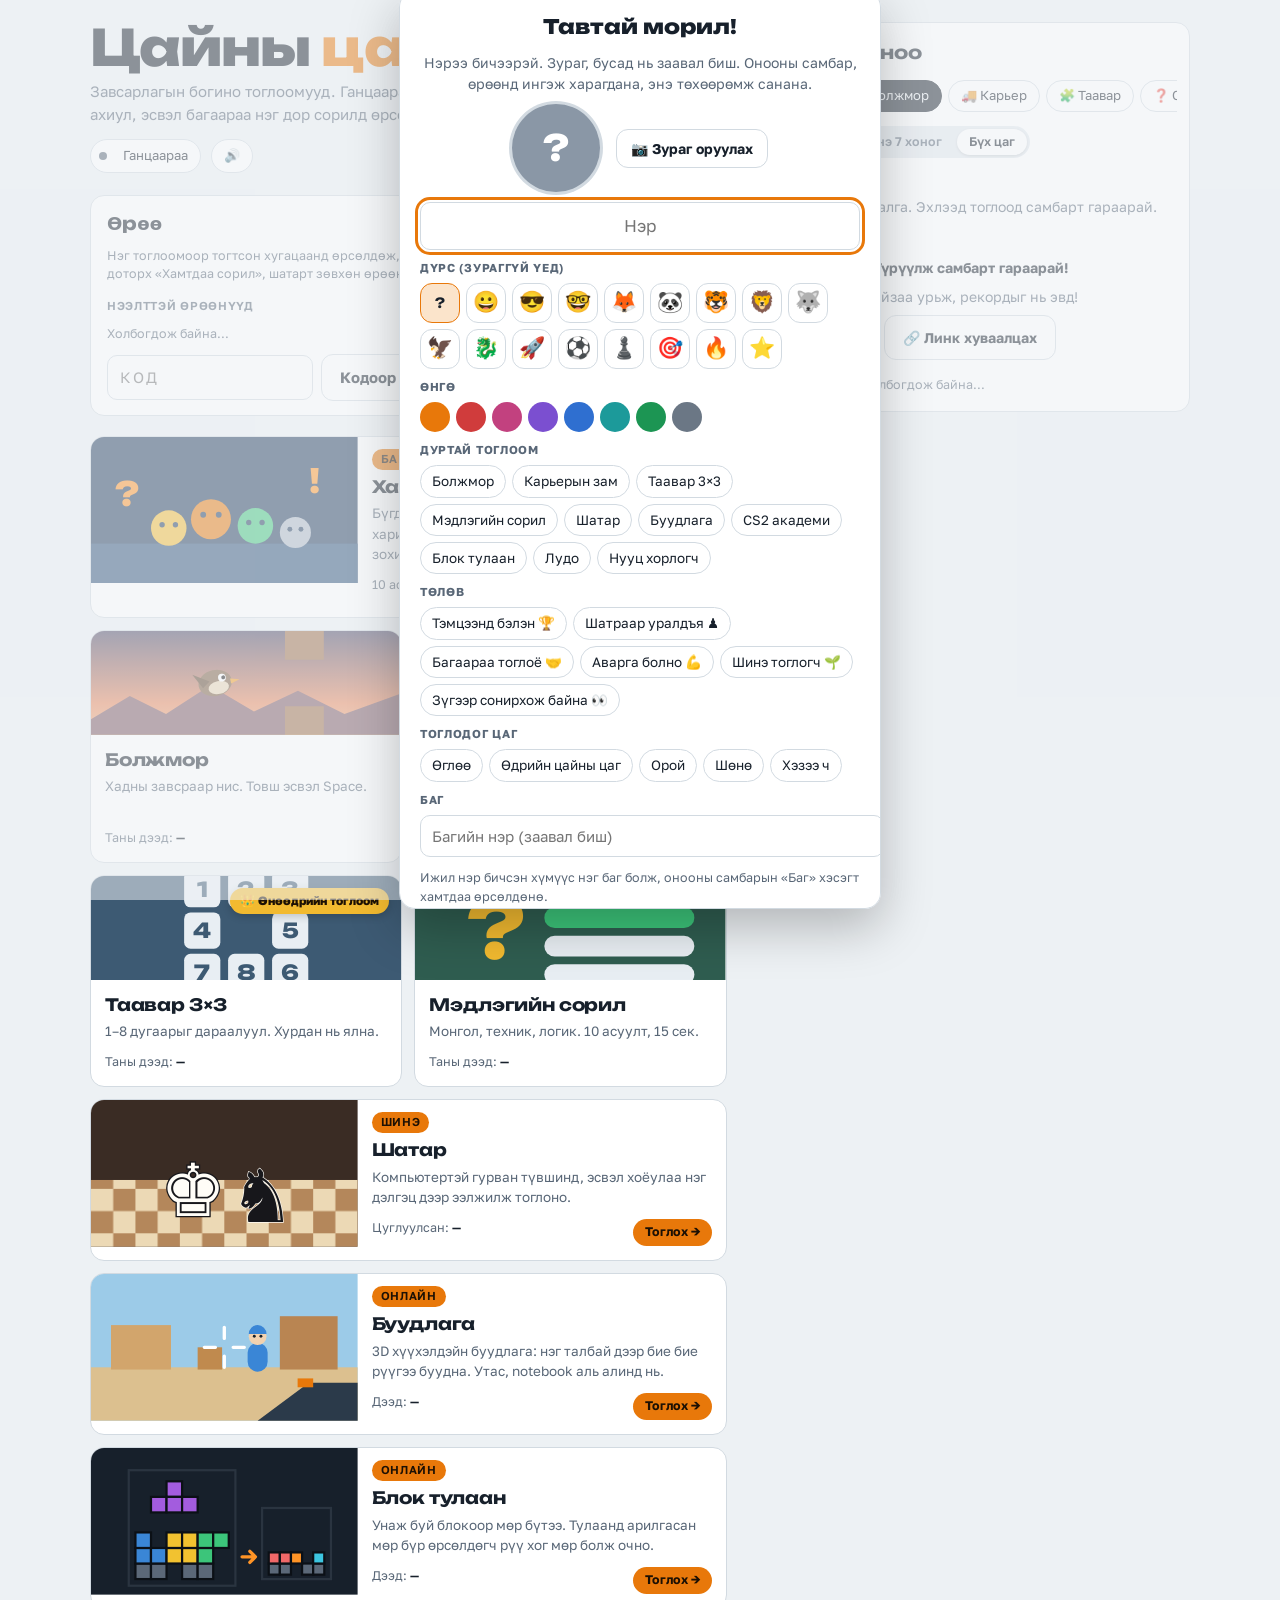
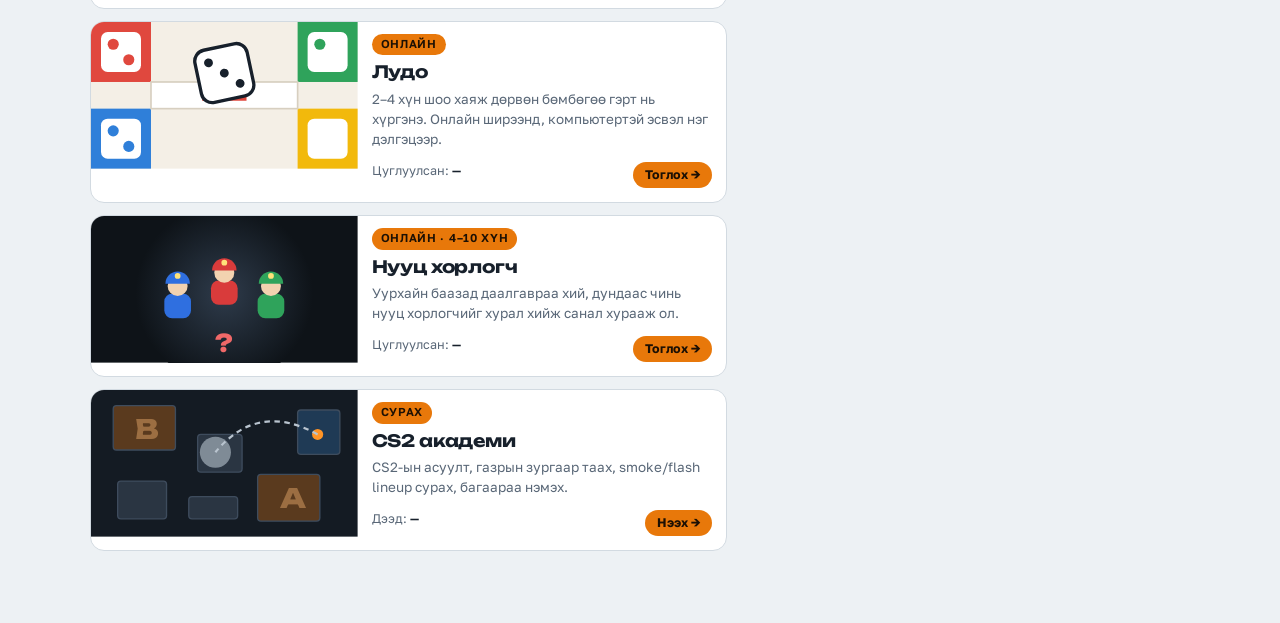
<file: index.html>
<!doctype html>
<html lang="mn">
<head>
<meta charset="utf-8">
<meta name="viewport" content="width=device-width,initial-scale=1,viewport-fit=cover">
<title>Цайны цаг</title>
<meta name="description" content="Завсарлагын богино тоглоомууд: Болжмор, Карьерын зам, Таавар 3×3, Мэдлэгийн сорил, Шатар, Буудлага, Блок тулаан, Лудо, Нууц хорлогч, CS2 академи.">
<link rel="icon" href="data:image/svg+xml,%3Csvg xmlns='http://www.w3.org/2000/svg' viewBox='0 0 64 64'%3E%3Crect width='64' height='64' rx='14' fill='%23E8780A'/%3E%3Ctext x='32' y='45' font-size='36' text-anchor='middle' font-family='Arial' font-weight='700' fill='%2317202B'%3E%D0%A6%3C/text%3E%3C/svg%3E">
<link rel="preconnect" href="https://fonts.googleapis.com">
<link rel="preconnect" href="https://fonts.gstatic.com" crossorigin>
<link rel="stylesheet" href="https://fonts.googleapis.com/css2?family=Caveat:wght@600&family=Golos+Text:wght@400;500;600;700&family=Unbounded:wght@500;700;800&display=swap">
<style>:root{color-scheme:light;padding-top:env(safe-area-inset-top,0px);padding-bottom:env(safe-area-inset-bottom,0px)}body{margin:0;font:14px system-ui,sans-serif}img{max-width:100%}[hidden]{display:none!important}</style>
<link rel="stylesheet" href="app.css?v=0545c3da1a">
</head>
<body>
<div class="wrap hub" id="hub">
 <div class="hub-main">
  <header class="top">
    <div class="brand">
      <h1>Цайны <b>цаг</b></h1>
      <p>Завсарлагын богино тоглоомууд. Ганцаараа дээд амжилтаа ахиул, эсвэл багаараа нэг дор сорилд өрсөлд.</p>
    </div>
    <div class="who">
      <div class="online" id="online" title="Энэ хуудсыг яг одоо нээсэн хүмүүс"><span class="dot"></span><span class="faces" id="faces"></span><span id="onlineTxt">Ганцаараа</span></div>
      <button class="iconbtn" id="nameBtn" type="button" hidden>Нэр</button>
      <button class="iconbtn" id="mute" type="button" aria-label="Дуу асаалттай" title="Дуу асаалттай">🔊</button>
    </div>
  </header>

  <section class="arena" id="arena" aria-label="Өрөө" hidden></section>

    <section class="tiles" aria-label="Тоглоомууд">
      <button class="tile wide" type="button" data-open="live">
        <svg class="art" viewBox="0 0 240 132" preserveAspectRatio="xMidYMid slice" aria-hidden="true">
          <rect width="240" height="132" fill="#1F3A5C"/>
          <g fill="#2C5079"><rect x="0" y="96" width="240" height="36"/></g>
          <g font-family="Unbounded, sans-serif" font-weight="800" font-size="30" fill="#FF9426"><text x="22" y="62">?</text><text x="196" y="50">!</text></g>
          <g><circle cx="70" cy="82" r="16" fill="#F2BA30"/><circle cx="108" cy="74" r="18" fill="#E8780A"/><circle cx="148" cy="80" r="16" fill="#3CC57A"/><circle cx="184" cy="86" r="14" fill="#AAB6C3"/></g>
          <g fill="#1F3A5C"><circle cx="64" cy="79" r="2.4"/><circle cx="76" cy="79" r="2.4"/><circle cx="101" cy="70" r="2.6"/><circle cx="115" cy="70" r="2.6"/><circle cx="142" cy="77" r="2.4"/><circle cx="154" cy="77" r="2.4"/><circle cx="179" cy="83" r="2.2"/><circle cx="189" cy="83" r="2.2"/></g>
        </svg>
        <span class="livebadge" id="liveBadge" hidden><i></i><span id="liveN"></span></span>
        <span class="meta">
          <span class="chip">Багаараа</span>
          <span class="t">Хамтдаа сорил</span>
          <span class="d">Бүгд нэг дор нээгээд, нэг ижил асуултад зэрэг хариулна. Өөрийн асуултаа бэлдэж тэмцээн ч зохиож болно.</span>
          <span class="foot"><span id="liveFoot">10 асуулт · 15 сек</span><b>Тоглох →</b></span>
        </span>
      </button>

      <button class="tile" type="button" data-open="flappy">
        <svg class="art" viewBox="0 0 240 104" preserveAspectRatio="xMidYMid slice" aria-hidden="true">
          <defs><linearGradient id="dusk" x1="0" y1="0" x2="0" y2="1"><stop offset="0" stop-color="#2B3A67"/><stop offset=".65" stop-color="#E8865A"/><stop offset="1" stop-color="#F6C48B"/></linearGradient></defs>
          <rect width="240" height="104" fill="url(#dusk)"/>
          <path d="M0 80 L30 62 L58 76 L92 54 L126 74 L160 58 L196 76 L240 60 L240 104 L0 104Z" fill="#7A5560"/>
          <rect x="150" y="0" width="30" height="34" fill="#9C6B45"/><rect x="150" y="70" width="30" height="34" fill="#9C6B45"/>
          <rect x="0" y="92" width="240" height="12" fill="#C99B5E"/>
          <g transform="translate(96 52) rotate(-12)"><ellipse rx="13" ry="10" fill="#7B5C3E"/><ellipse cx="2" cy="4" rx="8" ry="5" fill="#E9D6B5"/><path d="M-4 -2 L-16 -10 L-10 2Z" fill="#5E432B"/><circle cx="6" cy="-3" r="3" fill="#fff"/><circle cx="7" cy="-3" r="1.5" fill="#111"/><path d="M12 -1 L19 1 L12 3Z" fill="#F29A1A"/></g>
        </svg>
        <span class="meta"><span class="t">Болжмор</span><span class="d">Хадны завсраар нис. Товш эсвэл Space.</span>
          <span class="foot"><span>Таны дээд: <b class="num" data-best="flappy">—</b></span></span></span>
      </button>

      <button class="tile" type="button" data-open="race">
        <svg class="art" viewBox="0 0 240 104" preserveAspectRatio="xMidYMid slice" aria-hidden="true">
          <rect width="240" height="104" fill="#D8B67E"/>
          <rect x="62" width="116" height="104" fill="#A8865C"/><rect x="56" width="6" height="104" fill="#8E6F49"/><rect x="178" width="6" height="104" fill="#8E6F49"/>
          <g fill="rgba(255,240,210,.6)"><rect x="99" y="4" width="3" height="16"/><rect x="99" y="38" width="3" height="16"/><rect x="99" y="72" width="3" height="16"/><rect x="138" y="4" width="3" height="16"/><rect x="138" y="38" width="3" height="16"/><rect x="138" y="72" width="3" height="16"/></g>
          <g transform="translate(120 70)"><rect x="-12" y="-10" width="24" height="30" rx="2" fill="#F29A1A"/><rect x="-10" y="-22" width="20" height="12" rx="2" fill="#E9EEF2"/><rect x="-8" y="-20" width="16" height="4" fill="#2B3A4A"/></g>
          <g transform="translate(160 24)"><polygon points="-10,-6 2,-10 11,-2 8,8 -6,9" fill="#7D7A74"/></g>
          <g transform="translate(82 30)"><rect x="-7" y="-9" width="14" height="18" rx="2" fill="#D03C3C"/></g>
          <circle cx="24" cy="30" r="5" fill="#9AA36A"/><circle cx="214" cy="70" r="6" fill="#9AA36A"/><circle cx="30" cy="84" r="4" fill="#9AA36A"/>
        </svg>
        <span class="meta"><span class="t">Карьерын зам</span><span class="d">Чулуу, БелАЗ-аас зайлсхийж, шатахуун цуглуул.</span>
          <span class="foot"><span>Таны дээд: <b class="num" data-best="race">—</b></span></span></span>
      </button>

      <button class="tile" type="button" data-open="puzzle">
        <svg class="art" viewBox="0 0 240 104" preserveAspectRatio="xMidYMid slice" aria-hidden="true">
          <rect width="240" height="104" fill="#3D5A73"/>
          <g font-family="Unbounded, sans-serif" font-weight="800" font-size="16" text-anchor="middle">
            <g fill="#E8EEF3"><rect x="72" y="8" width="28" height="28" rx="5"/><rect x="106" y="8" width="28" height="28" rx="5"/><rect x="140" y="8" width="28" height="28" rx="5"/><rect x="72" y="40" width="28" height="28" rx="5"/><rect x="140" y="40" width="28" height="28" rx="5"/><rect x="72" y="72" width="28" height="28" rx="5"/><rect x="106" y="72" width="28" height="28" rx="5"/><rect x="140" y="72" width="28" height="28" rx="5"/></g>
            <g fill="#3D5A73"><text x="86" y="28">1</text><text x="120" y="28">2</text><text x="154" y="28">3</text><text x="86" y="60">4</text><text x="154" y="60">5</text><text x="86" y="92">7</text><text x="120" y="92">8</text><text x="154" y="92">6</text></g>
          </g>
        </svg>
        <span class="meta"><span class="t">Таавар 3×3</span><span class="d">1–8 дугаарыг дараалуул. Хурдан нь ялна.</span>
          <span class="foot"><span>Таны дээд: <b class="num" data-best="puzzle">—</b></span></span></span>
      </button>

      <button class="tile" type="button" data-open="quiz">
        <svg class="art" viewBox="0 0 240 104" preserveAspectRatio="xMidYMid slice" aria-hidden="true">
          <rect width="240" height="104" fill="#2F5D50"/>
          <text x="40" y="76" font-family="Unbounded, sans-serif" font-weight="800" font-size="62" fill="#F2BA30">?</text>
          <g><rect x="100" y="14" width="116" height="16" rx="8" fill="#E8EEF3"/><rect x="100" y="36" width="116" height="16" rx="8" fill="#3CC57A"/><rect x="100" y="58" width="116" height="16" rx="8" fill="#E8EEF3"/><rect x="100" y="80" width="116" height="16" rx="8" fill="#E8EEF3"/></g>
        </svg>
        <span class="meta"><span class="t">Мэдлэгийн сорил</span><span class="d">Монгол, техник, логик. 10 асуулт, 15 сек.</span>
          <span class="foot"><span>Таны дээд: <b class="num" data-best="quiz">—</b></span></span></span>
      </button>

      <button class="tile wide" type="button" data-open="chess">
        <svg class="art" viewBox="0 0 240 132" preserveAspectRatio="xMidYMid slice" aria-hidden="true">
          <defs><pattern id="chk" width="40" height="40" patternUnits="userSpaceOnUse"><rect width="40" height="40" fill="#B4875B"/><rect width="20" height="20" fill="#ECD9B5"/><rect x="20" y="20" width="20" height="20" fill="#ECD9B5"/></pattern></defs>
          <rect width="240" height="132" fill="#3A2C24"/>
          <rect y="72" width="240" height="60" fill="url(#chk)"/>
          <g font-family="'Segoe UI Symbol','Noto Sans Symbols 2','Apple Symbols','DejaVu Sans',sans-serif" font-size="66" text-anchor="middle" paint-order="stroke">
            <text x="92" y="104" fill="#FFFDF7" stroke="#17171B" stroke-width="2.4">&#x265A;&#xFE0E;</text>
            <text x="154" y="110" fill="#17171B" stroke="#FFFDF7" stroke-width="1.2">&#x265E;&#xFE0E;</text>
          </g>
        </svg>
        <span class="meta">
          <span class="chip">Шинэ</span>
          <span class="t">Шатар</span>
          <span class="d">Компьютертэй гурван түвшинд, эсвэл хоёулаа нэг дэлгэц дээр ээлжилж тоглоно.</span>
          <span class="foot"><span>Цуглуулсан: <b class="num" data-best="chess">—</b></span><b>Тоглох →</b></span>
        </span>
      </button>

      <button class="tile wide" type="button" data-open="fps">
        <svg class="art" viewBox="0 0 240 132" preserveAspectRatio="xMidYMid slice" aria-hidden="true">
          <rect width="240" height="132" fill="#9CCBE8"/>
          <rect y="84" width="240" height="48" fill="#DCC08F"/>
          <rect x="18" y="46" width="54" height="40" fill="#D2A56C"/><rect x="170" y="38" width="52" height="48" fill="#B98552"/>
          <rect x="96" y="66" width="22" height="20" fill="#C08A4E"/>
          <g transform="translate(150 60)"><rect x="-9" y="2" width="18" height="26" rx="9" fill="#3A86D6"/><circle r="8" cy="-4" fill="#F2D2B0"/><path d="M-8 -6 a8 8 0 0 1 16 0z" fill="#3A86D6"/><circle cx="-3" cy="-4" r="1.3" fill="#17202B"/><circle cx="3" cy="-4" r="1.3" fill="#17202B"/></g>
          <g stroke="#fff" stroke-width="3" stroke-linecap="round"><path d="M120 48v10M120 74v10M102 66h10M128 66h10"/></g>
          <path d="M150 132 L196 98 L240 98 L240 132Z" fill="#2B3A4A"/><rect x="186" y="94" width="14" height="8" fill="#E8780A"/>
        </svg>
        <span class="meta">
          <span class="chip">Онлайн</span>
          <span class="t">Буудлага</span>
          <span class="d">3D хүүхэлдэйн буудлага: нэг талбай дээр бие бие рүүгээ буудна. Утас, notebook аль алинд нь.</span>
          <span class="foot"><span>Дээд: <b class="num" data-best="fps">—</b></span><b>Тоглох →</b></span>
        </span>
      </button>

      <button class="tile wide" type="button" data-open="blok">
        <svg class="art" viewBox="0 0 240 132" preserveAspectRatio="xMidYMid slice" aria-hidden="true">
          <rect width="240" height="132" fill="#17202B"/>
          <g stroke="#0B1016" stroke-width="2">
            <rect x="40" y="104" width="14" height="14" fill="#5B6878"/><rect x="54" y="104" width="14" height="14" fill="#5B6878"/><rect x="82" y="104" width="14" height="14" fill="#5B6878"/><rect x="96" y="104" width="14" height="14" fill="#5B6878"/>
            <rect x="40" y="90" width="14" height="14" fill="#3A86D6"/><rect x="54" y="90" width="14" height="14" fill="#3A86D6"/><rect x="68" y="90" width="14" height="14" fill="#F2C230"/><rect x="82" y="90" width="14" height="14" fill="#F2C230"/><rect x="96" y="90" width="14" height="14" fill="#3CC57A"/>
            <rect x="40" y="76" width="14" height="14" fill="#3A86D6"/><rect x="68" y="76" width="14" height="14" fill="#F2C230"/><rect x="82" y="76" width="14" height="14" fill="#F2C230"/><rect x="96" y="76" width="14" height="14" fill="#3CC57A"/><rect x="110" y="76" width="14" height="14" fill="#3CC57A"/>
            <rect x="68" y="30" width="14" height="14" fill="#A35CDE"/><rect x="54" y="44" width="14" height="14" fill="#A35CDE"/><rect x="68" y="44" width="14" height="14" fill="#A35CDE"/><rect x="82" y="44" width="14" height="14" fill="#A35CDE"/>
            <rect x="160" y="104" width="10" height="10" fill="#5B6878"/><rect x="170" y="104" width="10" height="10" fill="#5B6878"/><rect x="190" y="104" width="10" height="10" fill="#5B6878"/><rect x="200" y="104" width="10" height="10" fill="#5B6878"/>
            <rect x="160" y="94" width="10" height="10" fill="#F06868"/><rect x="170" y="94" width="10" height="10" fill="#F06868"/><rect x="180" y="94" width="10" height="10" fill="#FF9426"/><rect x="200" y="94" width="10" height="10" fill="#3CC5E0"/>
          </g>
          <rect x="34" y="20" width="96" height="104" fill="none" stroke="#2A3440" stroke-width="2"/><rect x="154" y="54" width="62" height="64" fill="none" stroke="#2A3440" stroke-width="2"/>
          <path d="M136 98 h12 m-5 -5 l5 5 l-5 5" stroke="#FF9426" stroke-width="3" fill="none" stroke-linecap="round" stroke-linejoin="round"/>
        </svg>
        <span class="meta">
          <span class="chip">Онлайн</span>
          <span class="t">Блок тулаан</span>
          <span class="d">Унаж буй блокоор мөр бүтээ. Тулаанд арилгасан мөр бүр өрсөлдөгч рүү хог мөр болж очно.</span>
          <span class="foot"><span>Дээд: <b class="num" data-best="blok">—</b></span><b>Тоглох →</b></span>
        </span>
      </button>

      <button class="tile wide" type="button" data-open="ludo">
        <svg class="art" viewBox="0 0 240 132" preserveAspectRatio="xMidYMid slice" aria-hidden="true">
          <rect width="240" height="132" fill="#F4EFE6"/>
          <rect x="0" y="0" width="54" height="54" fill="#E0483E"/><rect x="186" y="0" width="54" height="54" fill="#2FA35B"/><rect x="186" y="78" width="54" height="54" fill="#F2B90C"/><rect x="0" y="78" width="54" height="54" fill="#2F7FD9"/>
          <g fill="#fff"><rect x="9" y="9" width="36" height="36" rx="6"/><rect x="195" y="9" width="36" height="36" rx="6"/><rect x="195" y="87" width="36" height="36" rx="6"/><rect x="9" y="87" width="36" height="36" rx="6"/></g>
          <g fill="#E0483E"><circle cx="20" cy="20" r="5"/><circle cx="34" cy="34" r="5"/></g><g fill="#2FA35B"><circle cx="206" cy="20" r="5"/></g><g fill="#2F7FD9"><circle cx="20" cy="98" r="5"/><circle cx="34" cy="112" r="5"/></g>
          <g stroke="#D7CFC0" stroke-width="1.5" fill="#fff"><rect x="54" y="54" width="132" height="24"/></g>
          <path d="M100 66h40" stroke="#E0483E" stroke-width="10"/>
          <rect x="96" y="22" width="48" height="48" rx="10" fill="#fff" stroke="#17202B" stroke-width="3" transform="rotate(-12 120 46)"/>
          <g fill="#17202B" transform="rotate(-12 120 46)"><circle cx="108" cy="34" r="4"/><circle cx="120" cy="46" r="4"/><circle cx="132" cy="58" r="4"/></g>
        </svg>
        <span class="meta">
          <span class="chip">Онлайн</span>
          <span class="t">Лудо</span>
          <span class="d">2–4 хүн шоо хаяж дөрвөн бөмбөгөө гэрт нь хүргэнэ. Онлайн ширээнд, компьютертэй эсвэл нэг дэлгэцээр.</span>
          <span class="foot"><span>Цуглуулсан: <b class="num" data-best="ludo">—</b></span><b>Тоглох →</b></span>
        </span>
      </button>

      <button class="tile wide" type="button" data-open="imp">
        <svg class="art" viewBox="0 0 240 132" preserveAspectRatio="xMidYMid slice" aria-hidden="true">
          <rect width="240" height="132" fill="#0E1318"/>
          <radialGradient id="impLamp" cx=".5" cy=".5" r=".5"><stop offset="0" stop-color="#2E3B4B"/><stop offset="1" stop-color="#0E1318"/></radialGradient>
          <circle cx="120" cy="70" r="80" fill="url(#impLamp)"/>
          <g transform="translate(78 74)"><rect x="-12" y="-4" width="24" height="22" rx="7" fill="#2F6FE0"/><circle cy="-11" r="9" fill="#F2D2B0"/><path d="M-11-13a11 11 0 0 1 22 0z" fill="#2F6FE0"/><circle cy="-20" r="2.6" fill="#FFE27A"/></g>
          <g transform="translate(162 74)"><rect x="-12" y="-4" width="24" height="22" rx="7" fill="#2FA35B"/><circle cy="-11" r="9" fill="#F2D2B0"/><path d="M-11-13a11 11 0 0 1 22 0z" fill="#2FA35B"/><circle cy="-20" r="2.6" fill="#FFE27A"/></g>
          <g transform="translate(120 62)"><rect x="-12" y="-4" width="24" height="22" rx="7" fill="#D93B3B"/><circle cy="-11" r="9" fill="#F2D2B0"/><path d="M-11-13a11 11 0 0 1 22 0z" fill="#D93B3B"/><circle cy="-20" r="2.6" fill="#FFE27A"/></g>
          <text x="120" y="122" text-anchor="middle" font-family="Unbounded, sans-serif" font-weight="800" font-size="22" fill="#F06868">?</text>
        </svg>
        <span class="meta">
          <span class="chip">Онлайн · 4–10 хүн</span>
          <span class="t">Нууц хорлогч</span>
          <span class="d">Уурхайн баазад даалгавраа хий, дундаас чинь нууц хорлогчийг хурал хийж санал хурааж ол.</span>
          <span class="foot"><span>Цуглуулсан: <b class="num" data-best="imp">—</b></span><b>Тоглох →</b></span>
        </span>
      </button>

      <button class="tile wide" type="button" data-open="cs2">
        <svg class="art" viewBox="0 0 240 132" preserveAspectRatio="xMidYMid slice" aria-hidden="true">
          <rect width="240" height="132" fill="#141B23"/>
          <g stroke="#3E4C5D" stroke-width="1.2">
            <rect x="20" y="14" width="56" height="40" rx="3" fill="#5A3A1E"/><rect x="150" y="76" width="56" height="42" rx="3" fill="#5A3A1E"/>
            <rect x="96" y="40" width="40" height="34" rx="3" fill="#2A3542"/><rect x="186" y="18" width="38" height="40" rx="3" fill="#1F3A55"/>
            <rect x="24" y="82" width="44" height="34" rx="3" fill="#2A3542"/><rect x="88" y="96" width="44" height="20" rx="3" fill="#2A3542"/>
          </g>
          <g font-family="Unbounded, sans-serif" font-weight="800" font-size="24" fill="rgba(255,190,120,.4)"><text x="40" y="44">B</text><text x="170" y="106">A</text></g>
          <circle cx="204" cy="40" r="5" fill="#FF9426"/>
          <path d="M204 40 Q150 10 112 56" fill="none" stroke="#B9C4CF" stroke-width="2" stroke-dasharray="5 4"/>
          <circle cx="112" cy="56" r="14" fill="rgba(185,196,207,.6)"/>
        </svg>
        <span class="meta">
          <span class="chip">Сурах</span>
          <span class="t">CS2 академи</span>
          <span class="d">CS2-ын асуулт, газрын зургаар таах, smoke/flash lineup сурах, багаараа нэмэх.</span>
          <span class="foot"><span>Дээд: <b class="num" data-best="cs2">—</b></span><b>Нээх →</b></span>
        </span>
      </button>
    </section>
 </div>

 <div class="hub-right">
    <section class="ads" id="ads" aria-label="Зарлал" hidden></section>

    <aside class="board" aria-label="Шилдэг оноо">
      <h2>Шилдэг оноо</h2>
      <div class="tabs" id="tabs">
        <button type="button" data-tab="team" aria-pressed="false">👥 Баг</button>
        <button type="button" data-tab="flappy" aria-pressed="true">🐦 Болжмор</button>
        <button type="button" data-tab="race" aria-pressed="false">🚚 Карьер</button>
        <button type="button" data-tab="puzzle" aria-pressed="false">🧩 Таавар</button>
        <button type="button" data-tab="quiz" aria-pressed="false">❓ Сорил</button>
        <button type="button" data-tab="chess" aria-pressed="false">♟️ Шатар</button>
        <button type="button" data-tab="fps" aria-pressed="false">🎯 Буудлага</button>
        <button type="button" data-tab="blok" aria-pressed="false">🧱 Блок</button>
        <button type="button" data-tab="ludo" aria-pressed="false">🎲 Лудо</button>
        <button type="button" data-tab="imp" aria-pressed="false">🕵️ Хорлогч</button>
        <button type="button" data-tab="cs2" aria-pressed="false">💣 CS2</button>
      </div>
      <div class="per" id="per" role="group" aria-label="Хугацаа">
        <button type="button" data-per="day">Өнөөдөр</button>
        <button type="button" data-per="week">Энэ 7 хоног</button>
        <button type="button" data-per="all">Бүх цаг</button>
      </div>
      <ol class="rows" id="rows"></ol>
      <p class="empty" id="boardEmpty">Одоогоор оноо алга. Эхлээд тоглоод самбарт гараарай.</p>
      <div class="boardcta" id="boardCta" hidden></div>
      <p class="note" id="boardNote">Багийн самбар холбогдож байна…</p>
    </aside>
 </div>

 <div class="hub-left">
  <section class="notes" id="notes" aria-label="Хэлэх үг" hidden></section>
 </div>
</div>

<section class="view" id="play" hidden>
  <div class="bar">
    <button class="back" type="button" data-back>← Буцах</button>
    <h2 id="playTitle">Тоглоом</h2>
    <div class="hud"><small id="hudLabel">Оноо</small><span id="hud">0</span></div>
  </div>
  <div class="stage" id="stage">
    <canvas id="cv" width="360" height="600" aria-label="Тоглоомын талбар"></canvas>
    <div id="pzWrap" hidden><div id="pz" role="grid" aria-label="Таавар"></div><p class="pzinfo" id="pzInfo">Хоосон нүдний хажуугийн дугаар дээр товш. Сумаар ч болно.</p></div>
    <div class="ov" id="ovReady"><div class="card"><h3 id="rdTitle">Бэлэн үү?</h3><p id="rdHow"></p><div class="btns"><button class="btn" type="button" id="rdGo">Эхлэх</button></div></div></div>
    <div class="ov" id="ovOver" hidden><div class="card">
      <h3 id="ovTitle">Тоглоом дууслаа</h3>
      <div class="big" id="ovScore">0</div>
      <p id="ovBest"></p>
      <p id="ovSaved"></p>
      <div class="btns"><button class="btn" type="button" id="ovAgain">Дахин тоглох</button><button class="btn ghost" type="button" data-back>Буцах</button></div>
    </div></div>
  </div>
</section>

<section class="view" id="quizv" hidden>
  <div class="bar">
    <button class="back" type="button" data-back>← Буцах</button>
    <h2 id="qTitle">Мэдлэгийн сорил</h2>
    <div class="hud"><small>Оноо</small><span id="qHud">0</span></div>
  </div>
  <div class="qwrap">
    <div class="qmain" id="qMain"></div>
    <aside class="side" id="qSide" hidden></aside>
  </div>
</section>

<div class="toast" id="toast" role="status" aria-live="polite" hidden></div>
<div class="ann" id="ann" role="status" aria-live="polite" hidden></div>
<canvas id="confetti" hidden></canvas>

<div class="ov dim namedlg" id="nameDlg" hidden><div class="card pcard">
  <h3 id="pfTitle">Профайл</h3>
  <p id="pfLead"></p>
  <div class="pfhead"><span class="face big" id="pfFace"></span>
    <div class="pfpic"><button class="btn ghost" type="button" id="pfPick">📷 Зураг оруулах</button><button class="btn ghost" type="button" id="pfNoPic" hidden>Зургаа арилгах</button><input type="file" id="pfFile" accept="image/*" hidden></div></div>
  <div class="field" id="pfNameF"><input id="nameIn" maxlength="24" placeholder="Нэр" autocomplete="nickname"></div>
  <div class="pfsec"><b>Дүрс (зураггүй үед)</b><div class="pfopts emo" id="pfEmo"></div></div>
  <div class="pfsec"><b>Өнгө</b><div class="pfopts col" id="pfCol"></div></div>
  <div class="pfsec"><b>Дуртай тоглоом</b><div class="pfopts" id="pfGame"></div></div>
  <div class="pfsec"><b>Төлөв</b><div class="pfopts" id="pfStat"></div></div>
  <div class="pfsec"><b>Тоглодог цаг</b><div class="pfopts" id="pfTime"></div></div>
  <div class="pfsec"><b>Баг</b><input id="pfTeam" maxlength="20" placeholder="Багийн нэр (заавал биш)" autocomplete="off"><div class="pfopts" id="pfTeams"></div><span class="pfhint">Ижил нэр бичсэн хүмүүс нэг баг болж, онооны самбарын «Баг» хэсэгт хамтдаа өрсөлдөнө.</span></div>
  <p class="pferr" id="pfErr"></p>
  <div class="btns"><button class="btn" type="button" id="nameOk">Хадгалах</button><button class="btn ghost" type="button" id="nameX" hidden>Болих</button></div>
</div></div>
<div class="ov dim namedlg" id="pfView" hidden><div class="card pcard pfview" id="pfBody"></div></div>

<section class="view" id="chessv" hidden>
  <div class="bar">
    <button class="back" type="button" data-back>← Буцах</button>
    <h2>Шатар</h2>
    <div class="hud"><small>Нүүдэл</small><span id="chHud">1</span></div>
  </div>
  <div class="chstage">
    <div class="chwrap">
      <div class="chmain">
        <div class="chwho" id="chTop"></div>
        <div class="chboard" id="chb" aria-label="Шатрын хөлөг"></div>
        <div class="chwho" id="chBot"></div>
      </div>
      <aside class="chpanel">
        <p class="chstatus" id="chStatus" aria-live="polite"></p>
        <div class="chbtns">
          <button class="btn ghost" type="button" id="chUndo">↶ Буцаах</button>
          <button class="btn ghost" type="button" id="chFlip">⇅ Эргүүлэх</button>
          <button class="btn ghost" type="button" id="chResign">Бууж өгөх</button>
          <button class="btn" type="button" id="chNew">Шинэ тоглоом</button>
        </div>
        <ol class="chmoves" id="chMoves" aria-label="Нүүдлүүд" hidden></ol>
      </aside>
    </div>
    <div class="ov dim" id="chSetup" hidden><div class="card chcard">
      <h3>Шатар</h3>
      <div class="seg" id="chModes" role="group" aria-label="Хэнтэй тоглох"><button type="button" data-mode="ai">Компьютер</button><button type="button" data-mode="two">Хоёулаа</button><button type="button" data-mode="net">Онлайн</button><button type="button" data-mode="tour">Тэмцээн</button></div>
      <div class="chbody" id="chBody"></div>
    </div></div>
    <div class="ov dim" id="chEnd" hidden><div class="card">
      <h3 id="chEndT"></h3>
      <p id="chEndD"></p>
      <p class="rec" id="chEndP"></p>
      <div class="btns"><button class="btn" type="button" id="chAgain">Шинэ тоглоом</button><button class="btn ghost" type="button" id="chLook">Хөлөг харах</button></div>
    </div></div>
    <div class="ov dim" id="chPromo" hidden><div class="card">
      <h3>Хүү юу болох вэ?</h3>
      <div class="promo" id="chPromoBtns"></div>
      <div class="btns"><button class="btn ghost" type="button" id="chPromoX">Болих</button></div>
    </div></div>
  </div>
</section>
<script src="firebase-config.js"></script>
<script src="app.js?v=cace5fd34b"></script>
</body>
</html>
</file>
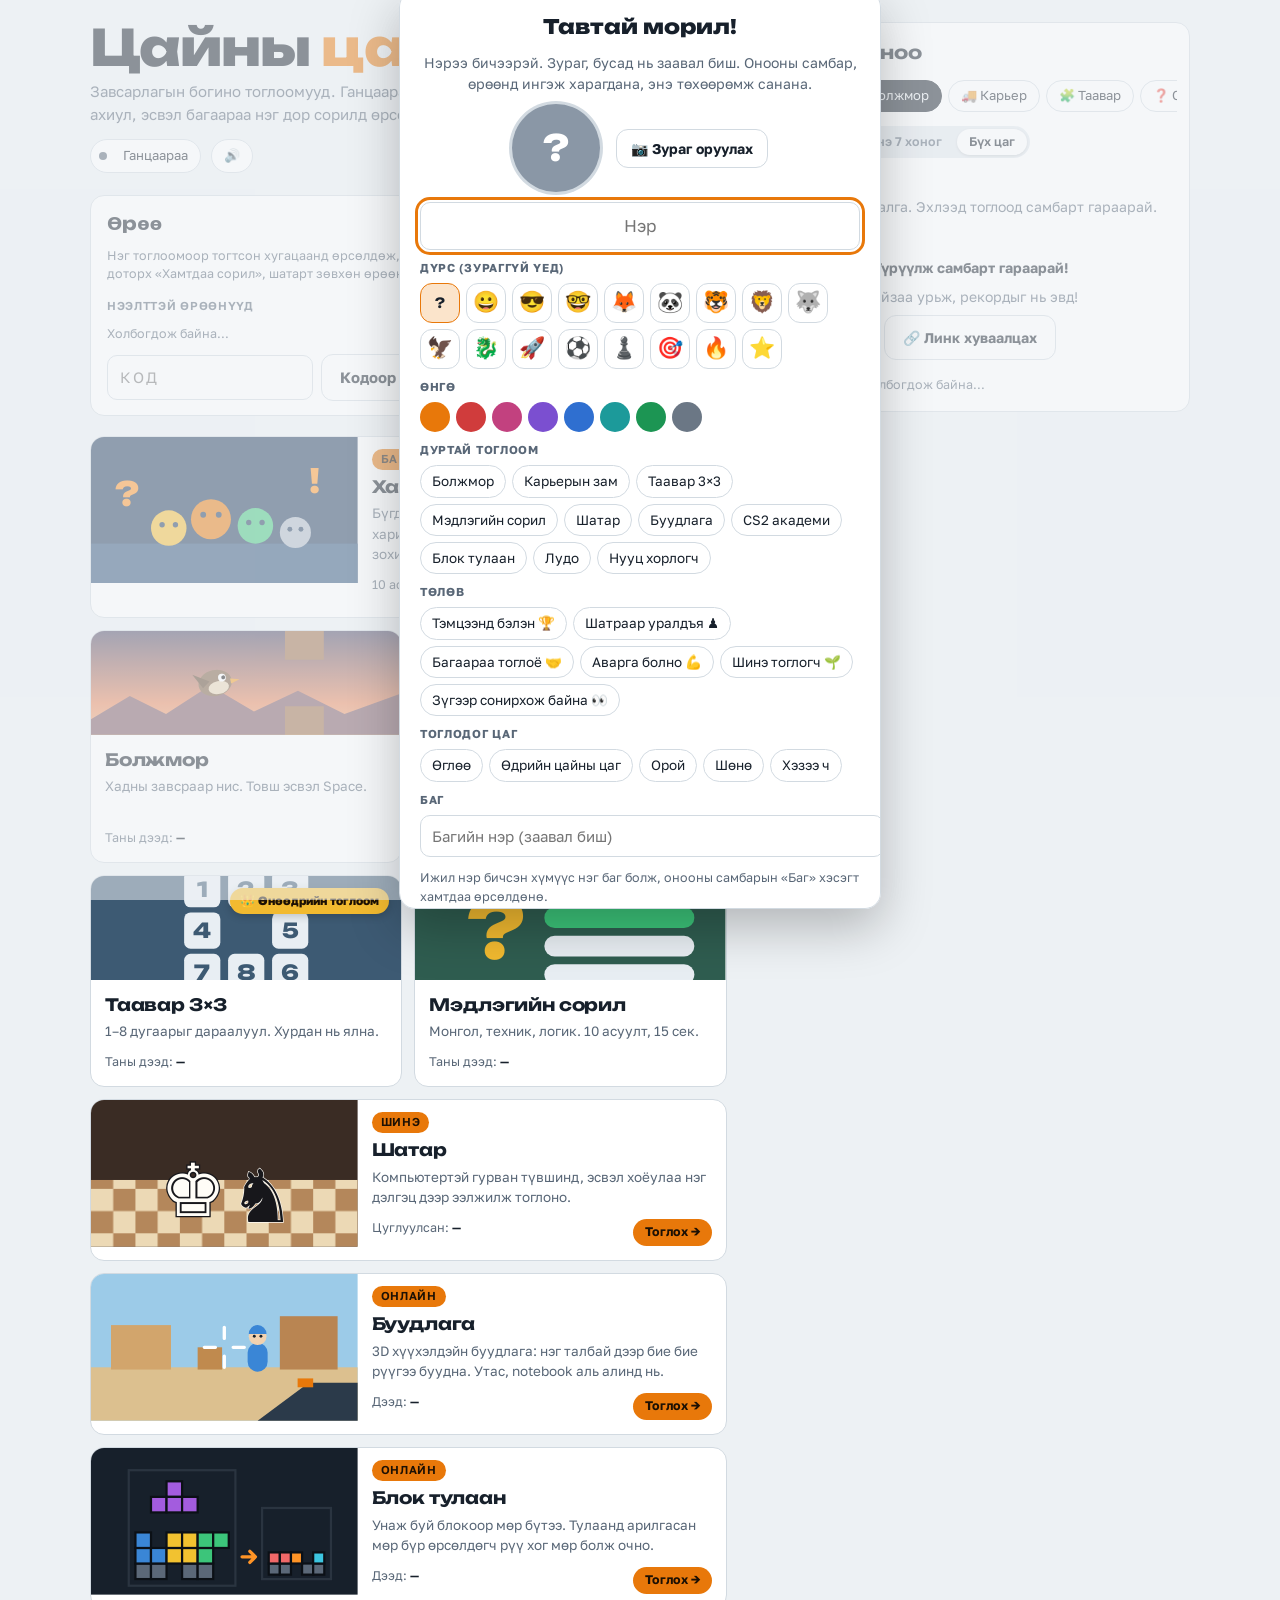
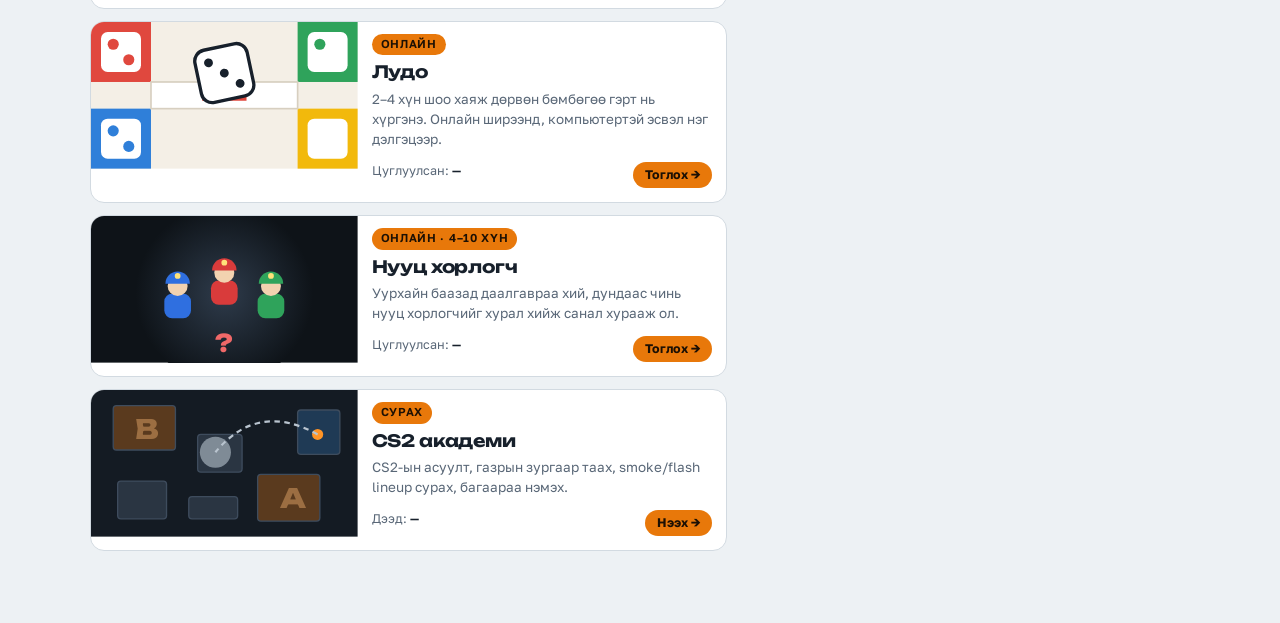
<file: bolzhmor.html>
<!doctype html>
<html lang="mn">
<head>
<meta charset="utf-8">
<meta name="viewport" content="width=device-width,initial-scale=1,viewport-fit=cover">
<title>Болжмор · Цайны цаг</title>
<meta name="description" content="Завсарлагын богино тоглоомууд: Болжмор, Карьерын зам, Таавар 3×3, Мэдлэгийн сорил, Шатар, Буудлага, Блок тулаан, Лудо, Нууц хорлогч, CS2 академи.">
<link rel="icon" href="data:image/svg+xml,%3Csvg xmlns='http://www.w3.org/2000/svg' viewBox='0 0 64 64'%3E%3Crect width='64' height='64' rx='14' fill='%23E8780A'/%3E%3Ctext x='32' y='45' font-size='36' text-anchor='middle' font-family='Arial' font-weight='700' fill='%2317202B'%3E%D0%A6%3C/text%3E%3C/svg%3E">
<link rel="preconnect" href="https://fonts.googleapis.com">
<link rel="preconnect" href="https://fonts.gstatic.com" crossorigin>
<link rel="stylesheet" href="https://fonts.googleapis.com/css2?family=Caveat:wght@600&family=Golos+Text:wght@400;500;600;700&family=Unbounded:wght@500;700;800&display=swap">
<style>:root{color-scheme:light;padding-top:env(safe-area-inset-top,0px);padding-bottom:env(safe-area-inset-bottom,0px)}body{margin:0;font:14px system-ui,sans-serif}img{max-width:100%}[hidden]{display:none!important}</style>
<link rel="stylesheet" href="app.css?v=0545c3da1a">
</head>
<body data-start="flappy">
<div class="wrap hub" id="hub">
 <div class="hub-main">
  <header class="top">
    <div class="brand">
      <h1>Цайны <b>цаг</b></h1>
      <p>Завсарлагын богино тоглоомууд. Ганцаараа дээд амжилтаа ахиул, эсвэл багаараа нэг дор сорилд өрсөлд.</p>
    </div>
    <div class="who">
      <div class="online" id="online" title="Энэ хуудсыг яг одоо нээсэн хүмүүс"><span class="dot"></span><span class="faces" id="faces"></span><span id="onlineTxt">Ганцаараа</span></div>
      <button class="iconbtn" id="nameBtn" type="button" hidden>Нэр</button>
      <button class="iconbtn" id="mute" type="button" aria-label="Дуу асаалттай" title="Дуу асаалттай">🔊</button>
    </div>
  </header>

  <section class="arena" id="arena" aria-label="Өрөө" hidden></section>

    <section class="tiles" aria-label="Тоглоомууд">
      <button class="tile wide" type="button" data-open="live">
        <svg class="art" viewBox="0 0 240 132" preserveAspectRatio="xMidYMid slice" aria-hidden="true">
          <rect width="240" height="132" fill="#1F3A5C"/>
          <g fill="#2C5079"><rect x="0" y="96" width="240" height="36"/></g>
          <g font-family="Unbounded, sans-serif" font-weight="800" font-size="30" fill="#FF9426"><text x="22" y="62">?</text><text x="196" y="50">!</text></g>
          <g><circle cx="70" cy="82" r="16" fill="#F2BA30"/><circle cx="108" cy="74" r="18" fill="#E8780A"/><circle cx="148" cy="80" r="16" fill="#3CC57A"/><circle cx="184" cy="86" r="14" fill="#AAB6C3"/></g>
          <g fill="#1F3A5C"><circle cx="64" cy="79" r="2.4"/><circle cx="76" cy="79" r="2.4"/><circle cx="101" cy="70" r="2.6"/><circle cx="115" cy="70" r="2.6"/><circle cx="142" cy="77" r="2.4"/><circle cx="154" cy="77" r="2.4"/><circle cx="179" cy="83" r="2.2"/><circle cx="189" cy="83" r="2.2"/></g>
        </svg>
        <span class="livebadge" id="liveBadge" hidden><i></i><span id="liveN"></span></span>
        <span class="meta">
          <span class="chip">Багаараа</span>
          <span class="t">Хамтдаа сорил</span>
          <span class="d">Бүгд нэг дор нээгээд, нэг ижил асуултад зэрэг хариулна. Өөрийн асуултаа бэлдэж тэмцээн ч зохиож болно.</span>
          <span class="foot"><span id="liveFoot">10 асуулт · 15 сек</span><b>Тоглох →</b></span>
        </span>
      </button>

      <button class="tile" type="button" data-open="flappy">
        <svg class="art" viewBox="0 0 240 104" preserveAspectRatio="xMidYMid slice" aria-hidden="true">
          <defs><linearGradient id="dusk" x1="0" y1="0" x2="0" y2="1"><stop offset="0" stop-color="#2B3A67"/><stop offset=".65" stop-color="#E8865A"/><stop offset="1" stop-color="#F6C48B"/></linearGradient></defs>
          <rect width="240" height="104" fill="url(#dusk)"/>
          <path d="M0 80 L30 62 L58 76 L92 54 L126 74 L160 58 L196 76 L240 60 L240 104 L0 104Z" fill="#7A5560"/>
          <rect x="150" y="0" width="30" height="34" fill="#9C6B45"/><rect x="150" y="70" width="30" height="34" fill="#9C6B45"/>
          <rect x="0" y="92" width="240" height="12" fill="#C99B5E"/>
          <g transform="translate(96 52) rotate(-12)"><ellipse rx="13" ry="10" fill="#7B5C3E"/><ellipse cx="2" cy="4" rx="8" ry="5" fill="#E9D6B5"/><path d="M-4 -2 L-16 -10 L-10 2Z" fill="#5E432B"/><circle cx="6" cy="-3" r="3" fill="#fff"/><circle cx="7" cy="-3" r="1.5" fill="#111"/><path d="M12 -1 L19 1 L12 3Z" fill="#F29A1A"/></g>
        </svg>
        <span class="meta"><span class="t">Болжмор</span><span class="d">Хадны завсраар нис. Товш эсвэл Space.</span>
          <span class="foot"><span>Таны дээд: <b class="num" data-best="flappy">—</b></span></span></span>
      </button>

      <button class="tile" type="button" data-open="race">
        <svg class="art" viewBox="0 0 240 104" preserveAspectRatio="xMidYMid slice" aria-hidden="true">
          <rect width="240" height="104" fill="#D8B67E"/>
          <rect x="62" width="116" height="104" fill="#A8865C"/><rect x="56" width="6" height="104" fill="#8E6F49"/><rect x="178" width="6" height="104" fill="#8E6F49"/>
          <g fill="rgba(255,240,210,.6)"><rect x="99" y="4" width="3" height="16"/><rect x="99" y="38" width="3" height="16"/><rect x="99" y="72" width="3" height="16"/><rect x="138" y="4" width="3" height="16"/><rect x="138" y="38" width="3" height="16"/><rect x="138" y="72" width="3" height="16"/></g>
          <g transform="translate(120 70)"><rect x="-12" y="-10" width="24" height="30" rx="2" fill="#F29A1A"/><rect x="-10" y="-22" width="20" height="12" rx="2" fill="#E9EEF2"/><rect x="-8" y="-20" width="16" height="4" fill="#2B3A4A"/></g>
          <g transform="translate(160 24)"><polygon points="-10,-6 2,-10 11,-2 8,8 -6,9" fill="#7D7A74"/></g>
          <g transform="translate(82 30)"><rect x="-7" y="-9" width="14" height="18" rx="2" fill="#D03C3C"/></g>
          <circle cx="24" cy="30" r="5" fill="#9AA36A"/><circle cx="214" cy="70" r="6" fill="#9AA36A"/><circle cx="30" cy="84" r="4" fill="#9AA36A"/>
        </svg>
        <span class="meta"><span class="t">Карьерын зам</span><span class="d">Чулуу, БелАЗ-аас зайлсхийж, шатахуун цуглуул.</span>
          <span class="foot"><span>Таны дээд: <b class="num" data-best="race">—</b></span></span></span>
      </button>

      <button class="tile" type="button" data-open="puzzle">
        <svg class="art" viewBox="0 0 240 104" preserveAspectRatio="xMidYMid slice" aria-hidden="true">
          <rect width="240" height="104" fill="#3D5A73"/>
          <g font-family="Unbounded, sans-serif" font-weight="800" font-size="16" text-anchor="middle">
            <g fill="#E8EEF3"><rect x="72" y="8" width="28" height="28" rx="5"/><rect x="106" y="8" width="28" height="28" rx="5"/><rect x="140" y="8" width="28" height="28" rx="5"/><rect x="72" y="40" width="28" height="28" rx="5"/><rect x="140" y="40" width="28" height="28" rx="5"/><rect x="72" y="72" width="28" height="28" rx="5"/><rect x="106" y="72" width="28" height="28" rx="5"/><rect x="140" y="72" width="28" height="28" rx="5"/></g>
            <g fill="#3D5A73"><text x="86" y="28">1</text><text x="120" y="28">2</text><text x="154" y="28">3</text><text x="86" y="60">4</text><text x="154" y="60">5</text><text x="86" y="92">7</text><text x="120" y="92">8</text><text x="154" y="92">6</text></g>
          </g>
        </svg>
        <span class="meta"><span class="t">Таавар 3×3</span><span class="d">1–8 дугаарыг дараалуул. Хурдан нь ялна.</span>
          <span class="foot"><span>Таны дээд: <b class="num" data-best="puzzle">—</b></span></span></span>
      </button>

      <button class="tile" type="button" data-open="quiz">
        <svg class="art" viewBox="0 0 240 104" preserveAspectRatio="xMidYMid slice" aria-hidden="true">
          <rect width="240" height="104" fill="#2F5D50"/>
          <text x="40" y="76" font-family="Unbounded, sans-serif" font-weight="800" font-size="62" fill="#F2BA30">?</text>
          <g><rect x="100" y="14" width="116" height="16" rx="8" fill="#E8EEF3"/><rect x="100" y="36" width="116" height="16" rx="8" fill="#3CC57A"/><rect x="100" y="58" width="116" height="16" rx="8" fill="#E8EEF3"/><rect x="100" y="80" width="116" height="16" rx="8" fill="#E8EEF3"/></g>
        </svg>
        <span class="meta"><span class="t">Мэдлэгийн сорил</span><span class="d">Монгол, техник, логик. 10 асуулт, 15 сек.</span>
          <span class="foot"><span>Таны дээд: <b class="num" data-best="quiz">—</b></span></span></span>
      </button>

      <button class="tile wide" type="button" data-open="chess">
        <svg class="art" viewBox="0 0 240 132" preserveAspectRatio="xMidYMid slice" aria-hidden="true">
          <defs><pattern id="chk" width="40" height="40" patternUnits="userSpaceOnUse"><rect width="40" height="40" fill="#B4875B"/><rect width="20" height="20" fill="#ECD9B5"/><rect x="20" y="20" width="20" height="20" fill="#ECD9B5"/></pattern></defs>
          <rect width="240" height="132" fill="#3A2C24"/>
          <rect y="72" width="240" height="60" fill="url(#chk)"/>
          <g font-family="'Segoe UI Symbol','Noto Sans Symbols 2','Apple Symbols','DejaVu Sans',sans-serif" font-size="66" text-anchor="middle" paint-order="stroke">
            <text x="92" y="104" fill="#FFFDF7" stroke="#17171B" stroke-width="2.4">&#x265A;&#xFE0E;</text>
            <text x="154" y="110" fill="#17171B" stroke="#FFFDF7" stroke-width="1.2">&#x265E;&#xFE0E;</text>
          </g>
        </svg>
        <span class="meta">
          <span class="chip">Шинэ</span>
          <span class="t">Шатар</span>
          <span class="d">Компьютертэй гурван түвшинд, эсвэл хоёулаа нэг дэлгэц дээр ээлжилж тоглоно.</span>
          <span class="foot"><span>Цуглуулсан: <b class="num" data-best="chess">—</b></span><b>Тоглох →</b></span>
        </span>
      </button>

      <button class="tile wide" type="button" data-open="fps">
        <svg class="art" viewBox="0 0 240 132" preserveAspectRatio="xMidYMid slice" aria-hidden="true">
          <rect width="240" height="132" fill="#9CCBE8"/>
          <rect y="84" width="240" height="48" fill="#DCC08F"/>
          <rect x="18" y="46" width="54" height="40" fill="#D2A56C"/><rect x="170" y="38" width="52" height="48" fill="#B98552"/>
          <rect x="96" y="66" width="22" height="20" fill="#C08A4E"/>
          <g transform="translate(150 60)"><rect x="-9" y="2" width="18" height="26" rx="9" fill="#3A86D6"/><circle r="8" cy="-4" fill="#F2D2B0"/><path d="M-8 -6 a8 8 0 0 1 16 0z" fill="#3A86D6"/><circle cx="-3" cy="-4" r="1.3" fill="#17202B"/><circle cx="3" cy="-4" r="1.3" fill="#17202B"/></g>
          <g stroke="#fff" stroke-width="3" stroke-linecap="round"><path d="M120 48v10M120 74v10M102 66h10M128 66h10"/></g>
          <path d="M150 132 L196 98 L240 98 L240 132Z" fill="#2B3A4A"/><rect x="186" y="94" width="14" height="8" fill="#E8780A"/>
        </svg>
        <span class="meta">
          <span class="chip">Онлайн</span>
          <span class="t">Буудлага</span>
          <span class="d">3D хүүхэлдэйн буудлага: нэг талбай дээр бие бие рүүгээ буудна. Утас, notebook аль алинд нь.</span>
          <span class="foot"><span>Дээд: <b class="num" data-best="fps">—</b></span><b>Тоглох →</b></span>
        </span>
      </button>

      <button class="tile wide" type="button" data-open="blok">
        <svg class="art" viewBox="0 0 240 132" preserveAspectRatio="xMidYMid slice" aria-hidden="true">
          <rect width="240" height="132" fill="#17202B"/>
          <g stroke="#0B1016" stroke-width="2">
            <rect x="40" y="104" width="14" height="14" fill="#5B6878"/><rect x="54" y="104" width="14" height="14" fill="#5B6878"/><rect x="82" y="104" width="14" height="14" fill="#5B6878"/><rect x="96" y="104" width="14" height="14" fill="#5B6878"/>
            <rect x="40" y="90" width="14" height="14" fill="#3A86D6"/><rect x="54" y="90" width="14" height="14" fill="#3A86D6"/><rect x="68" y="90" width="14" height="14" fill="#F2C230"/><rect x="82" y="90" width="14" height="14" fill="#F2C230"/><rect x="96" y="90" width="14" height="14" fill="#3CC57A"/>
            <rect x="40" y="76" width="14" height="14" fill="#3A86D6"/><rect x="68" y="76" width="14" height="14" fill="#F2C230"/><rect x="82" y="76" width="14" height="14" fill="#F2C230"/><rect x="96" y="76" width="14" height="14" fill="#3CC57A"/><rect x="110" y="76" width="14" height="14" fill="#3CC57A"/>
            <rect x="68" y="30" width="14" height="14" fill="#A35CDE"/><rect x="54" y="44" width="14" height="14" fill="#A35CDE"/><rect x="68" y="44" width="14" height="14" fill="#A35CDE"/><rect x="82" y="44" width="14" height="14" fill="#A35CDE"/>
            <rect x="160" y="104" width="10" height="10" fill="#5B6878"/><rect x="170" y="104" width="10" height="10" fill="#5B6878"/><rect x="190" y="104" width="10" height="10" fill="#5B6878"/><rect x="200" y="104" width="10" height="10" fill="#5B6878"/>
            <rect x="160" y="94" width="10" height="10" fill="#F06868"/><rect x="170" y="94" width="10" height="10" fill="#F06868"/><rect x="180" y="94" width="10" height="10" fill="#FF9426"/><rect x="200" y="94" width="10" height="10" fill="#3CC5E0"/>
          </g>
          <rect x="34" y="20" width="96" height="104" fill="none" stroke="#2A3440" stroke-width="2"/><rect x="154" y="54" width="62" height="64" fill="none" stroke="#2A3440" stroke-width="2"/>
          <path d="M136 98 h12 m-5 -5 l5 5 l-5 5" stroke="#FF9426" stroke-width="3" fill="none" stroke-linecap="round" stroke-linejoin="round"/>
        </svg>
        <span class="meta">
          <span class="chip">Онлайн</span>
          <span class="t">Блок тулаан</span>
          <span class="d">Унаж буй блокоор мөр бүтээ. Тулаанд арилгасан мөр бүр өрсөлдөгч рүү хог мөр болж очно.</span>
          <span class="foot"><span>Дээд: <b class="num" data-best="blok">—</b></span><b>Тоглох →</b></span>
        </span>
      </button>

      <button class="tile wide" type="button" data-open="ludo">
        <svg class="art" viewBox="0 0 240 132" preserveAspectRatio="xMidYMid slice" aria-hidden="true">
          <rect width="240" height="132" fill="#F4EFE6"/>
          <rect x="0" y="0" width="54" height="54" fill="#E0483E"/><rect x="186" y="0" width="54" height="54" fill="#2FA35B"/><rect x="186" y="78" width="54" height="54" fill="#F2B90C"/><rect x="0" y="78" width="54" height="54" fill="#2F7FD9"/>
          <g fill="#fff"><rect x="9" y="9" width="36" height="36" rx="6"/><rect x="195" y="9" width="36" height="36" rx="6"/><rect x="195" y="87" width="36" height="36" rx="6"/><rect x="9" y="87" width="36" height="36" rx="6"/></g>
          <g fill="#E0483E"><circle cx="20" cy="20" r="5"/><circle cx="34" cy="34" r="5"/></g><g fill="#2FA35B"><circle cx="206" cy="20" r="5"/></g><g fill="#2F7FD9"><circle cx="20" cy="98" r="5"/><circle cx="34" cy="112" r="5"/></g>
          <g stroke="#D7CFC0" stroke-width="1.5" fill="#fff"><rect x="54" y="54" width="132" height="24"/></g>
          <path d="M100 66h40" stroke="#E0483E" stroke-width="10"/>
          <rect x="96" y="22" width="48" height="48" rx="10" fill="#fff" stroke="#17202B" stroke-width="3" transform="rotate(-12 120 46)"/>
          <g fill="#17202B" transform="rotate(-12 120 46)"><circle cx="108" cy="34" r="4"/><circle cx="120" cy="46" r="4"/><circle cx="132" cy="58" r="4"/></g>
        </svg>
        <span class="meta">
          <span class="chip">Онлайн</span>
          <span class="t">Лудо</span>
          <span class="d">2–4 хүн шоо хаяж дөрвөн бөмбөгөө гэрт нь хүргэнэ. Онлайн ширээнд, компьютертэй эсвэл нэг дэлгэцээр.</span>
          <span class="foot"><span>Цуглуулсан: <b class="num" data-best="ludo">—</b></span><b>Тоглох →</b></span>
        </span>
      </button>

      <button class="tile wide" type="button" data-open="imp">
        <svg class="art" viewBox="0 0 240 132" preserveAspectRatio="xMidYMid slice" aria-hidden="true">
          <rect width="240" height="132" fill="#0E1318"/>
          <radialGradient id="impLamp" cx=".5" cy=".5" r=".5"><stop offset="0" stop-color="#2E3B4B"/><stop offset="1" stop-color="#0E1318"/></radialGradient>
          <circle cx="120" cy="70" r="80" fill="url(#impLamp)"/>
          <g transform="translate(78 74)"><rect x="-12" y="-4" width="24" height="22" rx="7" fill="#2F6FE0"/><circle cy="-11" r="9" fill="#F2D2B0"/><path d="M-11-13a11 11 0 0 1 22 0z" fill="#2F6FE0"/><circle cy="-20" r="2.6" fill="#FFE27A"/></g>
          <g transform="translate(162 74)"><rect x="-12" y="-4" width="24" height="22" rx="7" fill="#2FA35B"/><circle cy="-11" r="9" fill="#F2D2B0"/><path d="M-11-13a11 11 0 0 1 22 0z" fill="#2FA35B"/><circle cy="-20" r="2.6" fill="#FFE27A"/></g>
          <g transform="translate(120 62)"><rect x="-12" y="-4" width="24" height="22" rx="7" fill="#D93B3B"/><circle cy="-11" r="9" fill="#F2D2B0"/><path d="M-11-13a11 11 0 0 1 22 0z" fill="#D93B3B"/><circle cy="-20" r="2.6" fill="#FFE27A"/></g>
          <text x="120" y="122" text-anchor="middle" font-family="Unbounded, sans-serif" font-weight="800" font-size="22" fill="#F06868">?</text>
        </svg>
        <span class="meta">
          <span class="chip">Онлайн · 4–10 хүн</span>
          <span class="t">Нууц хорлогч</span>
          <span class="d">Уурхайн баазад даалгавраа хий, дундаас чинь нууц хорлогчийг хурал хийж санал хурааж ол.</span>
          <span class="foot"><span>Цуглуулсан: <b class="num" data-best="imp">—</b></span><b>Тоглох →</b></span>
        </span>
      </button>

      <button class="tile wide" type="button" data-open="cs2">
        <svg class="art" viewBox="0 0 240 132" preserveAspectRatio="xMidYMid slice" aria-hidden="true">
          <rect width="240" height="132" fill="#141B23"/>
          <g stroke="#3E4C5D" stroke-width="1.2">
            <rect x="20" y="14" width="56" height="40" rx="3" fill="#5A3A1E"/><rect x="150" y="76" width="56" height="42" rx="3" fill="#5A3A1E"/>
            <rect x="96" y="40" width="40" height="34" rx="3" fill="#2A3542"/><rect x="186" y="18" width="38" height="40" rx="3" fill="#1F3A55"/>
            <rect x="24" y="82" width="44" height="34" rx="3" fill="#2A3542"/><rect x="88" y="96" width="44" height="20" rx="3" fill="#2A3542"/>
          </g>
          <g font-family="Unbounded, sans-serif" font-weight="800" font-size="24" fill="rgba(255,190,120,.4)"><text x="40" y="44">B</text><text x="170" y="106">A</text></g>
          <circle cx="204" cy="40" r="5" fill="#FF9426"/>
          <path d="M204 40 Q150 10 112 56" fill="none" stroke="#B9C4CF" stroke-width="2" stroke-dasharray="5 4"/>
          <circle cx="112" cy="56" r="14" fill="rgba(185,196,207,.6)"/>
        </svg>
        <span class="meta">
          <span class="chip">Сурах</span>
          <span class="t">CS2 академи</span>
          <span class="d">CS2-ын асуулт, газрын зургаар таах, smoke/flash lineup сурах, багаараа нэмэх.</span>
          <span class="foot"><span>Дээд: <b class="num" data-best="cs2">—</b></span><b>Нээх →</b></span>
        </span>
      </button>
    </section>
 </div>

 <div class="hub-right">
    <section class="ads" id="ads" aria-label="Зарлал" hidden></section>

    <aside class="board" aria-label="Шилдэг оноо">
      <h2>Шилдэг оноо</h2>
      <div class="tabs" id="tabs">
        <button type="button" data-tab="team" aria-pressed="false">👥 Баг</button>
        <button type="button" data-tab="flappy" aria-pressed="true">🐦 Болжмор</button>
        <button type="button" data-tab="race" aria-pressed="false">🚚 Карьер</button>
        <button type="button" data-tab="puzzle" aria-pressed="false">🧩 Таавар</button>
        <button type="button" data-tab="quiz" aria-pressed="false">❓ Сорил</button>
        <button type="button" data-tab="chess" aria-pressed="false">♟️ Шатар</button>
        <button type="button" data-tab="fps" aria-pressed="false">🎯 Буудлага</button>
        <button type="button" data-tab="blok" aria-pressed="false">🧱 Блок</button>
        <button type="button" data-tab="ludo" aria-pressed="false">🎲 Лудо</button>
        <button type="button" data-tab="imp" aria-pressed="false">🕵️ Хорлогч</button>
        <button type="button" data-tab="cs2" aria-pressed="false">💣 CS2</button>
      </div>
      <div class="per" id="per" role="group" aria-label="Хугацаа">
        <button type="button" data-per="day">Өнөөдөр</button>
        <button type="button" data-per="week">Энэ 7 хоног</button>
        <button type="button" data-per="all">Бүх цаг</button>
      </div>
      <ol class="rows" id="rows"></ol>
      <p class="empty" id="boardEmpty">Одоогоор оноо алга. Эхлээд тоглоод самбарт гараарай.</p>
      <div class="boardcta" id="boardCta" hidden></div>
      <p class="note" id="boardNote">Багийн самбар холбогдож байна…</p>
    </aside>
 </div>

 <div class="hub-left">
  <section class="notes" id="notes" aria-label="Хэлэх үг" hidden></section>
 </div>
</div>

<section class="view" id="play" hidden>
  <div class="bar">
    <button class="back" type="button" data-back>← Буцах</button>
    <h2 id="playTitle">Тоглоом</h2>
    <div class="hud"><small id="hudLabel">Оноо</small><span id="hud">0</span></div>
  </div>
  <div class="stage" id="stage">
    <canvas id="cv" width="360" height="600" aria-label="Тоглоомын талбар"></canvas>
    <div id="pzWrap" hidden><div id="pz" role="grid" aria-label="Таавар"></div><p class="pzinfo" id="pzInfo">Хоосон нүдний хажуугийн дугаар дээр товш. Сумаар ч болно.</p></div>
    <div class="ov" id="ovReady"><div class="card"><h3 id="rdTitle">Бэлэн үү?</h3><p id="rdHow"></p><div class="btns"><button class="btn" type="button" id="rdGo">Эхлэх</button></div></div></div>
    <div class="ov" id="ovOver" hidden><div class="card">
      <h3 id="ovTitle">Тоглоом дууслаа</h3>
      <div class="big" id="ovScore">0</div>
      <p id="ovBest"></p>
      <p id="ovSaved"></p>
      <div class="btns"><button class="btn" type="button" id="ovAgain">Дахин тоглох</button><button class="btn ghost" type="button" data-back>Буцах</button></div>
    </div></div>
  </div>
</section>

<section class="view" id="quizv" hidden>
  <div class="bar">
    <button class="back" type="button" data-back>← Буцах</button>
    <h2 id="qTitle">Мэдлэгийн сорил</h2>
    <div class="hud"><small>Оноо</small><span id="qHud">0</span></div>
  </div>
  <div class="qwrap">
    <div class="qmain" id="qMain"></div>
    <aside class="side" id="qSide" hidden></aside>
  </div>
</section>

<div class="toast" id="toast" role="status" aria-live="polite" hidden></div>
<div class="ann" id="ann" role="status" aria-live="polite" hidden></div>
<canvas id="confetti" hidden></canvas>

<div class="ov dim namedlg" id="nameDlg" hidden><div class="card pcard">
  <h3 id="pfTitle">Профайл</h3>
  <p id="pfLead"></p>
  <div class="pfhead"><span class="face big" id="pfFace"></span>
    <div class="pfpic"><button class="btn ghost" type="button" id="pfPick">📷 Зураг оруулах</button><button class="btn ghost" type="button" id="pfNoPic" hidden>Зургаа арилгах</button><input type="file" id="pfFile" accept="image/*" hidden></div></div>
  <div class="field" id="pfNameF"><input id="nameIn" maxlength="24" placeholder="Нэр" autocomplete="nickname"></div>
  <div class="pfsec"><b>Дүрс (зураггүй үед)</b><div class="pfopts emo" id="pfEmo"></div></div>
  <div class="pfsec"><b>Өнгө</b><div class="pfopts col" id="pfCol"></div></div>
  <div class="pfsec"><b>Дуртай тоглоом</b><div class="pfopts" id="pfGame"></div></div>
  <div class="pfsec"><b>Төлөв</b><div class="pfopts" id="pfStat"></div></div>
  <div class="pfsec"><b>Тоглодог цаг</b><div class="pfopts" id="pfTime"></div></div>
  <div class="pfsec"><b>Баг</b><input id="pfTeam" maxlength="20" placeholder="Багийн нэр (заавал биш)" autocomplete="off"><div class="pfopts" id="pfTeams"></div><span class="pfhint">Ижил нэр бичсэн хүмүүс нэг баг болж, онооны самбарын «Баг» хэсэгт хамтдаа өрсөлдөнө.</span></div>
  <p class="pferr" id="pfErr"></p>
  <div class="btns"><button class="btn" type="button" id="nameOk">Хадгалах</button><button class="btn ghost" type="button" id="nameX" hidden>Болих</button></div>
</div></div>
<div class="ov dim namedlg" id="pfView" hidden><div class="card pcard pfview" id="pfBody"></div></div>

<section class="view" id="chessv" hidden>
  <div class="bar">
    <button class="back" type="button" data-back>← Буцах</button>
    <h2>Шатар</h2>
    <div class="hud"><small>Нүүдэл</small><span id="chHud">1</span></div>
  </div>
  <div class="chstage">
    <div class="chwrap">
      <div class="chmain">
        <div class="chwho" id="chTop"></div>
        <div class="chboard" id="chb" aria-label="Шатрын хөлөг"></div>
        <div class="chwho" id="chBot"></div>
      </div>
      <aside class="chpanel">
        <p class="chstatus" id="chStatus" aria-live="polite"></p>
        <div class="chbtns">
          <button class="btn ghost" type="button" id="chUndo">↶ Буцаах</button>
          <button class="btn ghost" type="button" id="chFlip">⇅ Эргүүлэх</button>
          <button class="btn ghost" type="button" id="chResign">Бууж өгөх</button>
          <button class="btn" type="button" id="chNew">Шинэ тоглоом</button>
        </div>
        <ol class="chmoves" id="chMoves" aria-label="Нүүдлүүд" hidden></ol>
      </aside>
    </div>
    <div class="ov dim" id="chSetup" hidden><div class="card chcard">
      <h3>Шатар</h3>
      <div class="seg" id="chModes" role="group" aria-label="Хэнтэй тоглох"><button type="button" data-mode="ai">Компьютер</button><button type="button" data-mode="two">Хоёулаа</button><button type="button" data-mode="net">Онлайн</button><button type="button" data-mode="tour">Тэмцээн</button></div>
      <div class="chbody" id="chBody"></div>
    </div></div>
    <div class="ov dim" id="chEnd" hidden><div class="card">
      <h3 id="chEndT"></h3>
      <p id="chEndD"></p>
      <p class="rec" id="chEndP"></p>
      <div class="btns"><button class="btn" type="button" id="chAgain">Шинэ тоглоом</button><button class="btn ghost" type="button" id="chLook">Хөлөг харах</button></div>
    </div></div>
    <div class="ov dim" id="chPromo" hidden><div class="card">
      <h3>Хүү юу болох вэ?</h3>
      <div class="promo" id="chPromoBtns"></div>
      <div class="btns"><button class="btn ghost" type="button" id="chPromoX">Болих</button></div>
    </div></div>
  </div>
</section>
<script src="firebase-config.js"></script>
<script src="app.js?v=cace5fd34b"></script>
</body>
</html>
</file>
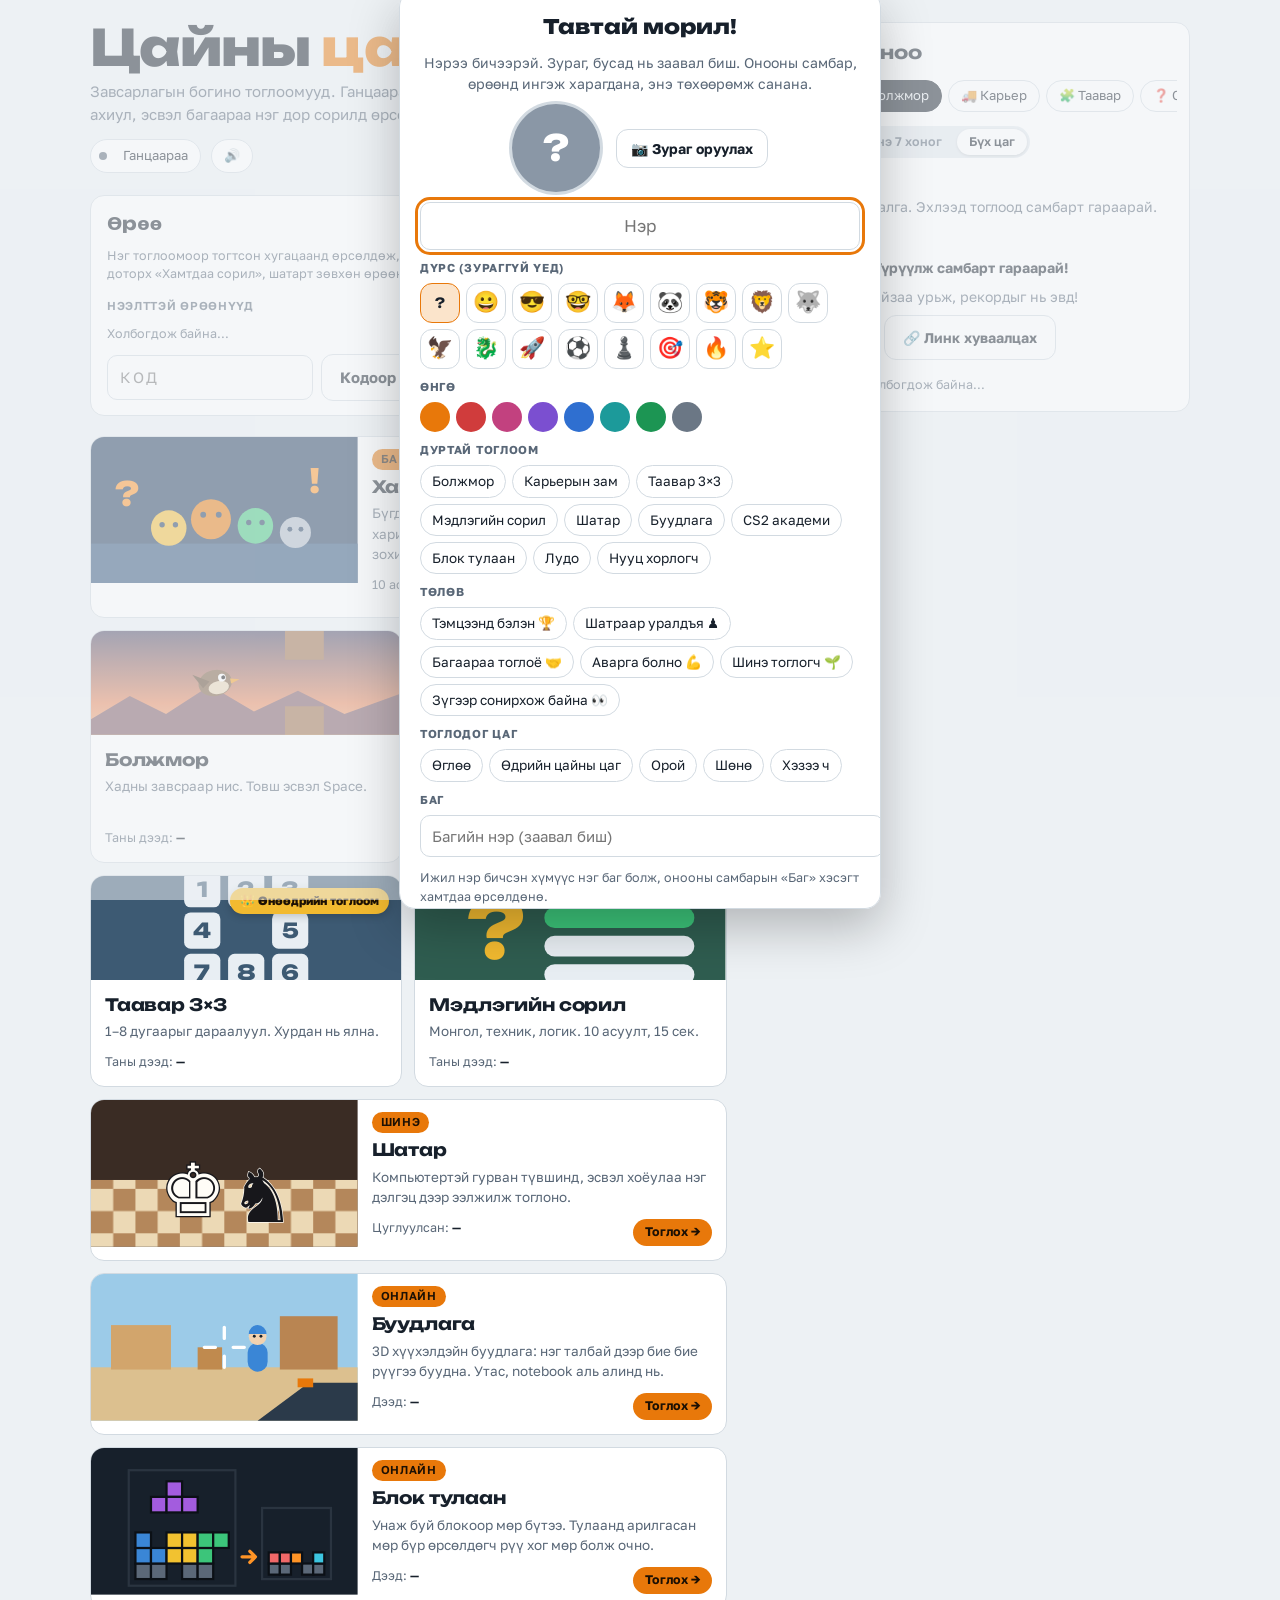
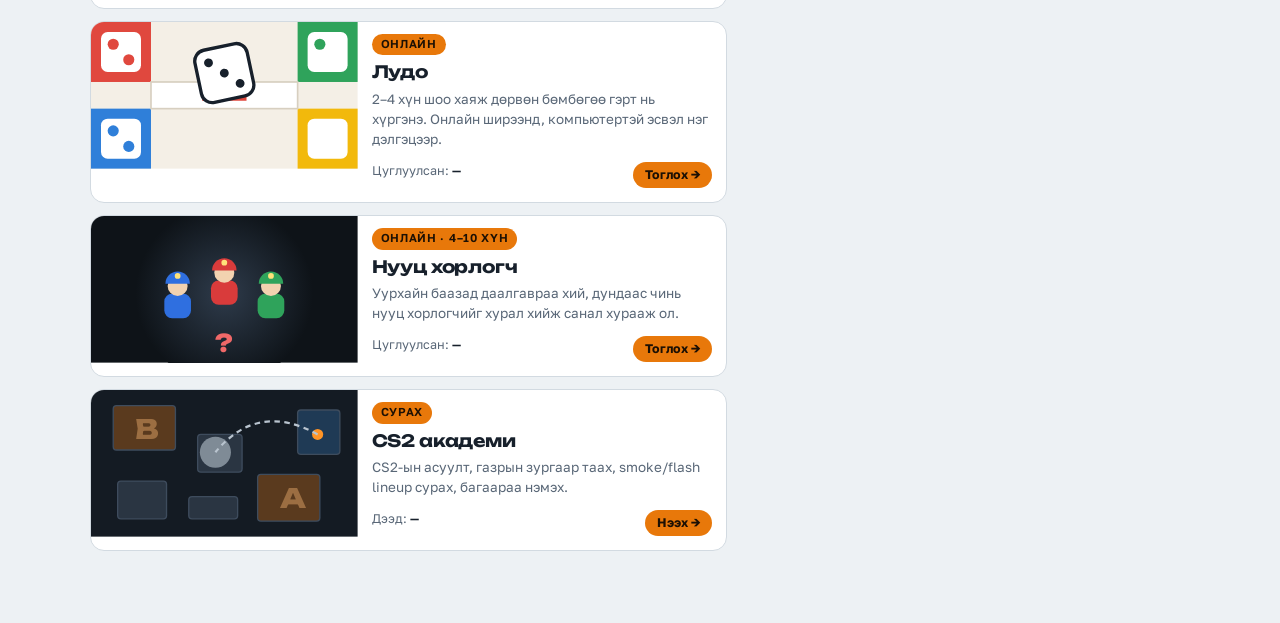
<file: karier.html>
<!doctype html>
<html lang="mn">
<head>
<meta charset="utf-8">
<meta name="viewport" content="width=device-width,initial-scale=1,viewport-fit=cover">
<title>Карьерын зам · Цайны цаг</title>
<meta name="description" content="Завсарлагын богино тоглоомууд: Болжмор, Карьерын зам, Таавар 3×3, Мэдлэгийн сорил, Шатар, Буудлага, Блок тулаан, Лудо, Нууц хорлогч, CS2 академи.">
<link rel="icon" href="data:image/svg+xml,%3Csvg xmlns='http://www.w3.org/2000/svg' viewBox='0 0 64 64'%3E%3Crect width='64' height='64' rx='14' fill='%23E8780A'/%3E%3Ctext x='32' y='45' font-size='36' text-anchor='middle' font-family='Arial' font-weight='700' fill='%2317202B'%3E%D0%A6%3C/text%3E%3C/svg%3E">
<link rel="preconnect" href="https://fonts.googleapis.com">
<link rel="preconnect" href="https://fonts.gstatic.com" crossorigin>
<link rel="stylesheet" href="https://fonts.googleapis.com/css2?family=Caveat:wght@600&family=Golos+Text:wght@400;500;600;700&family=Unbounded:wght@500;700;800&display=swap">
<style>:root{color-scheme:light;padding-top:env(safe-area-inset-top,0px);padding-bottom:env(safe-area-inset-bottom,0px)}body{margin:0;font:14px system-ui,sans-serif}img{max-width:100%}[hidden]{display:none!important}</style>
<link rel="stylesheet" href="app.css?v=0545c3da1a">
</head>
<body data-start="race">
<div class="wrap hub" id="hub">
 <div class="hub-main">
  <header class="top">
    <div class="brand">
      <h1>Цайны <b>цаг</b></h1>
      <p>Завсарлагын богино тоглоомууд. Ганцаараа дээд амжилтаа ахиул, эсвэл багаараа нэг дор сорилд өрсөлд.</p>
    </div>
    <div class="who">
      <div class="online" id="online" title="Энэ хуудсыг яг одоо нээсэн хүмүүс"><span class="dot"></span><span class="faces" id="faces"></span><span id="onlineTxt">Ганцаараа</span></div>
      <button class="iconbtn" id="nameBtn" type="button" hidden>Нэр</button>
      <button class="iconbtn" id="mute" type="button" aria-label="Дуу асаалттай" title="Дуу асаалттай">🔊</button>
    </div>
  </header>

  <section class="arena" id="arena" aria-label="Өрөө" hidden></section>

    <section class="tiles" aria-label="Тоглоомууд">
      <button class="tile wide" type="button" data-open="live">
        <svg class="art" viewBox="0 0 240 132" preserveAspectRatio="xMidYMid slice" aria-hidden="true">
          <rect width="240" height="132" fill="#1F3A5C"/>
          <g fill="#2C5079"><rect x="0" y="96" width="240" height="36"/></g>
          <g font-family="Unbounded, sans-serif" font-weight="800" font-size="30" fill="#FF9426"><text x="22" y="62">?</text><text x="196" y="50">!</text></g>
          <g><circle cx="70" cy="82" r="16" fill="#F2BA30"/><circle cx="108" cy="74" r="18" fill="#E8780A"/><circle cx="148" cy="80" r="16" fill="#3CC57A"/><circle cx="184" cy="86" r="14" fill="#AAB6C3"/></g>
          <g fill="#1F3A5C"><circle cx="64" cy="79" r="2.4"/><circle cx="76" cy="79" r="2.4"/><circle cx="101" cy="70" r="2.6"/><circle cx="115" cy="70" r="2.6"/><circle cx="142" cy="77" r="2.4"/><circle cx="154" cy="77" r="2.4"/><circle cx="179" cy="83" r="2.2"/><circle cx="189" cy="83" r="2.2"/></g>
        </svg>
        <span class="livebadge" id="liveBadge" hidden><i></i><span id="liveN"></span></span>
        <span class="meta">
          <span class="chip">Багаараа</span>
          <span class="t">Хамтдаа сорил</span>
          <span class="d">Бүгд нэг дор нээгээд, нэг ижил асуултад зэрэг хариулна. Өөрийн асуултаа бэлдэж тэмцээн ч зохиож болно.</span>
          <span class="foot"><span id="liveFoot">10 асуулт · 15 сек</span><b>Тоглох →</b></span>
        </span>
      </button>

      <button class="tile" type="button" data-open="flappy">
        <svg class="art" viewBox="0 0 240 104" preserveAspectRatio="xMidYMid slice" aria-hidden="true">
          <defs><linearGradient id="dusk" x1="0" y1="0" x2="0" y2="1"><stop offset="0" stop-color="#2B3A67"/><stop offset=".65" stop-color="#E8865A"/><stop offset="1" stop-color="#F6C48B"/></linearGradient></defs>
          <rect width="240" height="104" fill="url(#dusk)"/>
          <path d="M0 80 L30 62 L58 76 L92 54 L126 74 L160 58 L196 76 L240 60 L240 104 L0 104Z" fill="#7A5560"/>
          <rect x="150" y="0" width="30" height="34" fill="#9C6B45"/><rect x="150" y="70" width="30" height="34" fill="#9C6B45"/>
          <rect x="0" y="92" width="240" height="12" fill="#C99B5E"/>
          <g transform="translate(96 52) rotate(-12)"><ellipse rx="13" ry="10" fill="#7B5C3E"/><ellipse cx="2" cy="4" rx="8" ry="5" fill="#E9D6B5"/><path d="M-4 -2 L-16 -10 L-10 2Z" fill="#5E432B"/><circle cx="6" cy="-3" r="3" fill="#fff"/><circle cx="7" cy="-3" r="1.5" fill="#111"/><path d="M12 -1 L19 1 L12 3Z" fill="#F29A1A"/></g>
        </svg>
        <span class="meta"><span class="t">Болжмор</span><span class="d">Хадны завсраар нис. Товш эсвэл Space.</span>
          <span class="foot"><span>Таны дээд: <b class="num" data-best="flappy">—</b></span></span></span>
      </button>

      <button class="tile" type="button" data-open="race">
        <svg class="art" viewBox="0 0 240 104" preserveAspectRatio="xMidYMid slice" aria-hidden="true">
          <rect width="240" height="104" fill="#D8B67E"/>
          <rect x="62" width="116" height="104" fill="#A8865C"/><rect x="56" width="6" height="104" fill="#8E6F49"/><rect x="178" width="6" height="104" fill="#8E6F49"/>
          <g fill="rgba(255,240,210,.6)"><rect x="99" y="4" width="3" height="16"/><rect x="99" y="38" width="3" height="16"/><rect x="99" y="72" width="3" height="16"/><rect x="138" y="4" width="3" height="16"/><rect x="138" y="38" width="3" height="16"/><rect x="138" y="72" width="3" height="16"/></g>
          <g transform="translate(120 70)"><rect x="-12" y="-10" width="24" height="30" rx="2" fill="#F29A1A"/><rect x="-10" y="-22" width="20" height="12" rx="2" fill="#E9EEF2"/><rect x="-8" y="-20" width="16" height="4" fill="#2B3A4A"/></g>
          <g transform="translate(160 24)"><polygon points="-10,-6 2,-10 11,-2 8,8 -6,9" fill="#7D7A74"/></g>
          <g transform="translate(82 30)"><rect x="-7" y="-9" width="14" height="18" rx="2" fill="#D03C3C"/></g>
          <circle cx="24" cy="30" r="5" fill="#9AA36A"/><circle cx="214" cy="70" r="6" fill="#9AA36A"/><circle cx="30" cy="84" r="4" fill="#9AA36A"/>
        </svg>
        <span class="meta"><span class="t">Карьерын зам</span><span class="d">Чулуу, БелАЗ-аас зайлсхийж, шатахуун цуглуул.</span>
          <span class="foot"><span>Таны дээд: <b class="num" data-best="race">—</b></span></span></span>
      </button>

      <button class="tile" type="button" data-open="puzzle">
        <svg class="art" viewBox="0 0 240 104" preserveAspectRatio="xMidYMid slice" aria-hidden="true">
          <rect width="240" height="104" fill="#3D5A73"/>
          <g font-family="Unbounded, sans-serif" font-weight="800" font-size="16" text-anchor="middle">
            <g fill="#E8EEF3"><rect x="72" y="8" width="28" height="28" rx="5"/><rect x="106" y="8" width="28" height="28" rx="5"/><rect x="140" y="8" width="28" height="28" rx="5"/><rect x="72" y="40" width="28" height="28" rx="5"/><rect x="140" y="40" width="28" height="28" rx="5"/><rect x="72" y="72" width="28" height="28" rx="5"/><rect x="106" y="72" width="28" height="28" rx="5"/><rect x="140" y="72" width="28" height="28" rx="5"/></g>
            <g fill="#3D5A73"><text x="86" y="28">1</text><text x="120" y="28">2</text><text x="154" y="28">3</text><text x="86" y="60">4</text><text x="154" y="60">5</text><text x="86" y="92">7</text><text x="120" y="92">8</text><text x="154" y="92">6</text></g>
          </g>
        </svg>
        <span class="meta"><span class="t">Таавар 3×3</span><span class="d">1–8 дугаарыг дараалуул. Хурдан нь ялна.</span>
          <span class="foot"><span>Таны дээд: <b class="num" data-best="puzzle">—</b></span></span></span>
      </button>

      <button class="tile" type="button" data-open="quiz">
        <svg class="art" viewBox="0 0 240 104" preserveAspectRatio="xMidYMid slice" aria-hidden="true">
          <rect width="240" height="104" fill="#2F5D50"/>
          <text x="40" y="76" font-family="Unbounded, sans-serif" font-weight="800" font-size="62" fill="#F2BA30">?</text>
          <g><rect x="100" y="14" width="116" height="16" rx="8" fill="#E8EEF3"/><rect x="100" y="36" width="116" height="16" rx="8" fill="#3CC57A"/><rect x="100" y="58" width="116" height="16" rx="8" fill="#E8EEF3"/><rect x="100" y="80" width="116" height="16" rx="8" fill="#E8EEF3"/></g>
        </svg>
        <span class="meta"><span class="t">Мэдлэгийн сорил</span><span class="d">Монгол, техник, логик. 10 асуулт, 15 сек.</span>
          <span class="foot"><span>Таны дээд: <b class="num" data-best="quiz">—</b></span></span></span>
      </button>

      <button class="tile wide" type="button" data-open="chess">
        <svg class="art" viewBox="0 0 240 132" preserveAspectRatio="xMidYMid slice" aria-hidden="true">
          <defs><pattern id="chk" width="40" height="40" patternUnits="userSpaceOnUse"><rect width="40" height="40" fill="#B4875B"/><rect width="20" height="20" fill="#ECD9B5"/><rect x="20" y="20" width="20" height="20" fill="#ECD9B5"/></pattern></defs>
          <rect width="240" height="132" fill="#3A2C24"/>
          <rect y="72" width="240" height="60" fill="url(#chk)"/>
          <g font-family="'Segoe UI Symbol','Noto Sans Symbols 2','Apple Symbols','DejaVu Sans',sans-serif" font-size="66" text-anchor="middle" paint-order="stroke">
            <text x="92" y="104" fill="#FFFDF7" stroke="#17171B" stroke-width="2.4">&#x265A;&#xFE0E;</text>
            <text x="154" y="110" fill="#17171B" stroke="#FFFDF7" stroke-width="1.2">&#x265E;&#xFE0E;</text>
          </g>
        </svg>
        <span class="meta">
          <span class="chip">Шинэ</span>
          <span class="t">Шатар</span>
          <span class="d">Компьютертэй гурван түвшинд, эсвэл хоёулаа нэг дэлгэц дээр ээлжилж тоглоно.</span>
          <span class="foot"><span>Цуглуулсан: <b class="num" data-best="chess">—</b></span><b>Тоглох →</b></span>
        </span>
      </button>

      <button class="tile wide" type="button" data-open="fps">
        <svg class="art" viewBox="0 0 240 132" preserveAspectRatio="xMidYMid slice" aria-hidden="true">
          <rect width="240" height="132" fill="#9CCBE8"/>
          <rect y="84" width="240" height="48" fill="#DCC08F"/>
          <rect x="18" y="46" width="54" height="40" fill="#D2A56C"/><rect x="170" y="38" width="52" height="48" fill="#B98552"/>
          <rect x="96" y="66" width="22" height="20" fill="#C08A4E"/>
          <g transform="translate(150 60)"><rect x="-9" y="2" width="18" height="26" rx="9" fill="#3A86D6"/><circle r="8" cy="-4" fill="#F2D2B0"/><path d="M-8 -6 a8 8 0 0 1 16 0z" fill="#3A86D6"/><circle cx="-3" cy="-4" r="1.3" fill="#17202B"/><circle cx="3" cy="-4" r="1.3" fill="#17202B"/></g>
          <g stroke="#fff" stroke-width="3" stroke-linecap="round"><path d="M120 48v10M120 74v10M102 66h10M128 66h10"/></g>
          <path d="M150 132 L196 98 L240 98 L240 132Z" fill="#2B3A4A"/><rect x="186" y="94" width="14" height="8" fill="#E8780A"/>
        </svg>
        <span class="meta">
          <span class="chip">Онлайн</span>
          <span class="t">Буудлага</span>
          <span class="d">3D хүүхэлдэйн буудлага: нэг талбай дээр бие бие рүүгээ буудна. Утас, notebook аль алинд нь.</span>
          <span class="foot"><span>Дээд: <b class="num" data-best="fps">—</b></span><b>Тоглох →</b></span>
        </span>
      </button>

      <button class="tile wide" type="button" data-open="blok">
        <svg class="art" viewBox="0 0 240 132" preserveAspectRatio="xMidYMid slice" aria-hidden="true">
          <rect width="240" height="132" fill="#17202B"/>
          <g stroke="#0B1016" stroke-width="2">
            <rect x="40" y="104" width="14" height="14" fill="#5B6878"/><rect x="54" y="104" width="14" height="14" fill="#5B6878"/><rect x="82" y="104" width="14" height="14" fill="#5B6878"/><rect x="96" y="104" width="14" height="14" fill="#5B6878"/>
            <rect x="40" y="90" width="14" height="14" fill="#3A86D6"/><rect x="54" y="90" width="14" height="14" fill="#3A86D6"/><rect x="68" y="90" width="14" height="14" fill="#F2C230"/><rect x="82" y="90" width="14" height="14" fill="#F2C230"/><rect x="96" y="90" width="14" height="14" fill="#3CC57A"/>
            <rect x="40" y="76" width="14" height="14" fill="#3A86D6"/><rect x="68" y="76" width="14" height="14" fill="#F2C230"/><rect x="82" y="76" width="14" height="14" fill="#F2C230"/><rect x="96" y="76" width="14" height="14" fill="#3CC57A"/><rect x="110" y="76" width="14" height="14" fill="#3CC57A"/>
            <rect x="68" y="30" width="14" height="14" fill="#A35CDE"/><rect x="54" y="44" width="14" height="14" fill="#A35CDE"/><rect x="68" y="44" width="14" height="14" fill="#A35CDE"/><rect x="82" y="44" width="14" height="14" fill="#A35CDE"/>
            <rect x="160" y="104" width="10" height="10" fill="#5B6878"/><rect x="170" y="104" width="10" height="10" fill="#5B6878"/><rect x="190" y="104" width="10" height="10" fill="#5B6878"/><rect x="200" y="104" width="10" height="10" fill="#5B6878"/>
            <rect x="160" y="94" width="10" height="10" fill="#F06868"/><rect x="170" y="94" width="10" height="10" fill="#F06868"/><rect x="180" y="94" width="10" height="10" fill="#FF9426"/><rect x="200" y="94" width="10" height="10" fill="#3CC5E0"/>
          </g>
          <rect x="34" y="20" width="96" height="104" fill="none" stroke="#2A3440" stroke-width="2"/><rect x="154" y="54" width="62" height="64" fill="none" stroke="#2A3440" stroke-width="2"/>
          <path d="M136 98 h12 m-5 -5 l5 5 l-5 5" stroke="#FF9426" stroke-width="3" fill="none" stroke-linecap="round" stroke-linejoin="round"/>
        </svg>
        <span class="meta">
          <span class="chip">Онлайн</span>
          <span class="t">Блок тулаан</span>
          <span class="d">Унаж буй блокоор мөр бүтээ. Тулаанд арилгасан мөр бүр өрсөлдөгч рүү хог мөр болж очно.</span>
          <span class="foot"><span>Дээд: <b class="num" data-best="blok">—</b></span><b>Тоглох →</b></span>
        </span>
      </button>

      <button class="tile wide" type="button" data-open="ludo">
        <svg class="art" viewBox="0 0 240 132" preserveAspectRatio="xMidYMid slice" aria-hidden="true">
          <rect width="240" height="132" fill="#F4EFE6"/>
          <rect x="0" y="0" width="54" height="54" fill="#E0483E"/><rect x="186" y="0" width="54" height="54" fill="#2FA35B"/><rect x="186" y="78" width="54" height="54" fill="#F2B90C"/><rect x="0" y="78" width="54" height="54" fill="#2F7FD9"/>
          <g fill="#fff"><rect x="9" y="9" width="36" height="36" rx="6"/><rect x="195" y="9" width="36" height="36" rx="6"/><rect x="195" y="87" width="36" height="36" rx="6"/><rect x="9" y="87" width="36" height="36" rx="6"/></g>
          <g fill="#E0483E"><circle cx="20" cy="20" r="5"/><circle cx="34" cy="34" r="5"/></g><g fill="#2FA35B"><circle cx="206" cy="20" r="5"/></g><g fill="#2F7FD9"><circle cx="20" cy="98" r="5"/><circle cx="34" cy="112" r="5"/></g>
          <g stroke="#D7CFC0" stroke-width="1.5" fill="#fff"><rect x="54" y="54" width="132" height="24"/></g>
          <path d="M100 66h40" stroke="#E0483E" stroke-width="10"/>
          <rect x="96" y="22" width="48" height="48" rx="10" fill="#fff" stroke="#17202B" stroke-width="3" transform="rotate(-12 120 46)"/>
          <g fill="#17202B" transform="rotate(-12 120 46)"><circle cx="108" cy="34" r="4"/><circle cx="120" cy="46" r="4"/><circle cx="132" cy="58" r="4"/></g>
        </svg>
        <span class="meta">
          <span class="chip">Онлайн</span>
          <span class="t">Лудо</span>
          <span class="d">2–4 хүн шоо хаяж дөрвөн бөмбөгөө гэрт нь хүргэнэ. Онлайн ширээнд, компьютертэй эсвэл нэг дэлгэцээр.</span>
          <span class="foot"><span>Цуглуулсан: <b class="num" data-best="ludo">—</b></span><b>Тоглох →</b></span>
        </span>
      </button>

      <button class="tile wide" type="button" data-open="imp">
        <svg class="art" viewBox="0 0 240 132" preserveAspectRatio="xMidYMid slice" aria-hidden="true">
          <rect width="240" height="132" fill="#0E1318"/>
          <radialGradient id="impLamp" cx=".5" cy=".5" r=".5"><stop offset="0" stop-color="#2E3B4B"/><stop offset="1" stop-color="#0E1318"/></radialGradient>
          <circle cx="120" cy="70" r="80" fill="url(#impLamp)"/>
          <g transform="translate(78 74)"><rect x="-12" y="-4" width="24" height="22" rx="7" fill="#2F6FE0"/><circle cy="-11" r="9" fill="#F2D2B0"/><path d="M-11-13a11 11 0 0 1 22 0z" fill="#2F6FE0"/><circle cy="-20" r="2.6" fill="#FFE27A"/></g>
          <g transform="translate(162 74)"><rect x="-12" y="-4" width="24" height="22" rx="7" fill="#2FA35B"/><circle cy="-11" r="9" fill="#F2D2B0"/><path d="M-11-13a11 11 0 0 1 22 0z" fill="#2FA35B"/><circle cy="-20" r="2.6" fill="#FFE27A"/></g>
          <g transform="translate(120 62)"><rect x="-12" y="-4" width="24" height="22" rx="7" fill="#D93B3B"/><circle cy="-11" r="9" fill="#F2D2B0"/><path d="M-11-13a11 11 0 0 1 22 0z" fill="#D93B3B"/><circle cy="-20" r="2.6" fill="#FFE27A"/></g>
          <text x="120" y="122" text-anchor="middle" font-family="Unbounded, sans-serif" font-weight="800" font-size="22" fill="#F06868">?</text>
        </svg>
        <span class="meta">
          <span class="chip">Онлайн · 4–10 хүн</span>
          <span class="t">Нууц хорлогч</span>
          <span class="d">Уурхайн баазад даалгавраа хий, дундаас чинь нууц хорлогчийг хурал хийж санал хурааж ол.</span>
          <span class="foot"><span>Цуглуулсан: <b class="num" data-best="imp">—</b></span><b>Тоглох →</b></span>
        </span>
      </button>

      <button class="tile wide" type="button" data-open="cs2">
        <svg class="art" viewBox="0 0 240 132" preserveAspectRatio="xMidYMid slice" aria-hidden="true">
          <rect width="240" height="132" fill="#141B23"/>
          <g stroke="#3E4C5D" stroke-width="1.2">
            <rect x="20" y="14" width="56" height="40" rx="3" fill="#5A3A1E"/><rect x="150" y="76" width="56" height="42" rx="3" fill="#5A3A1E"/>
            <rect x="96" y="40" width="40" height="34" rx="3" fill="#2A3542"/><rect x="186" y="18" width="38" height="40" rx="3" fill="#1F3A55"/>
            <rect x="24" y="82" width="44" height="34" rx="3" fill="#2A3542"/><rect x="88" y="96" width="44" height="20" rx="3" fill="#2A3542"/>
          </g>
          <g font-family="Unbounded, sans-serif" font-weight="800" font-size="24" fill="rgba(255,190,120,.4)"><text x="40" y="44">B</text><text x="170" y="106">A</text></g>
          <circle cx="204" cy="40" r="5" fill="#FF9426"/>
          <path d="M204 40 Q150 10 112 56" fill="none" stroke="#B9C4CF" stroke-width="2" stroke-dasharray="5 4"/>
          <circle cx="112" cy="56" r="14" fill="rgba(185,196,207,.6)"/>
        </svg>
        <span class="meta">
          <span class="chip">Сурах</span>
          <span class="t">CS2 академи</span>
          <span class="d">CS2-ын асуулт, газрын зургаар таах, smoke/flash lineup сурах, багаараа нэмэх.</span>
          <span class="foot"><span>Дээд: <b class="num" data-best="cs2">—</b></span><b>Нээх →</b></span>
        </span>
      </button>
    </section>
 </div>

 <div class="hub-right">
    <section class="ads" id="ads" aria-label="Зарлал" hidden></section>

    <aside class="board" aria-label="Шилдэг оноо">
      <h2>Шилдэг оноо</h2>
      <div class="tabs" id="tabs">
        <button type="button" data-tab="team" aria-pressed="false">👥 Баг</button>
        <button type="button" data-tab="flappy" aria-pressed="true">🐦 Болжмор</button>
        <button type="button" data-tab="race" aria-pressed="false">🚚 Карьер</button>
        <button type="button" data-tab="puzzle" aria-pressed="false">🧩 Таавар</button>
        <button type="button" data-tab="quiz" aria-pressed="false">❓ Сорил</button>
        <button type="button" data-tab="chess" aria-pressed="false">♟️ Шатар</button>
        <button type="button" data-tab="fps" aria-pressed="false">🎯 Буудлага</button>
        <button type="button" data-tab="blok" aria-pressed="false">🧱 Блок</button>
        <button type="button" data-tab="ludo" aria-pressed="false">🎲 Лудо</button>
        <button type="button" data-tab="imp" aria-pressed="false">🕵️ Хорлогч</button>
        <button type="button" data-tab="cs2" aria-pressed="false">💣 CS2</button>
      </div>
      <div class="per" id="per" role="group" aria-label="Хугацаа">
        <button type="button" data-per="day">Өнөөдөр</button>
        <button type="button" data-per="week">Энэ 7 хоног</button>
        <button type="button" data-per="all">Бүх цаг</button>
      </div>
      <ol class="rows" id="rows"></ol>
      <p class="empty" id="boardEmpty">Одоогоор оноо алга. Эхлээд тоглоод самбарт гараарай.</p>
      <div class="boardcta" id="boardCta" hidden></div>
      <p class="note" id="boardNote">Багийн самбар холбогдож байна…</p>
    </aside>
 </div>

 <div class="hub-left">
  <section class="notes" id="notes" aria-label="Хэлэх үг" hidden></section>
 </div>
</div>

<section class="view" id="play" hidden>
  <div class="bar">
    <button class="back" type="button" data-back>← Буцах</button>
    <h2 id="playTitle">Тоглоом</h2>
    <div class="hud"><small id="hudLabel">Оноо</small><span id="hud">0</span></div>
  </div>
  <div class="stage" id="stage">
    <canvas id="cv" width="360" height="600" aria-label="Тоглоомын талбар"></canvas>
    <div id="pzWrap" hidden><div id="pz" role="grid" aria-label="Таавар"></div><p class="pzinfo" id="pzInfo">Хоосон нүдний хажуугийн дугаар дээр товш. Сумаар ч болно.</p></div>
    <div class="ov" id="ovReady"><div class="card"><h3 id="rdTitle">Бэлэн үү?</h3><p id="rdHow"></p><div class="btns"><button class="btn" type="button" id="rdGo">Эхлэх</button></div></div></div>
    <div class="ov" id="ovOver" hidden><div class="card">
      <h3 id="ovTitle">Тоглоом дууслаа</h3>
      <div class="big" id="ovScore">0</div>
      <p id="ovBest"></p>
      <p id="ovSaved"></p>
      <div class="btns"><button class="btn" type="button" id="ovAgain">Дахин тоглох</button><button class="btn ghost" type="button" data-back>Буцах</button></div>
    </div></div>
  </div>
</section>

<section class="view" id="quizv" hidden>
  <div class="bar">
    <button class="back" type="button" data-back>← Буцах</button>
    <h2 id="qTitle">Мэдлэгийн сорил</h2>
    <div class="hud"><small>Оноо</small><span id="qHud">0</span></div>
  </div>
  <div class="qwrap">
    <div class="qmain" id="qMain"></div>
    <aside class="side" id="qSide" hidden></aside>
  </div>
</section>

<div class="toast" id="toast" role="status" aria-live="polite" hidden></div>
<div class="ann" id="ann" role="status" aria-live="polite" hidden></div>
<canvas id="confetti" hidden></canvas>

<div class="ov dim namedlg" id="nameDlg" hidden><div class="card pcard">
  <h3 id="pfTitle">Профайл</h3>
  <p id="pfLead"></p>
  <div class="pfhead"><span class="face big" id="pfFace"></span>
    <div class="pfpic"><button class="btn ghost" type="button" id="pfPick">📷 Зураг оруулах</button><button class="btn ghost" type="button" id="pfNoPic" hidden>Зургаа арилгах</button><input type="file" id="pfFile" accept="image/*" hidden></div></div>
  <div class="field" id="pfNameF"><input id="nameIn" maxlength="24" placeholder="Нэр" autocomplete="nickname"></div>
  <div class="pfsec"><b>Дүрс (зураггүй үед)</b><div class="pfopts emo" id="pfEmo"></div></div>
  <div class="pfsec"><b>Өнгө</b><div class="pfopts col" id="pfCol"></div></div>
  <div class="pfsec"><b>Дуртай тоглоом</b><div class="pfopts" id="pfGame"></div></div>
  <div class="pfsec"><b>Төлөв</b><div class="pfopts" id="pfStat"></div></div>
  <div class="pfsec"><b>Тоглодог цаг</b><div class="pfopts" id="pfTime"></div></div>
  <div class="pfsec"><b>Баг</b><input id="pfTeam" maxlength="20" placeholder="Багийн нэр (заавал биш)" autocomplete="off"><div class="pfopts" id="pfTeams"></div><span class="pfhint">Ижил нэр бичсэн хүмүүс нэг баг болж, онооны самбарын «Баг» хэсэгт хамтдаа өрсөлдөнө.</span></div>
  <p class="pferr" id="pfErr"></p>
  <div class="btns"><button class="btn" type="button" id="nameOk">Хадгалах</button><button class="btn ghost" type="button" id="nameX" hidden>Болих</button></div>
</div></div>
<div class="ov dim namedlg" id="pfView" hidden><div class="card pcard pfview" id="pfBody"></div></div>

<section class="view" id="chessv" hidden>
  <div class="bar">
    <button class="back" type="button" data-back>← Буцах</button>
    <h2>Шатар</h2>
    <div class="hud"><small>Нүүдэл</small><span id="chHud">1</span></div>
  </div>
  <div class="chstage">
    <div class="chwrap">
      <div class="chmain">
        <div class="chwho" id="chTop"></div>
        <div class="chboard" id="chb" aria-label="Шатрын хөлөг"></div>
        <div class="chwho" id="chBot"></div>
      </div>
      <aside class="chpanel">
        <p class="chstatus" id="chStatus" aria-live="polite"></p>
        <div class="chbtns">
          <button class="btn ghost" type="button" id="chUndo">↶ Буцаах</button>
          <button class="btn ghost" type="button" id="chFlip">⇅ Эргүүлэх</button>
          <button class="btn ghost" type="button" id="chResign">Бууж өгөх</button>
          <button class="btn" type="button" id="chNew">Шинэ тоглоом</button>
        </div>
        <ol class="chmoves" id="chMoves" aria-label="Нүүдлүүд" hidden></ol>
      </aside>
    </div>
    <div class="ov dim" id="chSetup" hidden><div class="card chcard">
      <h3>Шатар</h3>
      <div class="seg" id="chModes" role="group" aria-label="Хэнтэй тоглох"><button type="button" data-mode="ai">Компьютер</button><button type="button" data-mode="two">Хоёулаа</button><button type="button" data-mode="net">Онлайн</button><button type="button" data-mode="tour">Тэмцээн</button></div>
      <div class="chbody" id="chBody"></div>
    </div></div>
    <div class="ov dim" id="chEnd" hidden><div class="card">
      <h3 id="chEndT"></h3>
      <p id="chEndD"></p>
      <p class="rec" id="chEndP"></p>
      <div class="btns"><button class="btn" type="button" id="chAgain">Шинэ тоглоом</button><button class="btn ghost" type="button" id="chLook">Хөлөг харах</button></div>
    </div></div>
    <div class="ov dim" id="chPromo" hidden><div class="card">
      <h3>Хүү юу болох вэ?</h3>
      <div class="promo" id="chPromoBtns"></div>
      <div class="btns"><button class="btn ghost" type="button" id="chPromoX">Болих</button></div>
    </div></div>
  </div>
</section>
<script src="firebase-config.js"></script>
<script src="app.js?v=cace5fd34b"></script>
</body>
</html>
</file>
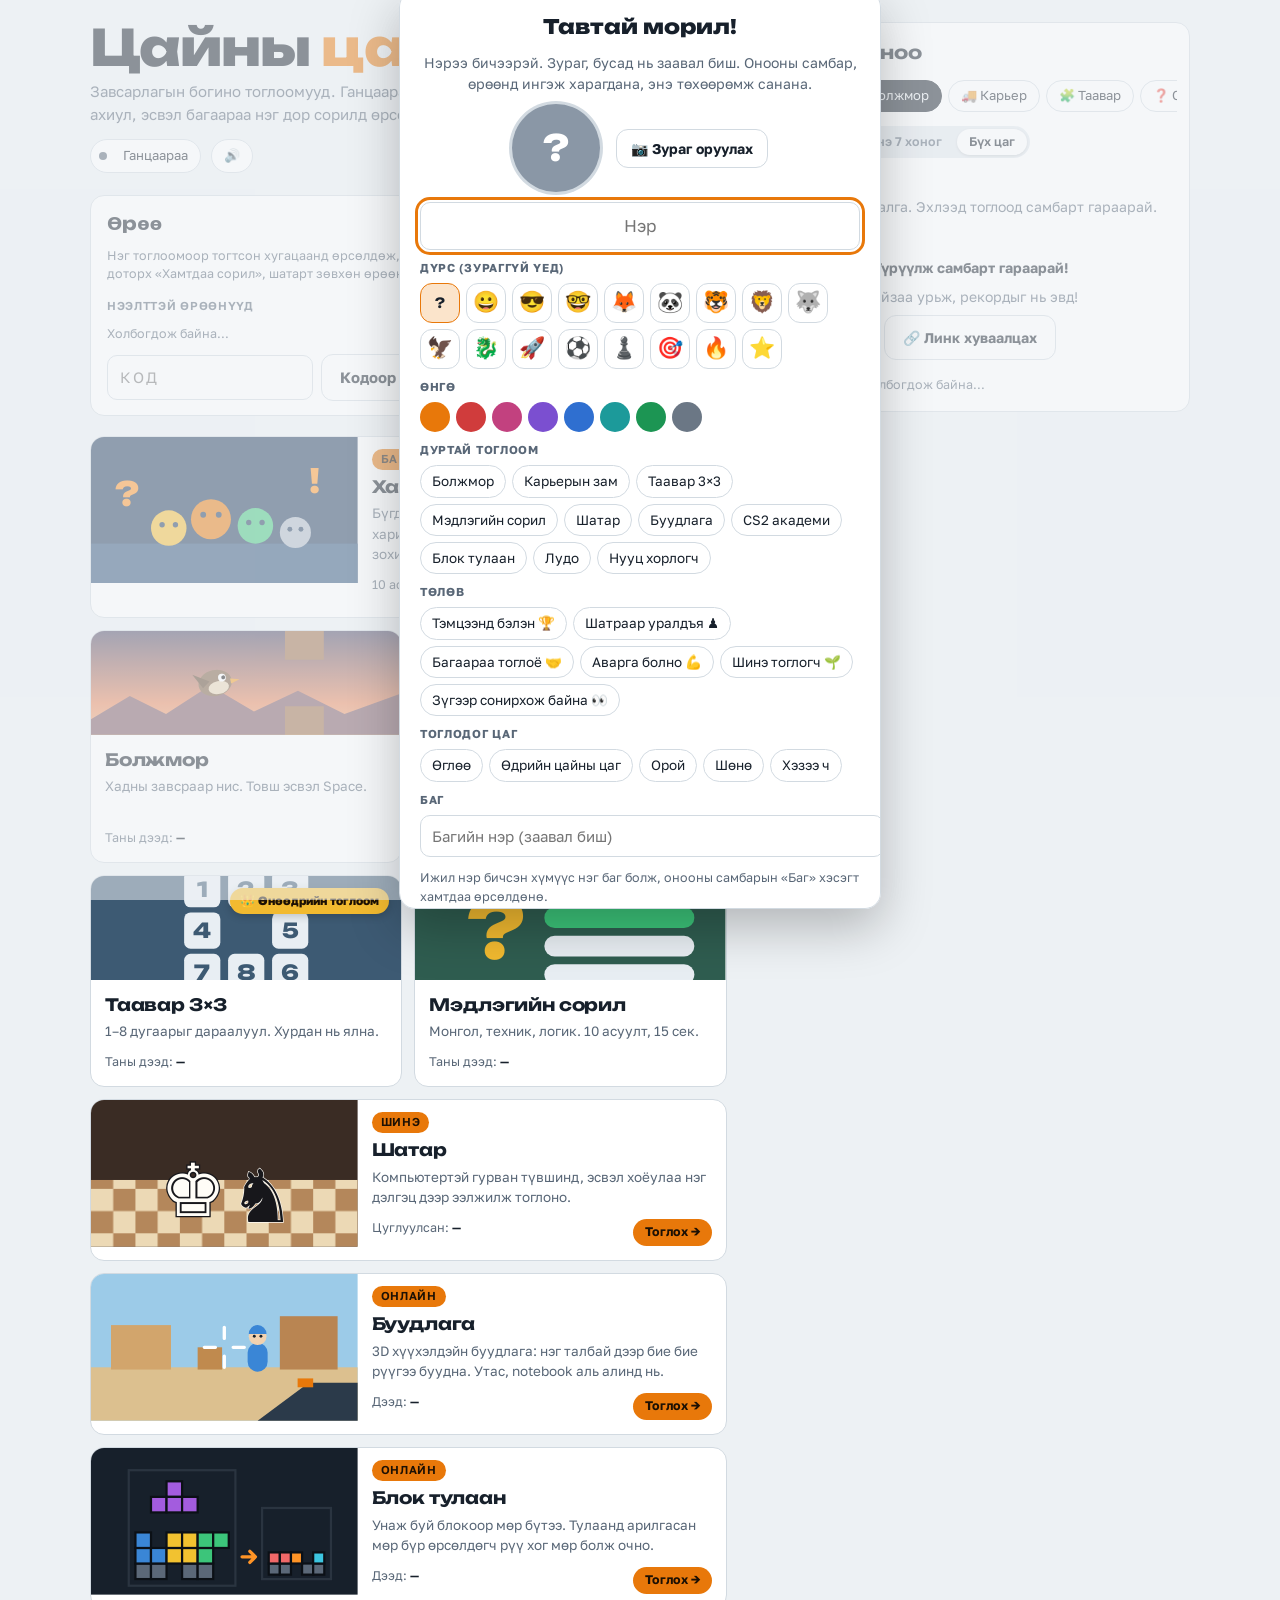
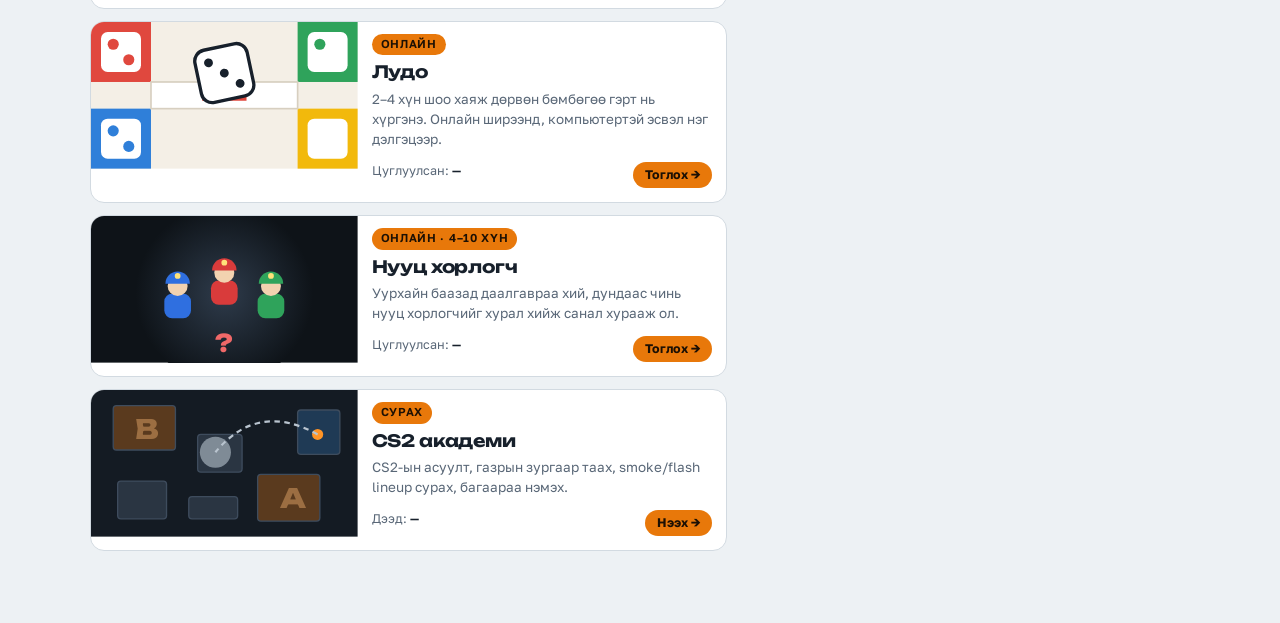
<file: shatar.html>
<!doctype html>
<html lang="mn">
<head>
<meta charset="utf-8">
<meta name="viewport" content="width=device-width,initial-scale=1,viewport-fit=cover">
<title>Шатар · Цайны цаг</title>
<meta name="description" content="Завсарлагын богино тоглоомууд: Болжмор, Карьерын зам, Таавар 3×3, Мэдлэгийн сорил, Шатар, Буудлага, Блок тулаан, Лудо, Нууц хорлогч, CS2 академи.">
<link rel="icon" href="data:image/svg+xml,%3Csvg xmlns='http://www.w3.org/2000/svg' viewBox='0 0 64 64'%3E%3Crect width='64' height='64' rx='14' fill='%23E8780A'/%3E%3Ctext x='32' y='45' font-size='36' text-anchor='middle' font-family='Arial' font-weight='700' fill='%2317202B'%3E%D0%A6%3C/text%3E%3C/svg%3E">
<link rel="preconnect" href="https://fonts.googleapis.com">
<link rel="preconnect" href="https://fonts.gstatic.com" crossorigin>
<link rel="stylesheet" href="https://fonts.googleapis.com/css2?family=Caveat:wght@600&family=Golos+Text:wght@400;500;600;700&family=Unbounded:wght@500;700;800&display=swap">
<style>:root{color-scheme:light;padding-top:env(safe-area-inset-top,0px);padding-bottom:env(safe-area-inset-bottom,0px)}body{margin:0;font:14px system-ui,sans-serif}img{max-width:100%}[hidden]{display:none!important}</style>
<link rel="stylesheet" href="app.css?v=0545c3da1a">
</head>
<body data-start="chess">
<div class="wrap hub" id="hub">
 <div class="hub-main">
  <header class="top">
    <div class="brand">
      <h1>Цайны <b>цаг</b></h1>
      <p>Завсарлагын богино тоглоомууд. Ганцаараа дээд амжилтаа ахиул, эсвэл багаараа нэг дор сорилд өрсөлд.</p>
    </div>
    <div class="who">
      <div class="online" id="online" title="Энэ хуудсыг яг одоо нээсэн хүмүүс"><span class="dot"></span><span class="faces" id="faces"></span><span id="onlineTxt">Ганцаараа</span></div>
      <button class="iconbtn" id="nameBtn" type="button" hidden>Нэр</button>
      <button class="iconbtn" id="mute" type="button" aria-label="Дуу асаалттай" title="Дуу асаалттай">🔊</button>
    </div>
  </header>

  <section class="arena" id="arena" aria-label="Өрөө" hidden></section>

    <section class="tiles" aria-label="Тоглоомууд">
      <button class="tile wide" type="button" data-open="live">
        <svg class="art" viewBox="0 0 240 132" preserveAspectRatio="xMidYMid slice" aria-hidden="true">
          <rect width="240" height="132" fill="#1F3A5C"/>
          <g fill="#2C5079"><rect x="0" y="96" width="240" height="36"/></g>
          <g font-family="Unbounded, sans-serif" font-weight="800" font-size="30" fill="#FF9426"><text x="22" y="62">?</text><text x="196" y="50">!</text></g>
          <g><circle cx="70" cy="82" r="16" fill="#F2BA30"/><circle cx="108" cy="74" r="18" fill="#E8780A"/><circle cx="148" cy="80" r="16" fill="#3CC57A"/><circle cx="184" cy="86" r="14" fill="#AAB6C3"/></g>
          <g fill="#1F3A5C"><circle cx="64" cy="79" r="2.4"/><circle cx="76" cy="79" r="2.4"/><circle cx="101" cy="70" r="2.6"/><circle cx="115" cy="70" r="2.6"/><circle cx="142" cy="77" r="2.4"/><circle cx="154" cy="77" r="2.4"/><circle cx="179" cy="83" r="2.2"/><circle cx="189" cy="83" r="2.2"/></g>
        </svg>
        <span class="livebadge" id="liveBadge" hidden><i></i><span id="liveN"></span></span>
        <span class="meta">
          <span class="chip">Багаараа</span>
          <span class="t">Хамтдаа сорил</span>
          <span class="d">Бүгд нэг дор нээгээд, нэг ижил асуултад зэрэг хариулна. Өөрийн асуултаа бэлдэж тэмцээн ч зохиож болно.</span>
          <span class="foot"><span id="liveFoot">10 асуулт · 15 сек</span><b>Тоглох →</b></span>
        </span>
      </button>

      <button class="tile" type="button" data-open="flappy">
        <svg class="art" viewBox="0 0 240 104" preserveAspectRatio="xMidYMid slice" aria-hidden="true">
          <defs><linearGradient id="dusk" x1="0" y1="0" x2="0" y2="1"><stop offset="0" stop-color="#2B3A67"/><stop offset=".65" stop-color="#E8865A"/><stop offset="1" stop-color="#F6C48B"/></linearGradient></defs>
          <rect width="240" height="104" fill="url(#dusk)"/>
          <path d="M0 80 L30 62 L58 76 L92 54 L126 74 L160 58 L196 76 L240 60 L240 104 L0 104Z" fill="#7A5560"/>
          <rect x="150" y="0" width="30" height="34" fill="#9C6B45"/><rect x="150" y="70" width="30" height="34" fill="#9C6B45"/>
          <rect x="0" y="92" width="240" height="12" fill="#C99B5E"/>
          <g transform="translate(96 52) rotate(-12)"><ellipse rx="13" ry="10" fill="#7B5C3E"/><ellipse cx="2" cy="4" rx="8" ry="5" fill="#E9D6B5"/><path d="M-4 -2 L-16 -10 L-10 2Z" fill="#5E432B"/><circle cx="6" cy="-3" r="3" fill="#fff"/><circle cx="7" cy="-3" r="1.5" fill="#111"/><path d="M12 -1 L19 1 L12 3Z" fill="#F29A1A"/></g>
        </svg>
        <span class="meta"><span class="t">Болжмор</span><span class="d">Хадны завсраар нис. Товш эсвэл Space.</span>
          <span class="foot"><span>Таны дээд: <b class="num" data-best="flappy">—</b></span></span></span>
      </button>

      <button class="tile" type="button" data-open="race">
        <svg class="art" viewBox="0 0 240 104" preserveAspectRatio="xMidYMid slice" aria-hidden="true">
          <rect width="240" height="104" fill="#D8B67E"/>
          <rect x="62" width="116" height="104" fill="#A8865C"/><rect x="56" width="6" height="104" fill="#8E6F49"/><rect x="178" width="6" height="104" fill="#8E6F49"/>
          <g fill="rgba(255,240,210,.6)"><rect x="99" y="4" width="3" height="16"/><rect x="99" y="38" width="3" height="16"/><rect x="99" y="72" width="3" height="16"/><rect x="138" y="4" width="3" height="16"/><rect x="138" y="38" width="3" height="16"/><rect x="138" y="72" width="3" height="16"/></g>
          <g transform="translate(120 70)"><rect x="-12" y="-10" width="24" height="30" rx="2" fill="#F29A1A"/><rect x="-10" y="-22" width="20" height="12" rx="2" fill="#E9EEF2"/><rect x="-8" y="-20" width="16" height="4" fill="#2B3A4A"/></g>
          <g transform="translate(160 24)"><polygon points="-10,-6 2,-10 11,-2 8,8 -6,9" fill="#7D7A74"/></g>
          <g transform="translate(82 30)"><rect x="-7" y="-9" width="14" height="18" rx="2" fill="#D03C3C"/></g>
          <circle cx="24" cy="30" r="5" fill="#9AA36A"/><circle cx="214" cy="70" r="6" fill="#9AA36A"/><circle cx="30" cy="84" r="4" fill="#9AA36A"/>
        </svg>
        <span class="meta"><span class="t">Карьерын зам</span><span class="d">Чулуу, БелАЗ-аас зайлсхийж, шатахуун цуглуул.</span>
          <span class="foot"><span>Таны дээд: <b class="num" data-best="race">—</b></span></span></span>
      </button>

      <button class="tile" type="button" data-open="puzzle">
        <svg class="art" viewBox="0 0 240 104" preserveAspectRatio="xMidYMid slice" aria-hidden="true">
          <rect width="240" height="104" fill="#3D5A73"/>
          <g font-family="Unbounded, sans-serif" font-weight="800" font-size="16" text-anchor="middle">
            <g fill="#E8EEF3"><rect x="72" y="8" width="28" height="28" rx="5"/><rect x="106" y="8" width="28" height="28" rx="5"/><rect x="140" y="8" width="28" height="28" rx="5"/><rect x="72" y="40" width="28" height="28" rx="5"/><rect x="140" y="40" width="28" height="28" rx="5"/><rect x="72" y="72" width="28" height="28" rx="5"/><rect x="106" y="72" width="28" height="28" rx="5"/><rect x="140" y="72" width="28" height="28" rx="5"/></g>
            <g fill="#3D5A73"><text x="86" y="28">1</text><text x="120" y="28">2</text><text x="154" y="28">3</text><text x="86" y="60">4</text><text x="154" y="60">5</text><text x="86" y="92">7</text><text x="120" y="92">8</text><text x="154" y="92">6</text></g>
          </g>
        </svg>
        <span class="meta"><span class="t">Таавар 3×3</span><span class="d">1–8 дугаарыг дараалуул. Хурдан нь ялна.</span>
          <span class="foot"><span>Таны дээд: <b class="num" data-best="puzzle">—</b></span></span></span>
      </button>

      <button class="tile" type="button" data-open="quiz">
        <svg class="art" viewBox="0 0 240 104" preserveAspectRatio="xMidYMid slice" aria-hidden="true">
          <rect width="240" height="104" fill="#2F5D50"/>
          <text x="40" y="76" font-family="Unbounded, sans-serif" font-weight="800" font-size="62" fill="#F2BA30">?</text>
          <g><rect x="100" y="14" width="116" height="16" rx="8" fill="#E8EEF3"/><rect x="100" y="36" width="116" height="16" rx="8" fill="#3CC57A"/><rect x="100" y="58" width="116" height="16" rx="8" fill="#E8EEF3"/><rect x="100" y="80" width="116" height="16" rx="8" fill="#E8EEF3"/></g>
        </svg>
        <span class="meta"><span class="t">Мэдлэгийн сорил</span><span class="d">Монгол, техник, логик. 10 асуулт, 15 сек.</span>
          <span class="foot"><span>Таны дээд: <b class="num" data-best="quiz">—</b></span></span></span>
      </button>

      <button class="tile wide" type="button" data-open="chess">
        <svg class="art" viewBox="0 0 240 132" preserveAspectRatio="xMidYMid slice" aria-hidden="true">
          <defs><pattern id="chk" width="40" height="40" patternUnits="userSpaceOnUse"><rect width="40" height="40" fill="#B4875B"/><rect width="20" height="20" fill="#ECD9B5"/><rect x="20" y="20" width="20" height="20" fill="#ECD9B5"/></pattern></defs>
          <rect width="240" height="132" fill="#3A2C24"/>
          <rect y="72" width="240" height="60" fill="url(#chk)"/>
          <g font-family="'Segoe UI Symbol','Noto Sans Symbols 2','Apple Symbols','DejaVu Sans',sans-serif" font-size="66" text-anchor="middle" paint-order="stroke">
            <text x="92" y="104" fill="#FFFDF7" stroke="#17171B" stroke-width="2.4">&#x265A;&#xFE0E;</text>
            <text x="154" y="110" fill="#17171B" stroke="#FFFDF7" stroke-width="1.2">&#x265E;&#xFE0E;</text>
          </g>
        </svg>
        <span class="meta">
          <span class="chip">Шинэ</span>
          <span class="t">Шатар</span>
          <span class="d">Компьютертэй гурван түвшинд, эсвэл хоёулаа нэг дэлгэц дээр ээлжилж тоглоно.</span>
          <span class="foot"><span>Цуглуулсан: <b class="num" data-best="chess">—</b></span><b>Тоглох →</b></span>
        </span>
      </button>

      <button class="tile wide" type="button" data-open="fps">
        <svg class="art" viewBox="0 0 240 132" preserveAspectRatio="xMidYMid slice" aria-hidden="true">
          <rect width="240" height="132" fill="#9CCBE8"/>
          <rect y="84" width="240" height="48" fill="#DCC08F"/>
          <rect x="18" y="46" width="54" height="40" fill="#D2A56C"/><rect x="170" y="38" width="52" height="48" fill="#B98552"/>
          <rect x="96" y="66" width="22" height="20" fill="#C08A4E"/>
          <g transform="translate(150 60)"><rect x="-9" y="2" width="18" height="26" rx="9" fill="#3A86D6"/><circle r="8" cy="-4" fill="#F2D2B0"/><path d="M-8 -6 a8 8 0 0 1 16 0z" fill="#3A86D6"/><circle cx="-3" cy="-4" r="1.3" fill="#17202B"/><circle cx="3" cy="-4" r="1.3" fill="#17202B"/></g>
          <g stroke="#fff" stroke-width="3" stroke-linecap="round"><path d="M120 48v10M120 74v10M102 66h10M128 66h10"/></g>
          <path d="M150 132 L196 98 L240 98 L240 132Z" fill="#2B3A4A"/><rect x="186" y="94" width="14" height="8" fill="#E8780A"/>
        </svg>
        <span class="meta">
          <span class="chip">Онлайн</span>
          <span class="t">Буудлага</span>
          <span class="d">3D хүүхэлдэйн буудлага: нэг талбай дээр бие бие рүүгээ буудна. Утас, notebook аль алинд нь.</span>
          <span class="foot"><span>Дээд: <b class="num" data-best="fps">—</b></span><b>Тоглох →</b></span>
        </span>
      </button>

      <button class="tile wide" type="button" data-open="blok">
        <svg class="art" viewBox="0 0 240 132" preserveAspectRatio="xMidYMid slice" aria-hidden="true">
          <rect width="240" height="132" fill="#17202B"/>
          <g stroke="#0B1016" stroke-width="2">
            <rect x="40" y="104" width="14" height="14" fill="#5B6878"/><rect x="54" y="104" width="14" height="14" fill="#5B6878"/><rect x="82" y="104" width="14" height="14" fill="#5B6878"/><rect x="96" y="104" width="14" height="14" fill="#5B6878"/>
            <rect x="40" y="90" width="14" height="14" fill="#3A86D6"/><rect x="54" y="90" width="14" height="14" fill="#3A86D6"/><rect x="68" y="90" width="14" height="14" fill="#F2C230"/><rect x="82" y="90" width="14" height="14" fill="#F2C230"/><rect x="96" y="90" width="14" height="14" fill="#3CC57A"/>
            <rect x="40" y="76" width="14" height="14" fill="#3A86D6"/><rect x="68" y="76" width="14" height="14" fill="#F2C230"/><rect x="82" y="76" width="14" height="14" fill="#F2C230"/><rect x="96" y="76" width="14" height="14" fill="#3CC57A"/><rect x="110" y="76" width="14" height="14" fill="#3CC57A"/>
            <rect x="68" y="30" width="14" height="14" fill="#A35CDE"/><rect x="54" y="44" width="14" height="14" fill="#A35CDE"/><rect x="68" y="44" width="14" height="14" fill="#A35CDE"/><rect x="82" y="44" width="14" height="14" fill="#A35CDE"/>
            <rect x="160" y="104" width="10" height="10" fill="#5B6878"/><rect x="170" y="104" width="10" height="10" fill="#5B6878"/><rect x="190" y="104" width="10" height="10" fill="#5B6878"/><rect x="200" y="104" width="10" height="10" fill="#5B6878"/>
            <rect x="160" y="94" width="10" height="10" fill="#F06868"/><rect x="170" y="94" width="10" height="10" fill="#F06868"/><rect x="180" y="94" width="10" height="10" fill="#FF9426"/><rect x="200" y="94" width="10" height="10" fill="#3CC5E0"/>
          </g>
          <rect x="34" y="20" width="96" height="104" fill="none" stroke="#2A3440" stroke-width="2"/><rect x="154" y="54" width="62" height="64" fill="none" stroke="#2A3440" stroke-width="2"/>
          <path d="M136 98 h12 m-5 -5 l5 5 l-5 5" stroke="#FF9426" stroke-width="3" fill="none" stroke-linecap="round" stroke-linejoin="round"/>
        </svg>
        <span class="meta">
          <span class="chip">Онлайн</span>
          <span class="t">Блок тулаан</span>
          <span class="d">Унаж буй блокоор мөр бүтээ. Тулаанд арилгасан мөр бүр өрсөлдөгч рүү хог мөр болж очно.</span>
          <span class="foot"><span>Дээд: <b class="num" data-best="blok">—</b></span><b>Тоглох →</b></span>
        </span>
      </button>

      <button class="tile wide" type="button" data-open="ludo">
        <svg class="art" viewBox="0 0 240 132" preserveAspectRatio="xMidYMid slice" aria-hidden="true">
          <rect width="240" height="132" fill="#F4EFE6"/>
          <rect x="0" y="0" width="54" height="54" fill="#E0483E"/><rect x="186" y="0" width="54" height="54" fill="#2FA35B"/><rect x="186" y="78" width="54" height="54" fill="#F2B90C"/><rect x="0" y="78" width="54" height="54" fill="#2F7FD9"/>
          <g fill="#fff"><rect x="9" y="9" width="36" height="36" rx="6"/><rect x="195" y="9" width="36" height="36" rx="6"/><rect x="195" y="87" width="36" height="36" rx="6"/><rect x="9" y="87" width="36" height="36" rx="6"/></g>
          <g fill="#E0483E"><circle cx="20" cy="20" r="5"/><circle cx="34" cy="34" r="5"/></g><g fill="#2FA35B"><circle cx="206" cy="20" r="5"/></g><g fill="#2F7FD9"><circle cx="20" cy="98" r="5"/><circle cx="34" cy="112" r="5"/></g>
          <g stroke="#D7CFC0" stroke-width="1.5" fill="#fff"><rect x="54" y="54" width="132" height="24"/></g>
          <path d="M100 66h40" stroke="#E0483E" stroke-width="10"/>
          <rect x="96" y="22" width="48" height="48" rx="10" fill="#fff" stroke="#17202B" stroke-width="3" transform="rotate(-12 120 46)"/>
          <g fill="#17202B" transform="rotate(-12 120 46)"><circle cx="108" cy="34" r="4"/><circle cx="120" cy="46" r="4"/><circle cx="132" cy="58" r="4"/></g>
        </svg>
        <span class="meta">
          <span class="chip">Онлайн</span>
          <span class="t">Лудо</span>
          <span class="d">2–4 хүн шоо хаяж дөрвөн бөмбөгөө гэрт нь хүргэнэ. Онлайн ширээнд, компьютертэй эсвэл нэг дэлгэцээр.</span>
          <span class="foot"><span>Цуглуулсан: <b class="num" data-best="ludo">—</b></span><b>Тоглох →</b></span>
        </span>
      </button>

      <button class="tile wide" type="button" data-open="imp">
        <svg class="art" viewBox="0 0 240 132" preserveAspectRatio="xMidYMid slice" aria-hidden="true">
          <rect width="240" height="132" fill="#0E1318"/>
          <radialGradient id="impLamp" cx=".5" cy=".5" r=".5"><stop offset="0" stop-color="#2E3B4B"/><stop offset="1" stop-color="#0E1318"/></radialGradient>
          <circle cx="120" cy="70" r="80" fill="url(#impLamp)"/>
          <g transform="translate(78 74)"><rect x="-12" y="-4" width="24" height="22" rx="7" fill="#2F6FE0"/><circle cy="-11" r="9" fill="#F2D2B0"/><path d="M-11-13a11 11 0 0 1 22 0z" fill="#2F6FE0"/><circle cy="-20" r="2.6" fill="#FFE27A"/></g>
          <g transform="translate(162 74)"><rect x="-12" y="-4" width="24" height="22" rx="7" fill="#2FA35B"/><circle cy="-11" r="9" fill="#F2D2B0"/><path d="M-11-13a11 11 0 0 1 22 0z" fill="#2FA35B"/><circle cy="-20" r="2.6" fill="#FFE27A"/></g>
          <g transform="translate(120 62)"><rect x="-12" y="-4" width="24" height="22" rx="7" fill="#D93B3B"/><circle cy="-11" r="9" fill="#F2D2B0"/><path d="M-11-13a11 11 0 0 1 22 0z" fill="#D93B3B"/><circle cy="-20" r="2.6" fill="#FFE27A"/></g>
          <text x="120" y="122" text-anchor="middle" font-family="Unbounded, sans-serif" font-weight="800" font-size="22" fill="#F06868">?</text>
        </svg>
        <span class="meta">
          <span class="chip">Онлайн · 4–10 хүн</span>
          <span class="t">Нууц хорлогч</span>
          <span class="d">Уурхайн баазад даалгавраа хий, дундаас чинь нууц хорлогчийг хурал хийж санал хурааж ол.</span>
          <span class="foot"><span>Цуглуулсан: <b class="num" data-best="imp">—</b></span><b>Тоглох →</b></span>
        </span>
      </button>

      <button class="tile wide" type="button" data-open="cs2">
        <svg class="art" viewBox="0 0 240 132" preserveAspectRatio="xMidYMid slice" aria-hidden="true">
          <rect width="240" height="132" fill="#141B23"/>
          <g stroke="#3E4C5D" stroke-width="1.2">
            <rect x="20" y="14" width="56" height="40" rx="3" fill="#5A3A1E"/><rect x="150" y="76" width="56" height="42" rx="3" fill="#5A3A1E"/>
            <rect x="96" y="40" width="40" height="34" rx="3" fill="#2A3542"/><rect x="186" y="18" width="38" height="40" rx="3" fill="#1F3A55"/>
            <rect x="24" y="82" width="44" height="34" rx="3" fill="#2A3542"/><rect x="88" y="96" width="44" height="20" rx="3" fill="#2A3542"/>
          </g>
          <g font-family="Unbounded, sans-serif" font-weight="800" font-size="24" fill="rgba(255,190,120,.4)"><text x="40" y="44">B</text><text x="170" y="106">A</text></g>
          <circle cx="204" cy="40" r="5" fill="#FF9426"/>
          <path d="M204 40 Q150 10 112 56" fill="none" stroke="#B9C4CF" stroke-width="2" stroke-dasharray="5 4"/>
          <circle cx="112" cy="56" r="14" fill="rgba(185,196,207,.6)"/>
        </svg>
        <span class="meta">
          <span class="chip">Сурах</span>
          <span class="t">CS2 академи</span>
          <span class="d">CS2-ын асуулт, газрын зургаар таах, smoke/flash lineup сурах, багаараа нэмэх.</span>
          <span class="foot"><span>Дээд: <b class="num" data-best="cs2">—</b></span><b>Нээх →</b></span>
        </span>
      </button>
    </section>
 </div>

 <div class="hub-right">
    <section class="ads" id="ads" aria-label="Зарлал" hidden></section>

    <aside class="board" aria-label="Шилдэг оноо">
      <h2>Шилдэг оноо</h2>
      <div class="tabs" id="tabs">
        <button type="button" data-tab="team" aria-pressed="false">👥 Баг</button>
        <button type="button" data-tab="flappy" aria-pressed="true">🐦 Болжмор</button>
        <button type="button" data-tab="race" aria-pressed="false">🚚 Карьер</button>
        <button type="button" data-tab="puzzle" aria-pressed="false">🧩 Таавар</button>
        <button type="button" data-tab="quiz" aria-pressed="false">❓ Сорил</button>
        <button type="button" data-tab="chess" aria-pressed="false">♟️ Шатар</button>
        <button type="button" data-tab="fps" aria-pressed="false">🎯 Буудлага</button>
        <button type="button" data-tab="blok" aria-pressed="false">🧱 Блок</button>
        <button type="button" data-tab="ludo" aria-pressed="false">🎲 Лудо</button>
        <button type="button" data-tab="imp" aria-pressed="false">🕵️ Хорлогч</button>
        <button type="button" data-tab="cs2" aria-pressed="false">💣 CS2</button>
      </div>
      <div class="per" id="per" role="group" aria-label="Хугацаа">
        <button type="button" data-per="day">Өнөөдөр</button>
        <button type="button" data-per="week">Энэ 7 хоног</button>
        <button type="button" data-per="all">Бүх цаг</button>
      </div>
      <ol class="rows" id="rows"></ol>
      <p class="empty" id="boardEmpty">Одоогоор оноо алга. Эхлээд тоглоод самбарт гараарай.</p>
      <div class="boardcta" id="boardCta" hidden></div>
      <p class="note" id="boardNote">Багийн самбар холбогдож байна…</p>
    </aside>
 </div>

 <div class="hub-left">
  <section class="notes" id="notes" aria-label="Хэлэх үг" hidden></section>
 </div>
</div>

<section class="view" id="play" hidden>
  <div class="bar">
    <button class="back" type="button" data-back>← Буцах</button>
    <h2 id="playTitle">Тоглоом</h2>
    <div class="hud"><small id="hudLabel">Оноо</small><span id="hud">0</span></div>
  </div>
  <div class="stage" id="stage">
    <canvas id="cv" width="360" height="600" aria-label="Тоглоомын талбар"></canvas>
    <div id="pzWrap" hidden><div id="pz" role="grid" aria-label="Таавар"></div><p class="pzinfo" id="pzInfo">Хоосон нүдний хажуугийн дугаар дээр товш. Сумаар ч болно.</p></div>
    <div class="ov" id="ovReady"><div class="card"><h3 id="rdTitle">Бэлэн үү?</h3><p id="rdHow"></p><div class="btns"><button class="btn" type="button" id="rdGo">Эхлэх</button></div></div></div>
    <div class="ov" id="ovOver" hidden><div class="card">
      <h3 id="ovTitle">Тоглоом дууслаа</h3>
      <div class="big" id="ovScore">0</div>
      <p id="ovBest"></p>
      <p id="ovSaved"></p>
      <div class="btns"><button class="btn" type="button" id="ovAgain">Дахин тоглох</button><button class="btn ghost" type="button" data-back>Буцах</button></div>
    </div></div>
  </div>
</section>

<section class="view" id="quizv" hidden>
  <div class="bar">
    <button class="back" type="button" data-back>← Буцах</button>
    <h2 id="qTitle">Мэдлэгийн сорил</h2>
    <div class="hud"><small>Оноо</small><span id="qHud">0</span></div>
  </div>
  <div class="qwrap">
    <div class="qmain" id="qMain"></div>
    <aside class="side" id="qSide" hidden></aside>
  </div>
</section>

<div class="toast" id="toast" role="status" aria-live="polite" hidden></div>
<div class="ann" id="ann" role="status" aria-live="polite" hidden></div>
<canvas id="confetti" hidden></canvas>

<div class="ov dim namedlg" id="nameDlg" hidden><div class="card pcard">
  <h3 id="pfTitle">Профайл</h3>
  <p id="pfLead"></p>
  <div class="pfhead"><span class="face big" id="pfFace"></span>
    <div class="pfpic"><button class="btn ghost" type="button" id="pfPick">📷 Зураг оруулах</button><button class="btn ghost" type="button" id="pfNoPic" hidden>Зургаа арилгах</button><input type="file" id="pfFile" accept="image/*" hidden></div></div>
  <div class="field" id="pfNameF"><input id="nameIn" maxlength="24" placeholder="Нэр" autocomplete="nickname"></div>
  <div class="pfsec"><b>Дүрс (зураггүй үед)</b><div class="pfopts emo" id="pfEmo"></div></div>
  <div class="pfsec"><b>Өнгө</b><div class="pfopts col" id="pfCol"></div></div>
  <div class="pfsec"><b>Дуртай тоглоом</b><div class="pfopts" id="pfGame"></div></div>
  <div class="pfsec"><b>Төлөв</b><div class="pfopts" id="pfStat"></div></div>
  <div class="pfsec"><b>Тоглодог цаг</b><div class="pfopts" id="pfTime"></div></div>
  <div class="pfsec"><b>Баг</b><input id="pfTeam" maxlength="20" placeholder="Багийн нэр (заавал биш)" autocomplete="off"><div class="pfopts" id="pfTeams"></div><span class="pfhint">Ижил нэр бичсэн хүмүүс нэг баг болж, онооны самбарын «Баг» хэсэгт хамтдаа өрсөлдөнө.</span></div>
  <p class="pferr" id="pfErr"></p>
  <div class="btns"><button class="btn" type="button" id="nameOk">Хадгалах</button><button class="btn ghost" type="button" id="nameX" hidden>Болих</button></div>
</div></div>
<div class="ov dim namedlg" id="pfView" hidden><div class="card pcard pfview" id="pfBody"></div></div>

<section class="view" id="chessv" hidden>
  <div class="bar">
    <button class="back" type="button" data-back>← Буцах</button>
    <h2>Шатар</h2>
    <div class="hud"><small>Нүүдэл</small><span id="chHud">1</span></div>
  </div>
  <div class="chstage">
    <div class="chwrap">
      <div class="chmain">
        <div class="chwho" id="chTop"></div>
        <div class="chboard" id="chb" aria-label="Шатрын хөлөг"></div>
        <div class="chwho" id="chBot"></div>
      </div>
      <aside class="chpanel">
        <p class="chstatus" id="chStatus" aria-live="polite"></p>
        <div class="chbtns">
          <button class="btn ghost" type="button" id="chUndo">↶ Буцаах</button>
          <button class="btn ghost" type="button" id="chFlip">⇅ Эргүүлэх</button>
          <button class="btn ghost" type="button" id="chResign">Бууж өгөх</button>
          <button class="btn" type="button" id="chNew">Шинэ тоглоом</button>
        </div>
        <ol class="chmoves" id="chMoves" aria-label="Нүүдлүүд" hidden></ol>
      </aside>
    </div>
    <div class="ov dim" id="chSetup" hidden><div class="card chcard">
      <h3>Шатар</h3>
      <div class="seg" id="chModes" role="group" aria-label="Хэнтэй тоглох"><button type="button" data-mode="ai">Компьютер</button><button type="button" data-mode="two">Хоёулаа</button><button type="button" data-mode="net">Онлайн</button><button type="button" data-mode="tour">Тэмцээн</button></div>
      <div class="chbody" id="chBody"></div>
    </div></div>
    <div class="ov dim" id="chEnd" hidden><div class="card">
      <h3 id="chEndT"></h3>
      <p id="chEndD"></p>
      <p class="rec" id="chEndP"></p>
      <div class="btns"><button class="btn" type="button" id="chAgain">Шинэ тоглоом</button><button class="btn ghost" type="button" id="chLook">Хөлөг харах</button></div>
    </div></div>
    <div class="ov dim" id="chPromo" hidden><div class="card">
      <h3>Хүү юу болох вэ?</h3>
      <div class="promo" id="chPromoBtns"></div>
      <div class="btns"><button class="btn ghost" type="button" id="chPromoX">Болих</button></div>
    </div></div>
  </div>
</section>
<script src="firebase-config.js"></script>
<script src="app.js?v=cace5fd34b"></script>
</body>
</html>
</file>
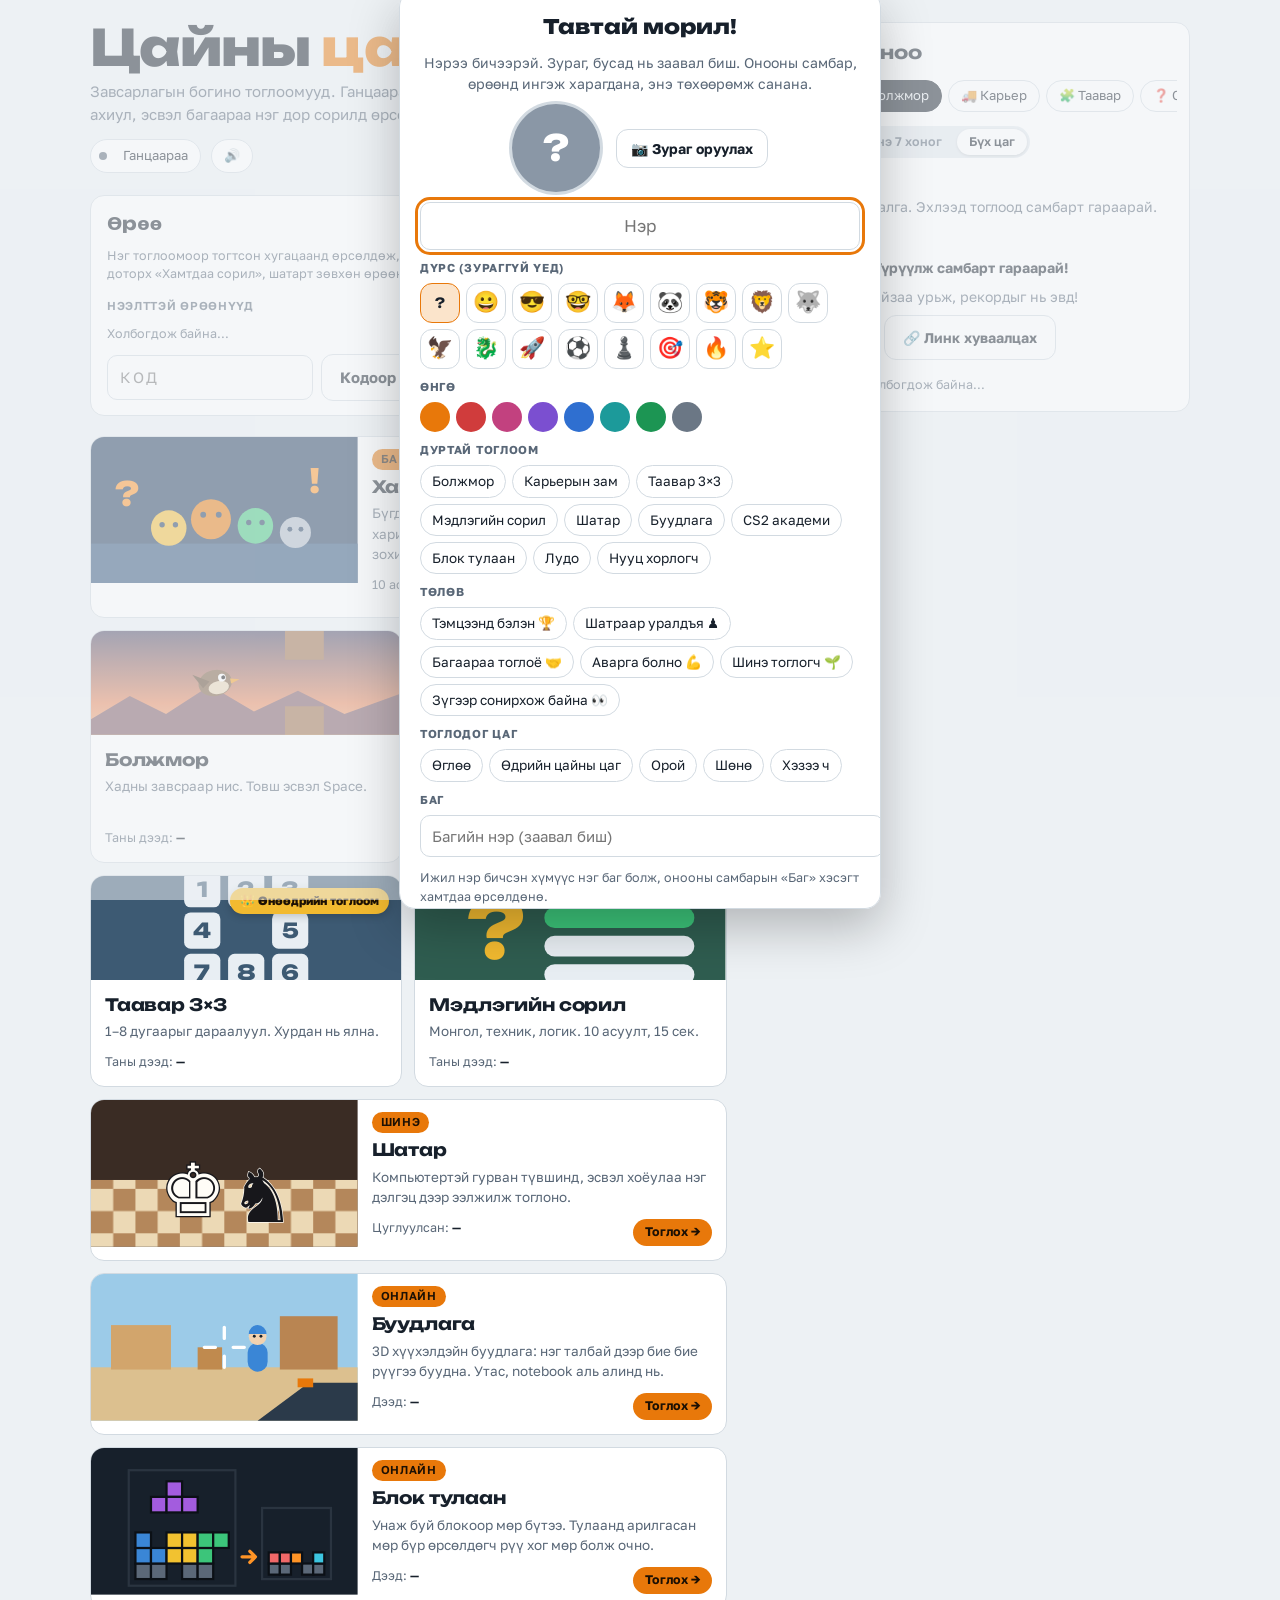
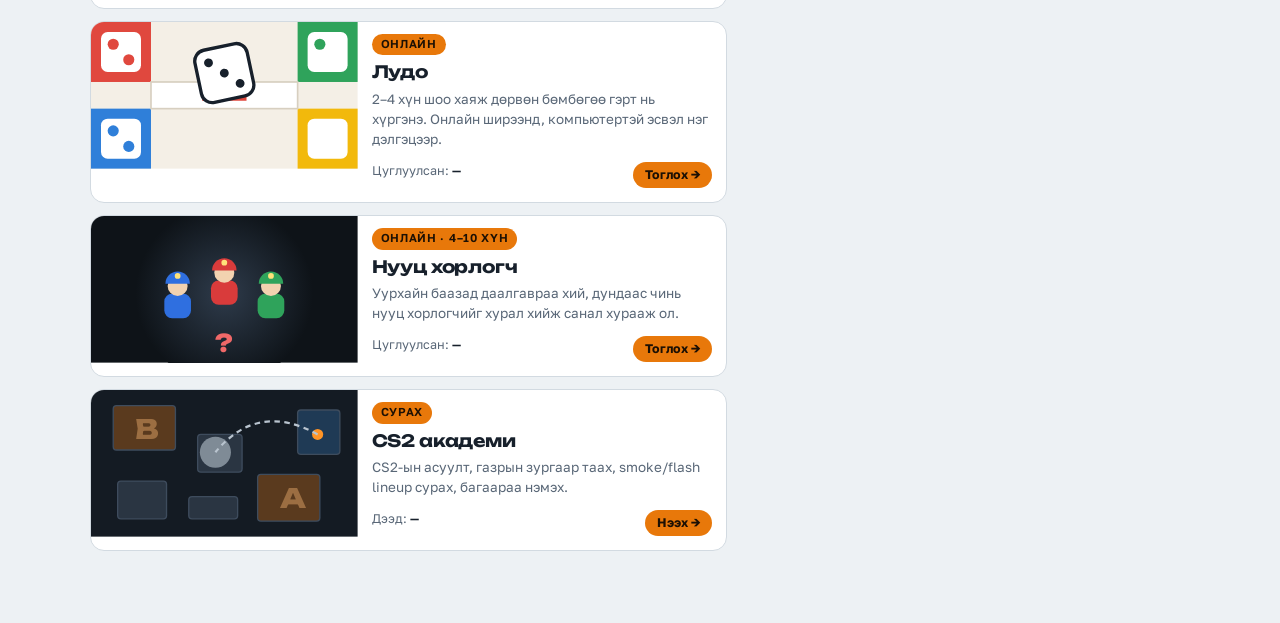
<file: soril.html>
<!doctype html>
<html lang="mn">
<head>
<meta charset="utf-8">
<meta name="viewport" content="width=device-width,initial-scale=1,viewport-fit=cover">
<title>Мэдлэгийн сорил · Цайны цаг</title>
<meta name="description" content="Завсарлагын богино тоглоомууд: Болжмор, Карьерын зам, Таавар 3×3, Мэдлэгийн сорил, Шатар, Буудлага, Блок тулаан, Лудо, Нууц хорлогч, CS2 академи.">
<link rel="icon" href="data:image/svg+xml,%3Csvg xmlns='http://www.w3.org/2000/svg' viewBox='0 0 64 64'%3E%3Crect width='64' height='64' rx='14' fill='%23E8780A'/%3E%3Ctext x='32' y='45' font-size='36' text-anchor='middle' font-family='Arial' font-weight='700' fill='%2317202B'%3E%D0%A6%3C/text%3E%3C/svg%3E">
<link rel="preconnect" href="https://fonts.googleapis.com">
<link rel="preconnect" href="https://fonts.gstatic.com" crossorigin>
<link rel="stylesheet" href="https://fonts.googleapis.com/css2?family=Caveat:wght@600&family=Golos+Text:wght@400;500;600;700&family=Unbounded:wght@500;700;800&display=swap">
<style>:root{color-scheme:light;padding-top:env(safe-area-inset-top,0px);padding-bottom:env(safe-area-inset-bottom,0px)}body{margin:0;font:14px system-ui,sans-serif}img{max-width:100%}[hidden]{display:none!important}</style>
<link rel="stylesheet" href="app.css?v=0545c3da1a">
</head>
<body data-start="quiz">
<div class="wrap hub" id="hub">
 <div class="hub-main">
  <header class="top">
    <div class="brand">
      <h1>Цайны <b>цаг</b></h1>
      <p>Завсарлагын богино тоглоомууд. Ганцаараа дээд амжилтаа ахиул, эсвэл багаараа нэг дор сорилд өрсөлд.</p>
    </div>
    <div class="who">
      <div class="online" id="online" title="Энэ хуудсыг яг одоо нээсэн хүмүүс"><span class="dot"></span><span class="faces" id="faces"></span><span id="onlineTxt">Ганцаараа</span></div>
      <button class="iconbtn" id="nameBtn" type="button" hidden>Нэр</button>
      <button class="iconbtn" id="mute" type="button" aria-label="Дуу асаалттай" title="Дуу асаалттай">🔊</button>
    </div>
  </header>

  <section class="arena" id="arena" aria-label="Өрөө" hidden></section>

    <section class="tiles" aria-label="Тоглоомууд">
      <button class="tile wide" type="button" data-open="live">
        <svg class="art" viewBox="0 0 240 132" preserveAspectRatio="xMidYMid slice" aria-hidden="true">
          <rect width="240" height="132" fill="#1F3A5C"/>
          <g fill="#2C5079"><rect x="0" y="96" width="240" height="36"/></g>
          <g font-family="Unbounded, sans-serif" font-weight="800" font-size="30" fill="#FF9426"><text x="22" y="62">?</text><text x="196" y="50">!</text></g>
          <g><circle cx="70" cy="82" r="16" fill="#F2BA30"/><circle cx="108" cy="74" r="18" fill="#E8780A"/><circle cx="148" cy="80" r="16" fill="#3CC57A"/><circle cx="184" cy="86" r="14" fill="#AAB6C3"/></g>
          <g fill="#1F3A5C"><circle cx="64" cy="79" r="2.4"/><circle cx="76" cy="79" r="2.4"/><circle cx="101" cy="70" r="2.6"/><circle cx="115" cy="70" r="2.6"/><circle cx="142" cy="77" r="2.4"/><circle cx="154" cy="77" r="2.4"/><circle cx="179" cy="83" r="2.2"/><circle cx="189" cy="83" r="2.2"/></g>
        </svg>
        <span class="livebadge" id="liveBadge" hidden><i></i><span id="liveN"></span></span>
        <span class="meta">
          <span class="chip">Багаараа</span>
          <span class="t">Хамтдаа сорил</span>
          <span class="d">Бүгд нэг дор нээгээд, нэг ижил асуултад зэрэг хариулна. Өөрийн асуултаа бэлдэж тэмцээн ч зохиож болно.</span>
          <span class="foot"><span id="liveFoot">10 асуулт · 15 сек</span><b>Тоглох →</b></span>
        </span>
      </button>

      <button class="tile" type="button" data-open="flappy">
        <svg class="art" viewBox="0 0 240 104" preserveAspectRatio="xMidYMid slice" aria-hidden="true">
          <defs><linearGradient id="dusk" x1="0" y1="0" x2="0" y2="1"><stop offset="0" stop-color="#2B3A67"/><stop offset=".65" stop-color="#E8865A"/><stop offset="1" stop-color="#F6C48B"/></linearGradient></defs>
          <rect width="240" height="104" fill="url(#dusk)"/>
          <path d="M0 80 L30 62 L58 76 L92 54 L126 74 L160 58 L196 76 L240 60 L240 104 L0 104Z" fill="#7A5560"/>
          <rect x="150" y="0" width="30" height="34" fill="#9C6B45"/><rect x="150" y="70" width="30" height="34" fill="#9C6B45"/>
          <rect x="0" y="92" width="240" height="12" fill="#C99B5E"/>
          <g transform="translate(96 52) rotate(-12)"><ellipse rx="13" ry="10" fill="#7B5C3E"/><ellipse cx="2" cy="4" rx="8" ry="5" fill="#E9D6B5"/><path d="M-4 -2 L-16 -10 L-10 2Z" fill="#5E432B"/><circle cx="6" cy="-3" r="3" fill="#fff"/><circle cx="7" cy="-3" r="1.5" fill="#111"/><path d="M12 -1 L19 1 L12 3Z" fill="#F29A1A"/></g>
        </svg>
        <span class="meta"><span class="t">Болжмор</span><span class="d">Хадны завсраар нис. Товш эсвэл Space.</span>
          <span class="foot"><span>Таны дээд: <b class="num" data-best="flappy">—</b></span></span></span>
      </button>

      <button class="tile" type="button" data-open="race">
        <svg class="art" viewBox="0 0 240 104" preserveAspectRatio="xMidYMid slice" aria-hidden="true">
          <rect width="240" height="104" fill="#D8B67E"/>
          <rect x="62" width="116" height="104" fill="#A8865C"/><rect x="56" width="6" height="104" fill="#8E6F49"/><rect x="178" width="6" height="104" fill="#8E6F49"/>
          <g fill="rgba(255,240,210,.6)"><rect x="99" y="4" width="3" height="16"/><rect x="99" y="38" width="3" height="16"/><rect x="99" y="72" width="3" height="16"/><rect x="138" y="4" width="3" height="16"/><rect x="138" y="38" width="3" height="16"/><rect x="138" y="72" width="3" height="16"/></g>
          <g transform="translate(120 70)"><rect x="-12" y="-10" width="24" height="30" rx="2" fill="#F29A1A"/><rect x="-10" y="-22" width="20" height="12" rx="2" fill="#E9EEF2"/><rect x="-8" y="-20" width="16" height="4" fill="#2B3A4A"/></g>
          <g transform="translate(160 24)"><polygon points="-10,-6 2,-10 11,-2 8,8 -6,9" fill="#7D7A74"/></g>
          <g transform="translate(82 30)"><rect x="-7" y="-9" width="14" height="18" rx="2" fill="#D03C3C"/></g>
          <circle cx="24" cy="30" r="5" fill="#9AA36A"/><circle cx="214" cy="70" r="6" fill="#9AA36A"/><circle cx="30" cy="84" r="4" fill="#9AA36A"/>
        </svg>
        <span class="meta"><span class="t">Карьерын зам</span><span class="d">Чулуу, БелАЗ-аас зайлсхийж, шатахуун цуглуул.</span>
          <span class="foot"><span>Таны дээд: <b class="num" data-best="race">—</b></span></span></span>
      </button>

      <button class="tile" type="button" data-open="puzzle">
        <svg class="art" viewBox="0 0 240 104" preserveAspectRatio="xMidYMid slice" aria-hidden="true">
          <rect width="240" height="104" fill="#3D5A73"/>
          <g font-family="Unbounded, sans-serif" font-weight="800" font-size="16" text-anchor="middle">
            <g fill="#E8EEF3"><rect x="72" y="8" width="28" height="28" rx="5"/><rect x="106" y="8" width="28" height="28" rx="5"/><rect x="140" y="8" width="28" height="28" rx="5"/><rect x="72" y="40" width="28" height="28" rx="5"/><rect x="140" y="40" width="28" height="28" rx="5"/><rect x="72" y="72" width="28" height="28" rx="5"/><rect x="106" y="72" width="28" height="28" rx="5"/><rect x="140" y="72" width="28" height="28" rx="5"/></g>
            <g fill="#3D5A73"><text x="86" y="28">1</text><text x="120" y="28">2</text><text x="154" y="28">3</text><text x="86" y="60">4</text><text x="154" y="60">5</text><text x="86" y="92">7</text><text x="120" y="92">8</text><text x="154" y="92">6</text></g>
          </g>
        </svg>
        <span class="meta"><span class="t">Таавар 3×3</span><span class="d">1–8 дугаарыг дараалуул. Хурдан нь ялна.</span>
          <span class="foot"><span>Таны дээд: <b class="num" data-best="puzzle">—</b></span></span></span>
      </button>

      <button class="tile" type="button" data-open="quiz">
        <svg class="art" viewBox="0 0 240 104" preserveAspectRatio="xMidYMid slice" aria-hidden="true">
          <rect width="240" height="104" fill="#2F5D50"/>
          <text x="40" y="76" font-family="Unbounded, sans-serif" font-weight="800" font-size="62" fill="#F2BA30">?</text>
          <g><rect x="100" y="14" width="116" height="16" rx="8" fill="#E8EEF3"/><rect x="100" y="36" width="116" height="16" rx="8" fill="#3CC57A"/><rect x="100" y="58" width="116" height="16" rx="8" fill="#E8EEF3"/><rect x="100" y="80" width="116" height="16" rx="8" fill="#E8EEF3"/></g>
        </svg>
        <span class="meta"><span class="t">Мэдлэгийн сорил</span><span class="d">Монгол, техник, логик. 10 асуулт, 15 сек.</span>
          <span class="foot"><span>Таны дээд: <b class="num" data-best="quiz">—</b></span></span></span>
      </button>

      <button class="tile wide" type="button" data-open="chess">
        <svg class="art" viewBox="0 0 240 132" preserveAspectRatio="xMidYMid slice" aria-hidden="true">
          <defs><pattern id="chk" width="40" height="40" patternUnits="userSpaceOnUse"><rect width="40" height="40" fill="#B4875B"/><rect width="20" height="20" fill="#ECD9B5"/><rect x="20" y="20" width="20" height="20" fill="#ECD9B5"/></pattern></defs>
          <rect width="240" height="132" fill="#3A2C24"/>
          <rect y="72" width="240" height="60" fill="url(#chk)"/>
          <g font-family="'Segoe UI Symbol','Noto Sans Symbols 2','Apple Symbols','DejaVu Sans',sans-serif" font-size="66" text-anchor="middle" paint-order="stroke">
            <text x="92" y="104" fill="#FFFDF7" stroke="#17171B" stroke-width="2.4">&#x265A;&#xFE0E;</text>
            <text x="154" y="110" fill="#17171B" stroke="#FFFDF7" stroke-width="1.2">&#x265E;&#xFE0E;</text>
          </g>
        </svg>
        <span class="meta">
          <span class="chip">Шинэ</span>
          <span class="t">Шатар</span>
          <span class="d">Компьютертэй гурван түвшинд, эсвэл хоёулаа нэг дэлгэц дээр ээлжилж тоглоно.</span>
          <span class="foot"><span>Цуглуулсан: <b class="num" data-best="chess">—</b></span><b>Тоглох →</b></span>
        </span>
      </button>

      <button class="tile wide" type="button" data-open="fps">
        <svg class="art" viewBox="0 0 240 132" preserveAspectRatio="xMidYMid slice" aria-hidden="true">
          <rect width="240" height="132" fill="#9CCBE8"/>
          <rect y="84" width="240" height="48" fill="#DCC08F"/>
          <rect x="18" y="46" width="54" height="40" fill="#D2A56C"/><rect x="170" y="38" width="52" height="48" fill="#B98552"/>
          <rect x="96" y="66" width="22" height="20" fill="#C08A4E"/>
          <g transform="translate(150 60)"><rect x="-9" y="2" width="18" height="26" rx="9" fill="#3A86D6"/><circle r="8" cy="-4" fill="#F2D2B0"/><path d="M-8 -6 a8 8 0 0 1 16 0z" fill="#3A86D6"/><circle cx="-3" cy="-4" r="1.3" fill="#17202B"/><circle cx="3" cy="-4" r="1.3" fill="#17202B"/></g>
          <g stroke="#fff" stroke-width="3" stroke-linecap="round"><path d="M120 48v10M120 74v10M102 66h10M128 66h10"/></g>
          <path d="M150 132 L196 98 L240 98 L240 132Z" fill="#2B3A4A"/><rect x="186" y="94" width="14" height="8" fill="#E8780A"/>
        </svg>
        <span class="meta">
          <span class="chip">Онлайн</span>
          <span class="t">Буудлага</span>
          <span class="d">3D хүүхэлдэйн буудлага: нэг талбай дээр бие бие рүүгээ буудна. Утас, notebook аль алинд нь.</span>
          <span class="foot"><span>Дээд: <b class="num" data-best="fps">—</b></span><b>Тоглох →</b></span>
        </span>
      </button>

      <button class="tile wide" type="button" data-open="blok">
        <svg class="art" viewBox="0 0 240 132" preserveAspectRatio="xMidYMid slice" aria-hidden="true">
          <rect width="240" height="132" fill="#17202B"/>
          <g stroke="#0B1016" stroke-width="2">
            <rect x="40" y="104" width="14" height="14" fill="#5B6878"/><rect x="54" y="104" width="14" height="14" fill="#5B6878"/><rect x="82" y="104" width="14" height="14" fill="#5B6878"/><rect x="96" y="104" width="14" height="14" fill="#5B6878"/>
            <rect x="40" y="90" width="14" height="14" fill="#3A86D6"/><rect x="54" y="90" width="14" height="14" fill="#3A86D6"/><rect x="68" y="90" width="14" height="14" fill="#F2C230"/><rect x="82" y="90" width="14" height="14" fill="#F2C230"/><rect x="96" y="90" width="14" height="14" fill="#3CC57A"/>
            <rect x="40" y="76" width="14" height="14" fill="#3A86D6"/><rect x="68" y="76" width="14" height="14" fill="#F2C230"/><rect x="82" y="76" width="14" height="14" fill="#F2C230"/><rect x="96" y="76" width="14" height="14" fill="#3CC57A"/><rect x="110" y="76" width="14" height="14" fill="#3CC57A"/>
            <rect x="68" y="30" width="14" height="14" fill="#A35CDE"/><rect x="54" y="44" width="14" height="14" fill="#A35CDE"/><rect x="68" y="44" width="14" height="14" fill="#A35CDE"/><rect x="82" y="44" width="14" height="14" fill="#A35CDE"/>
            <rect x="160" y="104" width="10" height="10" fill="#5B6878"/><rect x="170" y="104" width="10" height="10" fill="#5B6878"/><rect x="190" y="104" width="10" height="10" fill="#5B6878"/><rect x="200" y="104" width="10" height="10" fill="#5B6878"/>
            <rect x="160" y="94" width="10" height="10" fill="#F06868"/><rect x="170" y="94" width="10" height="10" fill="#F06868"/><rect x="180" y="94" width="10" height="10" fill="#FF9426"/><rect x="200" y="94" width="10" height="10" fill="#3CC5E0"/>
          </g>
          <rect x="34" y="20" width="96" height="104" fill="none" stroke="#2A3440" stroke-width="2"/><rect x="154" y="54" width="62" height="64" fill="none" stroke="#2A3440" stroke-width="2"/>
          <path d="M136 98 h12 m-5 -5 l5 5 l-5 5" stroke="#FF9426" stroke-width="3" fill="none" stroke-linecap="round" stroke-linejoin="round"/>
        </svg>
        <span class="meta">
          <span class="chip">Онлайн</span>
          <span class="t">Блок тулаан</span>
          <span class="d">Унаж буй блокоор мөр бүтээ. Тулаанд арилгасан мөр бүр өрсөлдөгч рүү хог мөр болж очно.</span>
          <span class="foot"><span>Дээд: <b class="num" data-best="blok">—</b></span><b>Тоглох →</b></span>
        </span>
      </button>

      <button class="tile wide" type="button" data-open="ludo">
        <svg class="art" viewBox="0 0 240 132" preserveAspectRatio="xMidYMid slice" aria-hidden="true">
          <rect width="240" height="132" fill="#F4EFE6"/>
          <rect x="0" y="0" width="54" height="54" fill="#E0483E"/><rect x="186" y="0" width="54" height="54" fill="#2FA35B"/><rect x="186" y="78" width="54" height="54" fill="#F2B90C"/><rect x="0" y="78" width="54" height="54" fill="#2F7FD9"/>
          <g fill="#fff"><rect x="9" y="9" width="36" height="36" rx="6"/><rect x="195" y="9" width="36" height="36" rx="6"/><rect x="195" y="87" width="36" height="36" rx="6"/><rect x="9" y="87" width="36" height="36" rx="6"/></g>
          <g fill="#E0483E"><circle cx="20" cy="20" r="5"/><circle cx="34" cy="34" r="5"/></g><g fill="#2FA35B"><circle cx="206" cy="20" r="5"/></g><g fill="#2F7FD9"><circle cx="20" cy="98" r="5"/><circle cx="34" cy="112" r="5"/></g>
          <g stroke="#D7CFC0" stroke-width="1.5" fill="#fff"><rect x="54" y="54" width="132" height="24"/></g>
          <path d="M100 66h40" stroke="#E0483E" stroke-width="10"/>
          <rect x="96" y="22" width="48" height="48" rx="10" fill="#fff" stroke="#17202B" stroke-width="3" transform="rotate(-12 120 46)"/>
          <g fill="#17202B" transform="rotate(-12 120 46)"><circle cx="108" cy="34" r="4"/><circle cx="120" cy="46" r="4"/><circle cx="132" cy="58" r="4"/></g>
        </svg>
        <span class="meta">
          <span class="chip">Онлайн</span>
          <span class="t">Лудо</span>
          <span class="d">2–4 хүн шоо хаяж дөрвөн бөмбөгөө гэрт нь хүргэнэ. Онлайн ширээнд, компьютертэй эсвэл нэг дэлгэцээр.</span>
          <span class="foot"><span>Цуглуулсан: <b class="num" data-best="ludo">—</b></span><b>Тоглох →</b></span>
        </span>
      </button>

      <button class="tile wide" type="button" data-open="imp">
        <svg class="art" viewBox="0 0 240 132" preserveAspectRatio="xMidYMid slice" aria-hidden="true">
          <rect width="240" height="132" fill="#0E1318"/>
          <radialGradient id="impLamp" cx=".5" cy=".5" r=".5"><stop offset="0" stop-color="#2E3B4B"/><stop offset="1" stop-color="#0E1318"/></radialGradient>
          <circle cx="120" cy="70" r="80" fill="url(#impLamp)"/>
          <g transform="translate(78 74)"><rect x="-12" y="-4" width="24" height="22" rx="7" fill="#2F6FE0"/><circle cy="-11" r="9" fill="#F2D2B0"/><path d="M-11-13a11 11 0 0 1 22 0z" fill="#2F6FE0"/><circle cy="-20" r="2.6" fill="#FFE27A"/></g>
          <g transform="translate(162 74)"><rect x="-12" y="-4" width="24" height="22" rx="7" fill="#2FA35B"/><circle cy="-11" r="9" fill="#F2D2B0"/><path d="M-11-13a11 11 0 0 1 22 0z" fill="#2FA35B"/><circle cy="-20" r="2.6" fill="#FFE27A"/></g>
          <g transform="translate(120 62)"><rect x="-12" y="-4" width="24" height="22" rx="7" fill="#D93B3B"/><circle cy="-11" r="9" fill="#F2D2B0"/><path d="M-11-13a11 11 0 0 1 22 0z" fill="#D93B3B"/><circle cy="-20" r="2.6" fill="#FFE27A"/></g>
          <text x="120" y="122" text-anchor="middle" font-family="Unbounded, sans-serif" font-weight="800" font-size="22" fill="#F06868">?</text>
        </svg>
        <span class="meta">
          <span class="chip">Онлайн · 4–10 хүн</span>
          <span class="t">Нууц хорлогч</span>
          <span class="d">Уурхайн баазад даалгавраа хий, дундаас чинь нууц хорлогчийг хурал хийж санал хурааж ол.</span>
          <span class="foot"><span>Цуглуулсан: <b class="num" data-best="imp">—</b></span><b>Тоглох →</b></span>
        </span>
      </button>

      <button class="tile wide" type="button" data-open="cs2">
        <svg class="art" viewBox="0 0 240 132" preserveAspectRatio="xMidYMid slice" aria-hidden="true">
          <rect width="240" height="132" fill="#141B23"/>
          <g stroke="#3E4C5D" stroke-width="1.2">
            <rect x="20" y="14" width="56" height="40" rx="3" fill="#5A3A1E"/><rect x="150" y="76" width="56" height="42" rx="3" fill="#5A3A1E"/>
            <rect x="96" y="40" width="40" height="34" rx="3" fill="#2A3542"/><rect x="186" y="18" width="38" height="40" rx="3" fill="#1F3A55"/>
            <rect x="24" y="82" width="44" height="34" rx="3" fill="#2A3542"/><rect x="88" y="96" width="44" height="20" rx="3" fill="#2A3542"/>
          </g>
          <g font-family="Unbounded, sans-serif" font-weight="800" font-size="24" fill="rgba(255,190,120,.4)"><text x="40" y="44">B</text><text x="170" y="106">A</text></g>
          <circle cx="204" cy="40" r="5" fill="#FF9426"/>
          <path d="M204 40 Q150 10 112 56" fill="none" stroke="#B9C4CF" stroke-width="2" stroke-dasharray="5 4"/>
          <circle cx="112" cy="56" r="14" fill="rgba(185,196,207,.6)"/>
        </svg>
        <span class="meta">
          <span class="chip">Сурах</span>
          <span class="t">CS2 академи</span>
          <span class="d">CS2-ын асуулт, газрын зургаар таах, smoke/flash lineup сурах, багаараа нэмэх.</span>
          <span class="foot"><span>Дээд: <b class="num" data-best="cs2">—</b></span><b>Нээх →</b></span>
        </span>
      </button>
    </section>
 </div>

 <div class="hub-right">
    <section class="ads" id="ads" aria-label="Зарлал" hidden></section>

    <aside class="board" aria-label="Шилдэг оноо">
      <h2>Шилдэг оноо</h2>
      <div class="tabs" id="tabs">
        <button type="button" data-tab="team" aria-pressed="false">👥 Баг</button>
        <button type="button" data-tab="flappy" aria-pressed="true">🐦 Болжмор</button>
        <button type="button" data-tab="race" aria-pressed="false">🚚 Карьер</button>
        <button type="button" data-tab="puzzle" aria-pressed="false">🧩 Таавар</button>
        <button type="button" data-tab="quiz" aria-pressed="false">❓ Сорил</button>
        <button type="button" data-tab="chess" aria-pressed="false">♟️ Шатар</button>
        <button type="button" data-tab="fps" aria-pressed="false">🎯 Буудлага</button>
        <button type="button" data-tab="blok" aria-pressed="false">🧱 Блок</button>
        <button type="button" data-tab="ludo" aria-pressed="false">🎲 Лудо</button>
        <button type="button" data-tab="imp" aria-pressed="false">🕵️ Хорлогч</button>
        <button type="button" data-tab="cs2" aria-pressed="false">💣 CS2</button>
      </div>
      <div class="per" id="per" role="group" aria-label="Хугацаа">
        <button type="button" data-per="day">Өнөөдөр</button>
        <button type="button" data-per="week">Энэ 7 хоног</button>
        <button type="button" data-per="all">Бүх цаг</button>
      </div>
      <ol class="rows" id="rows"></ol>
      <p class="empty" id="boardEmpty">Одоогоор оноо алга. Эхлээд тоглоод самбарт гараарай.</p>
      <div class="boardcta" id="boardCta" hidden></div>
      <p class="note" id="boardNote">Багийн самбар холбогдож байна…</p>
    </aside>
 </div>

 <div class="hub-left">
  <section class="notes" id="notes" aria-label="Хэлэх үг" hidden></section>
 </div>
</div>

<section class="view" id="play" hidden>
  <div class="bar">
    <button class="back" type="button" data-back>← Буцах</button>
    <h2 id="playTitle">Тоглоом</h2>
    <div class="hud"><small id="hudLabel">Оноо</small><span id="hud">0</span></div>
  </div>
  <div class="stage" id="stage">
    <canvas id="cv" width="360" height="600" aria-label="Тоглоомын талбар"></canvas>
    <div id="pzWrap" hidden><div id="pz" role="grid" aria-label="Таавар"></div><p class="pzinfo" id="pzInfo">Хоосон нүдний хажуугийн дугаар дээр товш. Сумаар ч болно.</p></div>
    <div class="ov" id="ovReady"><div class="card"><h3 id="rdTitle">Бэлэн үү?</h3><p id="rdHow"></p><div class="btns"><button class="btn" type="button" id="rdGo">Эхлэх</button></div></div></div>
    <div class="ov" id="ovOver" hidden><div class="card">
      <h3 id="ovTitle">Тоглоом дууслаа</h3>
      <div class="big" id="ovScore">0</div>
      <p id="ovBest"></p>
      <p id="ovSaved"></p>
      <div class="btns"><button class="btn" type="button" id="ovAgain">Дахин тоглох</button><button class="btn ghost" type="button" data-back>Буцах</button></div>
    </div></div>
  </div>
</section>

<section class="view" id="quizv" hidden>
  <div class="bar">
    <button class="back" type="button" data-back>← Буцах</button>
    <h2 id="qTitle">Мэдлэгийн сорил</h2>
    <div class="hud"><small>Оноо</small><span id="qHud">0</span></div>
  </div>
  <div class="qwrap">
    <div class="qmain" id="qMain"></div>
    <aside class="side" id="qSide" hidden></aside>
  </div>
</section>

<div class="toast" id="toast" role="status" aria-live="polite" hidden></div>
<div class="ann" id="ann" role="status" aria-live="polite" hidden></div>
<canvas id="confetti" hidden></canvas>

<div class="ov dim namedlg" id="nameDlg" hidden><div class="card pcard">
  <h3 id="pfTitle">Профайл</h3>
  <p id="pfLead"></p>
  <div class="pfhead"><span class="face big" id="pfFace"></span>
    <div class="pfpic"><button class="btn ghost" type="button" id="pfPick">📷 Зураг оруулах</button><button class="btn ghost" type="button" id="pfNoPic" hidden>Зургаа арилгах</button><input type="file" id="pfFile" accept="image/*" hidden></div></div>
  <div class="field" id="pfNameF"><input id="nameIn" maxlength="24" placeholder="Нэр" autocomplete="nickname"></div>
  <div class="pfsec"><b>Дүрс (зураггүй үед)</b><div class="pfopts emo" id="pfEmo"></div></div>
  <div class="pfsec"><b>Өнгө</b><div class="pfopts col" id="pfCol"></div></div>
  <div class="pfsec"><b>Дуртай тоглоом</b><div class="pfopts" id="pfGame"></div></div>
  <div class="pfsec"><b>Төлөв</b><div class="pfopts" id="pfStat"></div></div>
  <div class="pfsec"><b>Тоглодог цаг</b><div class="pfopts" id="pfTime"></div></div>
  <div class="pfsec"><b>Баг</b><input id="pfTeam" maxlength="20" placeholder="Багийн нэр (заавал биш)" autocomplete="off"><div class="pfopts" id="pfTeams"></div><span class="pfhint">Ижил нэр бичсэн хүмүүс нэг баг болж, онооны самбарын «Баг» хэсэгт хамтдаа өрсөлдөнө.</span></div>
  <p class="pferr" id="pfErr"></p>
  <div class="btns"><button class="btn" type="button" id="nameOk">Хадгалах</button><button class="btn ghost" type="button" id="nameX" hidden>Болих</button></div>
</div></div>
<div class="ov dim namedlg" id="pfView" hidden><div class="card pcard pfview" id="pfBody"></div></div>

<section class="view" id="chessv" hidden>
  <div class="bar">
    <button class="back" type="button" data-back>← Буцах</button>
    <h2>Шатар</h2>
    <div class="hud"><small>Нүүдэл</small><span id="chHud">1</span></div>
  </div>
  <div class="chstage">
    <div class="chwrap">
      <div class="chmain">
        <div class="chwho" id="chTop"></div>
        <div class="chboard" id="chb" aria-label="Шатрын хөлөг"></div>
        <div class="chwho" id="chBot"></div>
      </div>
      <aside class="chpanel">
        <p class="chstatus" id="chStatus" aria-live="polite"></p>
        <div class="chbtns">
          <button class="btn ghost" type="button" id="chUndo">↶ Буцаах</button>
          <button class="btn ghost" type="button" id="chFlip">⇅ Эргүүлэх</button>
          <button class="btn ghost" type="button" id="chResign">Бууж өгөх</button>
          <button class="btn" type="button" id="chNew">Шинэ тоглоом</button>
        </div>
        <ol class="chmoves" id="chMoves" aria-label="Нүүдлүүд" hidden></ol>
      </aside>
    </div>
    <div class="ov dim" id="chSetup" hidden><div class="card chcard">
      <h3>Шатар</h3>
      <div class="seg" id="chModes" role="group" aria-label="Хэнтэй тоглох"><button type="button" data-mode="ai">Компьютер</button><button type="button" data-mode="two">Хоёулаа</button><button type="button" data-mode="net">Онлайн</button><button type="button" data-mode="tour">Тэмцээн</button></div>
      <div class="chbody" id="chBody"></div>
    </div></div>
    <div class="ov dim" id="chEnd" hidden><div class="card">
      <h3 id="chEndT"></h3>
      <p id="chEndD"></p>
      <p class="rec" id="chEndP"></p>
      <div class="btns"><button class="btn" type="button" id="chAgain">Шинэ тоглоом</button><button class="btn ghost" type="button" id="chLook">Хөлөг харах</button></div>
    </div></div>
    <div class="ov dim" id="chPromo" hidden><div class="card">
      <h3>Хүү юу болох вэ?</h3>
      <div class="promo" id="chPromoBtns"></div>
      <div class="btns"><button class="btn ghost" type="button" id="chPromoX">Болих</button></div>
    </div></div>
  </div>
</section>
<script src="firebase-config.js"></script>
<script src="app.js?v=cace5fd34b"></script>
</body>
</html>
</file>
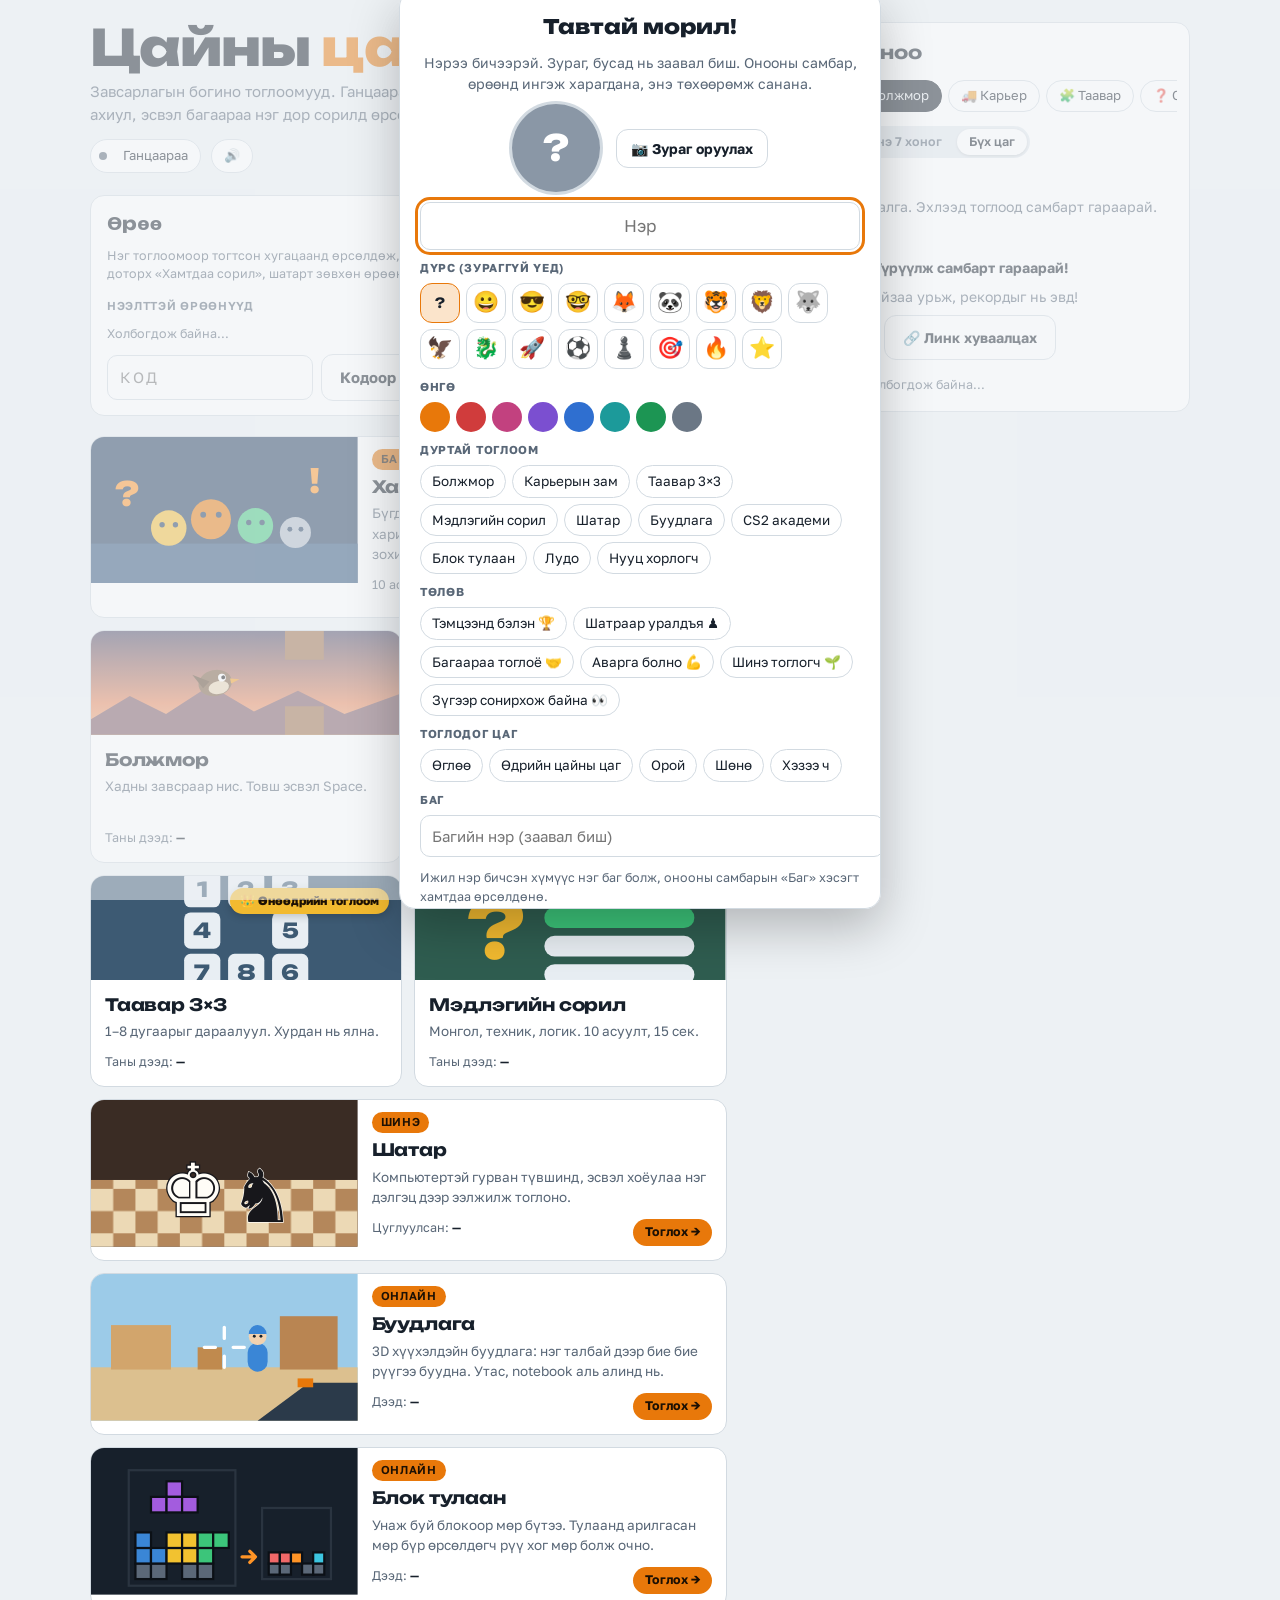
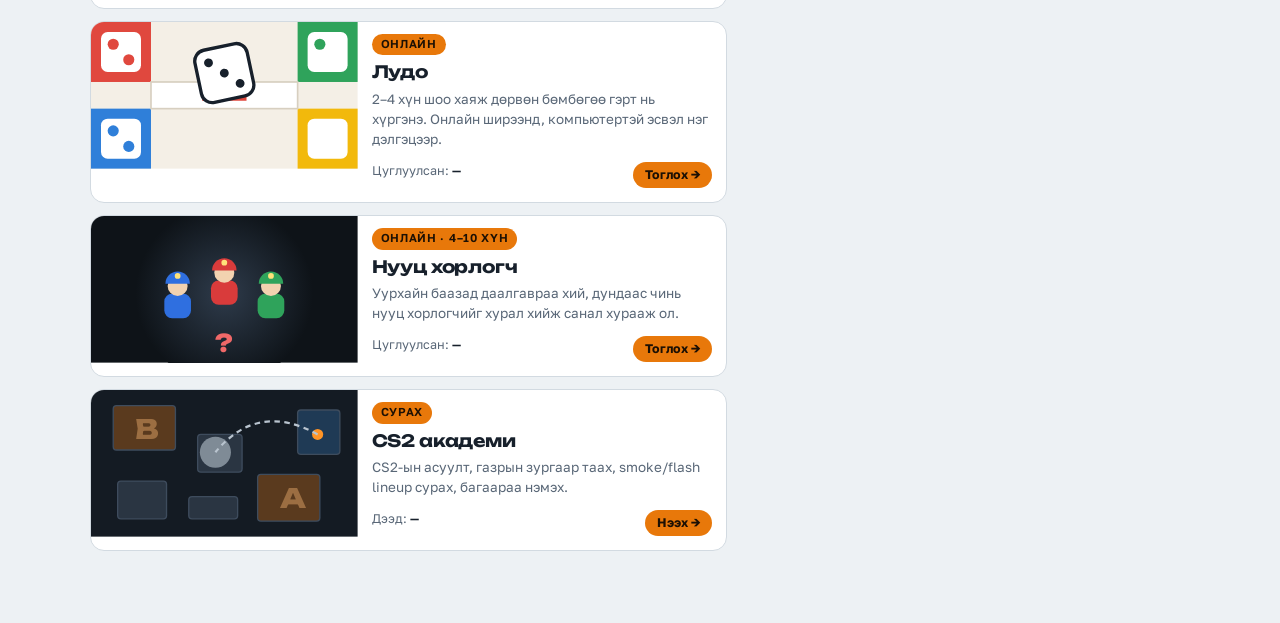
<file: taavar.html>
<!doctype html>
<html lang="mn">
<head>
<meta charset="utf-8">
<meta name="viewport" content="width=device-width,initial-scale=1,viewport-fit=cover">
<title>Таавар 3×3 · Цайны цаг</title>
<meta name="description" content="Завсарлагын богино тоглоомууд: Болжмор, Карьерын зам, Таавар 3×3, Мэдлэгийн сорил, Шатар, Буудлага, Блок тулаан, Лудо, Нууц хорлогч, CS2 академи.">
<link rel="icon" href="data:image/svg+xml,%3Csvg xmlns='http://www.w3.org/2000/svg' viewBox='0 0 64 64'%3E%3Crect width='64' height='64' rx='14' fill='%23E8780A'/%3E%3Ctext x='32' y='45' font-size='36' text-anchor='middle' font-family='Arial' font-weight='700' fill='%2317202B'%3E%D0%A6%3C/text%3E%3C/svg%3E">
<link rel="preconnect" href="https://fonts.googleapis.com">
<link rel="preconnect" href="https://fonts.gstatic.com" crossorigin>
<link rel="stylesheet" href="https://fonts.googleapis.com/css2?family=Caveat:wght@600&family=Golos+Text:wght@400;500;600;700&family=Unbounded:wght@500;700;800&display=swap">
<style>:root{color-scheme:light;padding-top:env(safe-area-inset-top,0px);padding-bottom:env(safe-area-inset-bottom,0px)}body{margin:0;font:14px system-ui,sans-serif}img{max-width:100%}[hidden]{display:none!important}</style>
<link rel="stylesheet" href="app.css?v=0545c3da1a">
</head>
<body data-start="puzzle">
<div class="wrap hub" id="hub">
 <div class="hub-main">
  <header class="top">
    <div class="brand">
      <h1>Цайны <b>цаг</b></h1>
      <p>Завсарлагын богино тоглоомууд. Ганцаараа дээд амжилтаа ахиул, эсвэл багаараа нэг дор сорилд өрсөлд.</p>
    </div>
    <div class="who">
      <div class="online" id="online" title="Энэ хуудсыг яг одоо нээсэн хүмүүс"><span class="dot"></span><span class="faces" id="faces"></span><span id="onlineTxt">Ганцаараа</span></div>
      <button class="iconbtn" id="nameBtn" type="button" hidden>Нэр</button>
      <button class="iconbtn" id="mute" type="button" aria-label="Дуу асаалттай" title="Дуу асаалттай">🔊</button>
    </div>
  </header>

  <section class="arena" id="arena" aria-label="Өрөө" hidden></section>

    <section class="tiles" aria-label="Тоглоомууд">
      <button class="tile wide" type="button" data-open="live">
        <svg class="art" viewBox="0 0 240 132" preserveAspectRatio="xMidYMid slice" aria-hidden="true">
          <rect width="240" height="132" fill="#1F3A5C"/>
          <g fill="#2C5079"><rect x="0" y="96" width="240" height="36"/></g>
          <g font-family="Unbounded, sans-serif" font-weight="800" font-size="30" fill="#FF9426"><text x="22" y="62">?</text><text x="196" y="50">!</text></g>
          <g><circle cx="70" cy="82" r="16" fill="#F2BA30"/><circle cx="108" cy="74" r="18" fill="#E8780A"/><circle cx="148" cy="80" r="16" fill="#3CC57A"/><circle cx="184" cy="86" r="14" fill="#AAB6C3"/></g>
          <g fill="#1F3A5C"><circle cx="64" cy="79" r="2.4"/><circle cx="76" cy="79" r="2.4"/><circle cx="101" cy="70" r="2.6"/><circle cx="115" cy="70" r="2.6"/><circle cx="142" cy="77" r="2.4"/><circle cx="154" cy="77" r="2.4"/><circle cx="179" cy="83" r="2.2"/><circle cx="189" cy="83" r="2.2"/></g>
        </svg>
        <span class="livebadge" id="liveBadge" hidden><i></i><span id="liveN"></span></span>
        <span class="meta">
          <span class="chip">Багаараа</span>
          <span class="t">Хамтдаа сорил</span>
          <span class="d">Бүгд нэг дор нээгээд, нэг ижил асуултад зэрэг хариулна. Өөрийн асуултаа бэлдэж тэмцээн ч зохиож болно.</span>
          <span class="foot"><span id="liveFoot">10 асуулт · 15 сек</span><b>Тоглох →</b></span>
        </span>
      </button>

      <button class="tile" type="button" data-open="flappy">
        <svg class="art" viewBox="0 0 240 104" preserveAspectRatio="xMidYMid slice" aria-hidden="true">
          <defs><linearGradient id="dusk" x1="0" y1="0" x2="0" y2="1"><stop offset="0" stop-color="#2B3A67"/><stop offset=".65" stop-color="#E8865A"/><stop offset="1" stop-color="#F6C48B"/></linearGradient></defs>
          <rect width="240" height="104" fill="url(#dusk)"/>
          <path d="M0 80 L30 62 L58 76 L92 54 L126 74 L160 58 L196 76 L240 60 L240 104 L0 104Z" fill="#7A5560"/>
          <rect x="150" y="0" width="30" height="34" fill="#9C6B45"/><rect x="150" y="70" width="30" height="34" fill="#9C6B45"/>
          <rect x="0" y="92" width="240" height="12" fill="#C99B5E"/>
          <g transform="translate(96 52) rotate(-12)"><ellipse rx="13" ry="10" fill="#7B5C3E"/><ellipse cx="2" cy="4" rx="8" ry="5" fill="#E9D6B5"/><path d="M-4 -2 L-16 -10 L-10 2Z" fill="#5E432B"/><circle cx="6" cy="-3" r="3" fill="#fff"/><circle cx="7" cy="-3" r="1.5" fill="#111"/><path d="M12 -1 L19 1 L12 3Z" fill="#F29A1A"/></g>
        </svg>
        <span class="meta"><span class="t">Болжмор</span><span class="d">Хадны завсраар нис. Товш эсвэл Space.</span>
          <span class="foot"><span>Таны дээд: <b class="num" data-best="flappy">—</b></span></span></span>
      </button>

      <button class="tile" type="button" data-open="race">
        <svg class="art" viewBox="0 0 240 104" preserveAspectRatio="xMidYMid slice" aria-hidden="true">
          <rect width="240" height="104" fill="#D8B67E"/>
          <rect x="62" width="116" height="104" fill="#A8865C"/><rect x="56" width="6" height="104" fill="#8E6F49"/><rect x="178" width="6" height="104" fill="#8E6F49"/>
          <g fill="rgba(255,240,210,.6)"><rect x="99" y="4" width="3" height="16"/><rect x="99" y="38" width="3" height="16"/><rect x="99" y="72" width="3" height="16"/><rect x="138" y="4" width="3" height="16"/><rect x="138" y="38" width="3" height="16"/><rect x="138" y="72" width="3" height="16"/></g>
          <g transform="translate(120 70)"><rect x="-12" y="-10" width="24" height="30" rx="2" fill="#F29A1A"/><rect x="-10" y="-22" width="20" height="12" rx="2" fill="#E9EEF2"/><rect x="-8" y="-20" width="16" height="4" fill="#2B3A4A"/></g>
          <g transform="translate(160 24)"><polygon points="-10,-6 2,-10 11,-2 8,8 -6,9" fill="#7D7A74"/></g>
          <g transform="translate(82 30)"><rect x="-7" y="-9" width="14" height="18" rx="2" fill="#D03C3C"/></g>
          <circle cx="24" cy="30" r="5" fill="#9AA36A"/><circle cx="214" cy="70" r="6" fill="#9AA36A"/><circle cx="30" cy="84" r="4" fill="#9AA36A"/>
        </svg>
        <span class="meta"><span class="t">Карьерын зам</span><span class="d">Чулуу, БелАЗ-аас зайлсхийж, шатахуун цуглуул.</span>
          <span class="foot"><span>Таны дээд: <b class="num" data-best="race">—</b></span></span></span>
      </button>

      <button class="tile" type="button" data-open="puzzle">
        <svg class="art" viewBox="0 0 240 104" preserveAspectRatio="xMidYMid slice" aria-hidden="true">
          <rect width="240" height="104" fill="#3D5A73"/>
          <g font-family="Unbounded, sans-serif" font-weight="800" font-size="16" text-anchor="middle">
            <g fill="#E8EEF3"><rect x="72" y="8" width="28" height="28" rx="5"/><rect x="106" y="8" width="28" height="28" rx="5"/><rect x="140" y="8" width="28" height="28" rx="5"/><rect x="72" y="40" width="28" height="28" rx="5"/><rect x="140" y="40" width="28" height="28" rx="5"/><rect x="72" y="72" width="28" height="28" rx="5"/><rect x="106" y="72" width="28" height="28" rx="5"/><rect x="140" y="72" width="28" height="28" rx="5"/></g>
            <g fill="#3D5A73"><text x="86" y="28">1</text><text x="120" y="28">2</text><text x="154" y="28">3</text><text x="86" y="60">4</text><text x="154" y="60">5</text><text x="86" y="92">7</text><text x="120" y="92">8</text><text x="154" y="92">6</text></g>
          </g>
        </svg>
        <span class="meta"><span class="t">Таавар 3×3</span><span class="d">1–8 дугаарыг дараалуул. Хурдан нь ялна.</span>
          <span class="foot"><span>Таны дээд: <b class="num" data-best="puzzle">—</b></span></span></span>
      </button>

      <button class="tile" type="button" data-open="quiz">
        <svg class="art" viewBox="0 0 240 104" preserveAspectRatio="xMidYMid slice" aria-hidden="true">
          <rect width="240" height="104" fill="#2F5D50"/>
          <text x="40" y="76" font-family="Unbounded, sans-serif" font-weight="800" font-size="62" fill="#F2BA30">?</text>
          <g><rect x="100" y="14" width="116" height="16" rx="8" fill="#E8EEF3"/><rect x="100" y="36" width="116" height="16" rx="8" fill="#3CC57A"/><rect x="100" y="58" width="116" height="16" rx="8" fill="#E8EEF3"/><rect x="100" y="80" width="116" height="16" rx="8" fill="#E8EEF3"/></g>
        </svg>
        <span class="meta"><span class="t">Мэдлэгийн сорил</span><span class="d">Монгол, техник, логик. 10 асуулт, 15 сек.</span>
          <span class="foot"><span>Таны дээд: <b class="num" data-best="quiz">—</b></span></span></span>
      </button>

      <button class="tile wide" type="button" data-open="chess">
        <svg class="art" viewBox="0 0 240 132" preserveAspectRatio="xMidYMid slice" aria-hidden="true">
          <defs><pattern id="chk" width="40" height="40" patternUnits="userSpaceOnUse"><rect width="40" height="40" fill="#B4875B"/><rect width="20" height="20" fill="#ECD9B5"/><rect x="20" y="20" width="20" height="20" fill="#ECD9B5"/></pattern></defs>
          <rect width="240" height="132" fill="#3A2C24"/>
          <rect y="72" width="240" height="60" fill="url(#chk)"/>
          <g font-family="'Segoe UI Symbol','Noto Sans Symbols 2','Apple Symbols','DejaVu Sans',sans-serif" font-size="66" text-anchor="middle" paint-order="stroke">
            <text x="92" y="104" fill="#FFFDF7" stroke="#17171B" stroke-width="2.4">&#x265A;&#xFE0E;</text>
            <text x="154" y="110" fill="#17171B" stroke="#FFFDF7" stroke-width="1.2">&#x265E;&#xFE0E;</text>
          </g>
        </svg>
        <span class="meta">
          <span class="chip">Шинэ</span>
          <span class="t">Шатар</span>
          <span class="d">Компьютертэй гурван түвшинд, эсвэл хоёулаа нэг дэлгэц дээр ээлжилж тоглоно.</span>
          <span class="foot"><span>Цуглуулсан: <b class="num" data-best="chess">—</b></span><b>Тоглох →</b></span>
        </span>
      </button>

      <button class="tile wide" type="button" data-open="fps">
        <svg class="art" viewBox="0 0 240 132" preserveAspectRatio="xMidYMid slice" aria-hidden="true">
          <rect width="240" height="132" fill="#9CCBE8"/>
          <rect y="84" width="240" height="48" fill="#DCC08F"/>
          <rect x="18" y="46" width="54" height="40" fill="#D2A56C"/><rect x="170" y="38" width="52" height="48" fill="#B98552"/>
          <rect x="96" y="66" width="22" height="20" fill="#C08A4E"/>
          <g transform="translate(150 60)"><rect x="-9" y="2" width="18" height="26" rx="9" fill="#3A86D6"/><circle r="8" cy="-4" fill="#F2D2B0"/><path d="M-8 -6 a8 8 0 0 1 16 0z" fill="#3A86D6"/><circle cx="-3" cy="-4" r="1.3" fill="#17202B"/><circle cx="3" cy="-4" r="1.3" fill="#17202B"/></g>
          <g stroke="#fff" stroke-width="3" stroke-linecap="round"><path d="M120 48v10M120 74v10M102 66h10M128 66h10"/></g>
          <path d="M150 132 L196 98 L240 98 L240 132Z" fill="#2B3A4A"/><rect x="186" y="94" width="14" height="8" fill="#E8780A"/>
        </svg>
        <span class="meta">
          <span class="chip">Онлайн</span>
          <span class="t">Буудлага</span>
          <span class="d">3D хүүхэлдэйн буудлага: нэг талбай дээр бие бие рүүгээ буудна. Утас, notebook аль алинд нь.</span>
          <span class="foot"><span>Дээд: <b class="num" data-best="fps">—</b></span><b>Тоглох →</b></span>
        </span>
      </button>

      <button class="tile wide" type="button" data-open="blok">
        <svg class="art" viewBox="0 0 240 132" preserveAspectRatio="xMidYMid slice" aria-hidden="true">
          <rect width="240" height="132" fill="#17202B"/>
          <g stroke="#0B1016" stroke-width="2">
            <rect x="40" y="104" width="14" height="14" fill="#5B6878"/><rect x="54" y="104" width="14" height="14" fill="#5B6878"/><rect x="82" y="104" width="14" height="14" fill="#5B6878"/><rect x="96" y="104" width="14" height="14" fill="#5B6878"/>
            <rect x="40" y="90" width="14" height="14" fill="#3A86D6"/><rect x="54" y="90" width="14" height="14" fill="#3A86D6"/><rect x="68" y="90" width="14" height="14" fill="#F2C230"/><rect x="82" y="90" width="14" height="14" fill="#F2C230"/><rect x="96" y="90" width="14" height="14" fill="#3CC57A"/>
            <rect x="40" y="76" width="14" height="14" fill="#3A86D6"/><rect x="68" y="76" width="14" height="14" fill="#F2C230"/><rect x="82" y="76" width="14" height="14" fill="#F2C230"/><rect x="96" y="76" width="14" height="14" fill="#3CC57A"/><rect x="110" y="76" width="14" height="14" fill="#3CC57A"/>
            <rect x="68" y="30" width="14" height="14" fill="#A35CDE"/><rect x="54" y="44" width="14" height="14" fill="#A35CDE"/><rect x="68" y="44" width="14" height="14" fill="#A35CDE"/><rect x="82" y="44" width="14" height="14" fill="#A35CDE"/>
            <rect x="160" y="104" width="10" height="10" fill="#5B6878"/><rect x="170" y="104" width="10" height="10" fill="#5B6878"/><rect x="190" y="104" width="10" height="10" fill="#5B6878"/><rect x="200" y="104" width="10" height="10" fill="#5B6878"/>
            <rect x="160" y="94" width="10" height="10" fill="#F06868"/><rect x="170" y="94" width="10" height="10" fill="#F06868"/><rect x="180" y="94" width="10" height="10" fill="#FF9426"/><rect x="200" y="94" width="10" height="10" fill="#3CC5E0"/>
          </g>
          <rect x="34" y="20" width="96" height="104" fill="none" stroke="#2A3440" stroke-width="2"/><rect x="154" y="54" width="62" height="64" fill="none" stroke="#2A3440" stroke-width="2"/>
          <path d="M136 98 h12 m-5 -5 l5 5 l-5 5" stroke="#FF9426" stroke-width="3" fill="none" stroke-linecap="round" stroke-linejoin="round"/>
        </svg>
        <span class="meta">
          <span class="chip">Онлайн</span>
          <span class="t">Блок тулаан</span>
          <span class="d">Унаж буй блокоор мөр бүтээ. Тулаанд арилгасан мөр бүр өрсөлдөгч рүү хог мөр болж очно.</span>
          <span class="foot"><span>Дээд: <b class="num" data-best="blok">—</b></span><b>Тоглох →</b></span>
        </span>
      </button>

      <button class="tile wide" type="button" data-open="ludo">
        <svg class="art" viewBox="0 0 240 132" preserveAspectRatio="xMidYMid slice" aria-hidden="true">
          <rect width="240" height="132" fill="#F4EFE6"/>
          <rect x="0" y="0" width="54" height="54" fill="#E0483E"/><rect x="186" y="0" width="54" height="54" fill="#2FA35B"/><rect x="186" y="78" width="54" height="54" fill="#F2B90C"/><rect x="0" y="78" width="54" height="54" fill="#2F7FD9"/>
          <g fill="#fff"><rect x="9" y="9" width="36" height="36" rx="6"/><rect x="195" y="9" width="36" height="36" rx="6"/><rect x="195" y="87" width="36" height="36" rx="6"/><rect x="9" y="87" width="36" height="36" rx="6"/></g>
          <g fill="#E0483E"><circle cx="20" cy="20" r="5"/><circle cx="34" cy="34" r="5"/></g><g fill="#2FA35B"><circle cx="206" cy="20" r="5"/></g><g fill="#2F7FD9"><circle cx="20" cy="98" r="5"/><circle cx="34" cy="112" r="5"/></g>
          <g stroke="#D7CFC0" stroke-width="1.5" fill="#fff"><rect x="54" y="54" width="132" height="24"/></g>
          <path d="M100 66h40" stroke="#E0483E" stroke-width="10"/>
          <rect x="96" y="22" width="48" height="48" rx="10" fill="#fff" stroke="#17202B" stroke-width="3" transform="rotate(-12 120 46)"/>
          <g fill="#17202B" transform="rotate(-12 120 46)"><circle cx="108" cy="34" r="4"/><circle cx="120" cy="46" r="4"/><circle cx="132" cy="58" r="4"/></g>
        </svg>
        <span class="meta">
          <span class="chip">Онлайн</span>
          <span class="t">Лудо</span>
          <span class="d">2–4 хүн шоо хаяж дөрвөн бөмбөгөө гэрт нь хүргэнэ. Онлайн ширээнд, компьютертэй эсвэл нэг дэлгэцээр.</span>
          <span class="foot"><span>Цуглуулсан: <b class="num" data-best="ludo">—</b></span><b>Тоглох →</b></span>
        </span>
      </button>

      <button class="tile wide" type="button" data-open="imp">
        <svg class="art" viewBox="0 0 240 132" preserveAspectRatio="xMidYMid slice" aria-hidden="true">
          <rect width="240" height="132" fill="#0E1318"/>
          <radialGradient id="impLamp" cx=".5" cy=".5" r=".5"><stop offset="0" stop-color="#2E3B4B"/><stop offset="1" stop-color="#0E1318"/></radialGradient>
          <circle cx="120" cy="70" r="80" fill="url(#impLamp)"/>
          <g transform="translate(78 74)"><rect x="-12" y="-4" width="24" height="22" rx="7" fill="#2F6FE0"/><circle cy="-11" r="9" fill="#F2D2B0"/><path d="M-11-13a11 11 0 0 1 22 0z" fill="#2F6FE0"/><circle cy="-20" r="2.6" fill="#FFE27A"/></g>
          <g transform="translate(162 74)"><rect x="-12" y="-4" width="24" height="22" rx="7" fill="#2FA35B"/><circle cy="-11" r="9" fill="#F2D2B0"/><path d="M-11-13a11 11 0 0 1 22 0z" fill="#2FA35B"/><circle cy="-20" r="2.6" fill="#FFE27A"/></g>
          <g transform="translate(120 62)"><rect x="-12" y="-4" width="24" height="22" rx="7" fill="#D93B3B"/><circle cy="-11" r="9" fill="#F2D2B0"/><path d="M-11-13a11 11 0 0 1 22 0z" fill="#D93B3B"/><circle cy="-20" r="2.6" fill="#FFE27A"/></g>
          <text x="120" y="122" text-anchor="middle" font-family="Unbounded, sans-serif" font-weight="800" font-size="22" fill="#F06868">?</text>
        </svg>
        <span class="meta">
          <span class="chip">Онлайн · 4–10 хүн</span>
          <span class="t">Нууц хорлогч</span>
          <span class="d">Уурхайн баазад даалгавраа хий, дундаас чинь нууц хорлогчийг хурал хийж санал хурааж ол.</span>
          <span class="foot"><span>Цуглуулсан: <b class="num" data-best="imp">—</b></span><b>Тоглох →</b></span>
        </span>
      </button>

      <button class="tile wide" type="button" data-open="cs2">
        <svg class="art" viewBox="0 0 240 132" preserveAspectRatio="xMidYMid slice" aria-hidden="true">
          <rect width="240" height="132" fill="#141B23"/>
          <g stroke="#3E4C5D" stroke-width="1.2">
            <rect x="20" y="14" width="56" height="40" rx="3" fill="#5A3A1E"/><rect x="150" y="76" width="56" height="42" rx="3" fill="#5A3A1E"/>
            <rect x="96" y="40" width="40" height="34" rx="3" fill="#2A3542"/><rect x="186" y="18" width="38" height="40" rx="3" fill="#1F3A55"/>
            <rect x="24" y="82" width="44" height="34" rx="3" fill="#2A3542"/><rect x="88" y="96" width="44" height="20" rx="3" fill="#2A3542"/>
          </g>
          <g font-family="Unbounded, sans-serif" font-weight="800" font-size="24" fill="rgba(255,190,120,.4)"><text x="40" y="44">B</text><text x="170" y="106">A</text></g>
          <circle cx="204" cy="40" r="5" fill="#FF9426"/>
          <path d="M204 40 Q150 10 112 56" fill="none" stroke="#B9C4CF" stroke-width="2" stroke-dasharray="5 4"/>
          <circle cx="112" cy="56" r="14" fill="rgba(185,196,207,.6)"/>
        </svg>
        <span class="meta">
          <span class="chip">Сурах</span>
          <span class="t">CS2 академи</span>
          <span class="d">CS2-ын асуулт, газрын зургаар таах, smoke/flash lineup сурах, багаараа нэмэх.</span>
          <span class="foot"><span>Дээд: <b class="num" data-best="cs2">—</b></span><b>Нээх →</b></span>
        </span>
      </button>
    </section>
 </div>

 <div class="hub-right">
    <section class="ads" id="ads" aria-label="Зарлал" hidden></section>

    <aside class="board" aria-label="Шилдэг оноо">
      <h2>Шилдэг оноо</h2>
      <div class="tabs" id="tabs">
        <button type="button" data-tab="team" aria-pressed="false">👥 Баг</button>
        <button type="button" data-tab="flappy" aria-pressed="true">🐦 Болжмор</button>
        <button type="button" data-tab="race" aria-pressed="false">🚚 Карьер</button>
        <button type="button" data-tab="puzzle" aria-pressed="false">🧩 Таавар</button>
        <button type="button" data-tab="quiz" aria-pressed="false">❓ Сорил</button>
        <button type="button" data-tab="chess" aria-pressed="false">♟️ Шатар</button>
        <button type="button" data-tab="fps" aria-pressed="false">🎯 Буудлага</button>
        <button type="button" data-tab="blok" aria-pressed="false">🧱 Блок</button>
        <button type="button" data-tab="ludo" aria-pressed="false">🎲 Лудо</button>
        <button type="button" data-tab="imp" aria-pressed="false">🕵️ Хорлогч</button>
        <button type="button" data-tab="cs2" aria-pressed="false">💣 CS2</button>
      </div>
      <div class="per" id="per" role="group" aria-label="Хугацаа">
        <button type="button" data-per="day">Өнөөдөр</button>
        <button type="button" data-per="week">Энэ 7 хоног</button>
        <button type="button" data-per="all">Бүх цаг</button>
      </div>
      <ol class="rows" id="rows"></ol>
      <p class="empty" id="boardEmpty">Одоогоор оноо алга. Эхлээд тоглоод самбарт гараарай.</p>
      <div class="boardcta" id="boardCta" hidden></div>
      <p class="note" id="boardNote">Багийн самбар холбогдож байна…</p>
    </aside>
 </div>

 <div class="hub-left">
  <section class="notes" id="notes" aria-label="Хэлэх үг" hidden></section>
 </div>
</div>

<section class="view" id="play" hidden>
  <div class="bar">
    <button class="back" type="button" data-back>← Буцах</button>
    <h2 id="playTitle">Тоглоом</h2>
    <div class="hud"><small id="hudLabel">Оноо</small><span id="hud">0</span></div>
  </div>
  <div class="stage" id="stage">
    <canvas id="cv" width="360" height="600" aria-label="Тоглоомын талбар"></canvas>
    <div id="pzWrap" hidden><div id="pz" role="grid" aria-label="Таавар"></div><p class="pzinfo" id="pzInfo">Хоосон нүдний хажуугийн дугаар дээр товш. Сумаар ч болно.</p></div>
    <div class="ov" id="ovReady"><div class="card"><h3 id="rdTitle">Бэлэн үү?</h3><p id="rdHow"></p><div class="btns"><button class="btn" type="button" id="rdGo">Эхлэх</button></div></div></div>
    <div class="ov" id="ovOver" hidden><div class="card">
      <h3 id="ovTitle">Тоглоом дууслаа</h3>
      <div class="big" id="ovScore">0</div>
      <p id="ovBest"></p>
      <p id="ovSaved"></p>
      <div class="btns"><button class="btn" type="button" id="ovAgain">Дахин тоглох</button><button class="btn ghost" type="button" data-back>Буцах</button></div>
    </div></div>
  </div>
</section>

<section class="view" id="quizv" hidden>
  <div class="bar">
    <button class="back" type="button" data-back>← Буцах</button>
    <h2 id="qTitle">Мэдлэгийн сорил</h2>
    <div class="hud"><small>Оноо</small><span id="qHud">0</span></div>
  </div>
  <div class="qwrap">
    <div class="qmain" id="qMain"></div>
    <aside class="side" id="qSide" hidden></aside>
  </div>
</section>

<div class="toast" id="toast" role="status" aria-live="polite" hidden></div>
<div class="ann" id="ann" role="status" aria-live="polite" hidden></div>
<canvas id="confetti" hidden></canvas>

<div class="ov dim namedlg" id="nameDlg" hidden><div class="card pcard">
  <h3 id="pfTitle">Профайл</h3>
  <p id="pfLead"></p>
  <div class="pfhead"><span class="face big" id="pfFace"></span>
    <div class="pfpic"><button class="btn ghost" type="button" id="pfPick">📷 Зураг оруулах</button><button class="btn ghost" type="button" id="pfNoPic" hidden>Зургаа арилгах</button><input type="file" id="pfFile" accept="image/*" hidden></div></div>
  <div class="field" id="pfNameF"><input id="nameIn" maxlength="24" placeholder="Нэр" autocomplete="nickname"></div>
  <div class="pfsec"><b>Дүрс (зураггүй үед)</b><div class="pfopts emo" id="pfEmo"></div></div>
  <div class="pfsec"><b>Өнгө</b><div class="pfopts col" id="pfCol"></div></div>
  <div class="pfsec"><b>Дуртай тоглоом</b><div class="pfopts" id="pfGame"></div></div>
  <div class="pfsec"><b>Төлөв</b><div class="pfopts" id="pfStat"></div></div>
  <div class="pfsec"><b>Тоглодог цаг</b><div class="pfopts" id="pfTime"></div></div>
  <div class="pfsec"><b>Баг</b><input id="pfTeam" maxlength="20" placeholder="Багийн нэр (заавал биш)" autocomplete="off"><div class="pfopts" id="pfTeams"></div><span class="pfhint">Ижил нэр бичсэн хүмүүс нэг баг болж, онооны самбарын «Баг» хэсэгт хамтдаа өрсөлдөнө.</span></div>
  <p class="pferr" id="pfErr"></p>
  <div class="btns"><button class="btn" type="button" id="nameOk">Хадгалах</button><button class="btn ghost" type="button" id="nameX" hidden>Болих</button></div>
</div></div>
<div class="ov dim namedlg" id="pfView" hidden><div class="card pcard pfview" id="pfBody"></div></div>

<section class="view" id="chessv" hidden>
  <div class="bar">
    <button class="back" type="button" data-back>← Буцах</button>
    <h2>Шатар</h2>
    <div class="hud"><small>Нүүдэл</small><span id="chHud">1</span></div>
  </div>
  <div class="chstage">
    <div class="chwrap">
      <div class="chmain">
        <div class="chwho" id="chTop"></div>
        <div class="chboard" id="chb" aria-label="Шатрын хөлөг"></div>
        <div class="chwho" id="chBot"></div>
      </div>
      <aside class="chpanel">
        <p class="chstatus" id="chStatus" aria-live="polite"></p>
        <div class="chbtns">
          <button class="btn ghost" type="button" id="chUndo">↶ Буцаах</button>
          <button class="btn ghost" type="button" id="chFlip">⇅ Эргүүлэх</button>
          <button class="btn ghost" type="button" id="chResign">Бууж өгөх</button>
          <button class="btn" type="button" id="chNew">Шинэ тоглоом</button>
        </div>
        <ol class="chmoves" id="chMoves" aria-label="Нүүдлүүд" hidden></ol>
      </aside>
    </div>
    <div class="ov dim" id="chSetup" hidden><div class="card chcard">
      <h3>Шатар</h3>
      <div class="seg" id="chModes" role="group" aria-label="Хэнтэй тоглох"><button type="button" data-mode="ai">Компьютер</button><button type="button" data-mode="two">Хоёулаа</button><button type="button" data-mode="net">Онлайн</button><button type="button" data-mode="tour">Тэмцээн</button></div>
      <div class="chbody" id="chBody"></div>
    </div></div>
    <div class="ov dim" id="chEnd" hidden><div class="card">
      <h3 id="chEndT"></h3>
      <p id="chEndD"></p>
      <p class="rec" id="chEndP"></p>
      <div class="btns"><button class="btn" type="button" id="chAgain">Шинэ тоглоом</button><button class="btn ghost" type="button" id="chLook">Хөлөг харах</button></div>
    </div></div>
    <div class="ov dim" id="chPromo" hidden><div class="card">
      <h3>Хүү юу болох вэ?</h3>
      <div class="promo" id="chPromoBtns"></div>
      <div class="btns"><button class="btn ghost" type="button" id="chPromoX">Болих</button></div>
    </div></div>
  </div>
</section>
<script src="firebase-config.js"></script>
<script src="app.js?v=cace5fd34b"></script>
</body>
</html>
</file>
<file: app.css>
/* Layout: break-room scoreboard — a wide team tile over a 2×2 grid of games, leaderboard column beside (stacks on phones); every game opens full-screen. */
:root{
  --bg:#EDF1F4; --surface:#FFFFFF; --sunk:#E3E9EE; --ink:#17202B; --muted:#596777; --line:#D2DAE1;
  --accent:#E8780A; --accent-ink:#1C1004; --accent-soft:#FBE4CB;
  --good:#1C9553; --bad:#D03C3C; --gold:#C98F00; --silver:#7E8B9A; --bronze:#A8662F;
  --display:"Unbounded","Arial Black",system-ui,sans-serif;
  --body:"Golos Text","Segoe UI",system-ui,sans-serif;
  --r:14px;
}
@media (prefers-color-scheme: dark){:root:not([data-theme="light"]){
  --bg:#10151C; --surface:#18202A; --sunk:#0C1117; --ink:#E6ECF2; --muted:#94A2B1; --line:#2A3440;
  --accent:#FF9426; --accent-ink:#1C1004; --accent-soft:#3B2914;
  --good:#3CC57A; --bad:#F06868; --gold:#F2BA30; --silver:#AAB6C3; --bronze:#D58C54; color-scheme:dark}}
:root[data-theme="dark"]{
  --bg:#10151C; --surface:#18202A; --sunk:#0C1117; --ink:#E6ECF2; --muted:#94A2B1; --line:#2A3440;
  --accent:#FF9426; --accent-ink:#1C1004; --accent-soft:#3B2914;
  --good:#3CC57A; --bad:#F06868; --gold:#F2BA30; --silver:#AAB6C3; --bronze:#D58C54; color-scheme:dark}

html,body{height:100%}
body{background:var(--bg);color:var(--ink);font:15px/1.5 var(--body);-webkit-tap-highlight-color:transparent}
button{font:inherit;color:inherit;cursor:pointer}
:focus-visible{outline:3px solid var(--accent);outline-offset:2px}
:focus:not(:focus-visible){outline:none}
.num{font-variant-numeric:tabular-nums}

.wrap{max-width:1100px;margin:0 auto;padding-block:22px 48px;
  padding-left:max(16px,env(safe-area-inset-left,0px));padding-right:max(16px,env(safe-area-inset-right,0px))}
.top{display:flex;align-items:flex-end;justify-content:space-between;gap:14px 24px;flex-wrap:wrap;margin-bottom:22px}
.brand h1{font-family:var(--display);font-weight:800;font-size:clamp(30px,6.4vw,50px);line-height:1;letter-spacing:-.02em;margin:0;text-wrap:balance}
.brand h1 b{color:var(--accent);font-weight:800}
.brand p{margin:8px 0 0;color:var(--muted);max-width:52ch}
.who{display:flex;align-items:center;gap:10px;flex-wrap:wrap}
.online{display:flex;align-items:center;gap:8px;padding:6px 12px 6px 8px;border:1px solid var(--line);border-radius:999px;background:var(--surface);font-size:13px}
.online .dot{width:8px;height:8px;border-radius:50%;background:var(--muted)}
.online.live .dot{background:var(--good);box-shadow:0 0 0 4px color-mix(in srgb,var(--good) 25%,transparent)}
.faces{display:flex}
.faces .face{width:22px;height:22px;font-size:10px;border:2px solid var(--surface);margin-left:-6px;box-shadow:none}
.faces .face.emo{font-size:12px}
.faces :first-child{margin-left:0}
.iconbtn{border:1px solid var(--line);background:var(--surface);border-radius:999px;padding:6px 12px;font-size:13px}

/* hub: one column on phones; games + right column on tablets (notes below); on wide screens notes left, games middle, notices and scores right */
.hub{display:grid;grid-template-columns:minmax(0,1fr);grid-template-areas:"main" "right" "left";gap:24px;align-items:start}
.hub-main{grid-area:main;min-width:0}
.hub-right{grid-area:right;min-width:0;display:flex;flex-direction:column;gap:20px}
.hub-left{grid-area:left;min-width:0}
@media (min-width:861px){.hub{grid-template-columns:minmax(0,1.45fr) minmax(0,1fr);grid-template-areas:"main right" "left left"}}
@media (min-width:1440px){
  .hub{max-width:1880px;grid-template-columns:minmax(290px,360px) minmax(0,1100px) minmax(300px,390px);grid-template-areas:"left main right"}
  .hub-left,.hub-right{position:sticky;top:16px;max-height:calc(100vh - 32px);overflow:auto;scrollbar-width:thin;padding-bottom:4px}
  .hub-left .notes{margin-top:0}
}
.tiles{display:grid;grid-template-columns:repeat(2,minmax(0,1fr));gap:12px}
@media (max-width:480px){.tiles{grid-template-columns:minmax(0,1fr)}}
.tile{position:relative;display:flex;flex-direction:column;text-align:left;padding:0;border:1px solid var(--line);border-radius:var(--r);background:var(--surface);overflow:hidden;transition:transform .15s ease,border-color .15s ease}
.tile:hover{transform:translateY(-2px);border-color:var(--accent)}
.tile.wide{grid-column:1/-1;flex-direction:row}
.tile .art{height:104px;flex:none;display:block;width:100%}
.tile.wide .art{width:42%;height:auto;min-height:132px}
.tile .meta{padding:12px 14px 14px;display:flex;flex-direction:column;gap:4px;min-width:0;flex:1}
.tile .t{display:block;font-family:var(--display);font-weight:700;font-size:17px;margin:0;letter-spacing:-.01em}
.tile .d{display:block;margin:0;color:var(--muted);font-size:13.5px}
.tile .foot{margin-top:auto;padding-top:8px;display:flex;justify-content:space-between;gap:8px;font-size:12.5px;color:var(--muted)}
.tile .foot b{color:var(--ink);font-weight:600}
.tile .foot > b{background:var(--accent);color:var(--accent-ink);border-radius:999px;padding:4px 12px;font-weight:700;white-space:nowrap;align-self:center;transition:transform .15s ease}
.tile:hover .foot > b{transform:translateX(2px)}
.livebadge{position:absolute;left:12px;top:12px;display:inline-flex;align-items:center;gap:7px;background:rgba(8,36,20,.88);color:#7CF0A8;font-weight:700;font-size:12px;border-radius:999px;padding:4px 11px}
.livebadge i{width:8px;height:8px;border-radius:50%;background:#3CC57A;animation:blink 1.1s ease-in-out infinite}
@keyframes blink{50%{opacity:.2}}
.daily{position:absolute;right:12px;top:12px;background:#F2BA30;color:#1C1004;font-weight:800;font-size:12px;border-radius:999px;padding:4px 10px;max-width:calc(100% - 24px);white-space:nowrap;overflow:hidden;text-overflow:ellipsis;box-shadow:0 2px 8px rgba(0,0,0,.2)}
@media (prefers-reduced-motion:reduce){.livebadge i{animation:none}}
.chip{display:inline-flex;align-items:center;gap:6px;font-size:11.5px;font-weight:600;letter-spacing:.06em;text-transform:uppercase;color:var(--accent-ink);background:var(--accent);border-radius:999px;padding:2px 9px;width:max-content}
@media (max-width:480px){.tile.wide{flex-direction:column}.tile.wide .art{width:100%;min-height:0;height:104px}}

.board{border:1px solid var(--line);border-radius:var(--r);background:var(--surface);padding:16px}
.board h2{font-family:var(--display);font-weight:700;font-size:18px;margin:0 0 12px}
.tabs{display:flex;gap:6px;flex-wrap:nowrap;overflow-x:auto;margin:0 -4px 8px;padding:2px 4px 6px;scrollbar-width:thin;-webkit-overflow-scrolling:touch;scroll-snap-type:x proximity}
.tabs button{flex:none;white-space:nowrap;scroll-snap-align:start;border:1px solid var(--line);background:transparent;border-radius:999px;padding:5px 12px;font-size:13px}
.per{display:flex;gap:3px;background:var(--sunk);border-radius:999px;padding:3px;margin-bottom:10px;width:max-content;max-width:100%}
.per button{border:0;background:transparent;border-radius:999px;padding:4px 12px;font-size:12.5px;font-weight:600;color:var(--muted)}
.per button[aria-pressed="true"]{background:var(--surface);color:var(--ink);box-shadow:0 1px 3px rgba(0,0,0,.15)}
.boardcta{display:flex;flex-direction:column;align-items:center;gap:8px;padding:12px 8px 4px;text-align:center;color:var(--muted);font-size:14px}
.boardcta b{color:var(--ink)}
.ann{position:fixed;left:50%;top:max(12px,env(safe-area-inset-top));transform:translateX(-50%);z-index:55;background:var(--surface);border:1px solid var(--line);border-radius:12px;padding:9px 16px;font-weight:600;box-shadow:0 12px 30px rgba(0,0,0,.2);max-width:min(92vw,520px);text-align:center;animation:annIn .25s ease}
@keyframes annIn{from{transform:translate(-50%,-12px);opacity:0}}
#confetti{position:fixed;inset:0;width:100%;height:100%;pointer-events:none;z-index:60}
.tabs button[aria-pressed="true"]{background:var(--ink);color:var(--bg);border-color:var(--ink)}
.rows{list-style:none;margin:0;padding:0;display:flex;flex-direction:column;gap:2px}
.rows li{display:grid;grid-template-columns:28px 28px minmax(0,1fr) auto;align-items:center;gap:10px;padding:7px 8px;border-radius:10px}
.rows li.me{background:var(--accent-soft)}
.rows .rk{font-family:var(--display);font-weight:700;font-size:13px;text-align:center;color:var(--muted)}
.rows .rk.medal{font-size:19px;font-family:"Segoe UI Emoji","Apple Color Emoji","Noto Color Emoji",sans-serif}
.rows li:nth-child(1) .rk{color:var(--gold)} .rows li:nth-child(2) .rk{color:var(--silver)} .rows li:nth-child(3) .rk{color:var(--bronze)}
.rows li[data-uid]{cursor:pointer}
.rows li[data-uid]:not(.me):hover{background:var(--sunk)}
.rows .nm{overflow:hidden;text-overflow:ellipsis;white-space:nowrap}
.rows .nm small{color:var(--accent);font-weight:600;margin-left:6px;font-size:11px;letter-spacing:.04em;text-transform:uppercase}
.rows .sc{font-weight:600}
.empty{color:var(--muted);font-size:14px;padding:14px 4px}
.note{margin:12px 0 0;font-size:12.5px;color:var(--muted)}

/* full-screen views */
.view{position:fixed;inset:0;z-index:20;background:var(--bg);display:flex;flex-direction:column;
  padding-top:env(safe-area-inset-top,0px);padding-bottom:env(safe-area-inset-bottom,0px);
  padding-left:max(16px,env(safe-area-inset-left,0px));padding-right:max(16px,env(safe-area-inset-right,0px))}
.bar{display:flex;align-items:center;gap:12px;padding-block:10px;flex:none}
.bar .back{border:1px solid var(--line);background:var(--surface);border-radius:999px;padding:7px 14px;font-weight:600}
.bar h2{font-family:var(--display);font-weight:700;font-size:16px;margin:0;flex:1;min-width:0;white-space:nowrap;overflow:hidden;text-overflow:ellipsis}
.bar .hud{font-family:var(--display);font-weight:700;font-size:16px;font-variant-numeric:tabular-nums}
.bar .hud small{font-family:var(--body);font-weight:500;color:var(--muted);font-size:12px;margin-right:6px}
.stage{flex:1;min-height:0;position:relative;display:grid;place-items:center;touch-action:none;user-select:none;-webkit-user-select:none;padding-bottom:12px}
#cv{display:block;border-radius:12px;box-shadow:0 10px 30px rgba(0,0,0,.18)}
.ov{position:absolute;inset:0;display:grid;place-items:center;pointer-events:none}
.card{pointer-events:auto;width:min(340px,100%);background:var(--surface);border:1px solid var(--line);border-radius:16px;padding:20px;display:flex;flex-direction:column;gap:10px;text-align:center;box-shadow:0 18px 50px rgba(0,0,0,.25)}
.card h3{font-family:var(--display);font-weight:800;font-size:20px;margin:0}
.card p{margin:0;color:var(--muted);font-size:14px}
.card .big{font-family:var(--display);font-weight:800;font-size:40px;line-height:1.1;font-variant-numeric:tabular-nums}
.card .rec{color:var(--accent);font-weight:700}
.btns{display:flex;gap:8px;justify-content:center;flex-wrap:wrap;margin-top:4px}
.btn{border:0;border-radius:12px;padding:11px 18px;font-weight:700;background:var(--accent);color:var(--accent-ink)}
.btn.ghost{background:transparent;border:1px solid var(--line);color:var(--ink)}
.btn:disabled{opacity:.45;cursor:default}

/* puzzle (the wrapper is full width so the board never shrinks to the width of the short "Нүүдэл: N" line) */
#pzWrap{width:100%;display:flex;flex-direction:column;align-items:center}
#pz{width:min(420px,100%,calc(100dvh - 190px));aspect-ratio:1;max-width:100%;position:relative;background:var(--sunk);border-radius:14px;touch-action:manipulation}
#pz button{position:absolute;left:0;top:0;width:33.333%;height:33.333%;padding:5px;border:0;background:transparent;transition:transform .12s ease}
#pz button span{display:grid;place-items:center;width:100%;height:100%;border-radius:10px;background:var(--surface);border:1px solid var(--line);font-family:var(--display);font-weight:800;font-size:clamp(26px,8vw,44px);box-shadow:0 3px 0 var(--line)}
#pz button.ok span{border-color:var(--good);color:var(--good)}
.pzinfo{margin-top:12px;color:var(--muted);font-size:13px;text-align:center}

/* quiz */
.qwrap{flex:1;min-height:0;overflow:auto;display:grid;grid-template-columns:minmax(0,1fr) minmax(0,300px);gap:20px;align-content:start;padding-bottom:20px;max-width:1000px;width:100%;margin:0 auto}
@media (max-width:820px){.qwrap{grid-template-columns:minmax(0,1fr)}}
.qmain{display:flex;flex-direction:column;gap:14px;min-width:0}
.qmeta{display:flex;justify-content:space-between;gap:10px;color:var(--muted);font-size:13px}
.qmeta .cat{font-weight:600;letter-spacing:.06em;text-transform:uppercase;color:var(--accent)}
.timer{height:8px;border-radius:99px;background:var(--sunk);overflow:hidden}
.timer i{display:block;height:100%;width:100%;background:var(--accent);transform-origin:left;border-radius:99px}
.qtext{font-family:var(--display);font-weight:700;font-size:clamp(19px,3.4vw,26px);line-height:1.3;margin:4px 0 6px;text-wrap:balance}
.opts{display:grid;grid-template-columns:repeat(2,minmax(0,1fr));gap:10px}
@media (max-width:520px){.opts{grid-template-columns:minmax(0,1fr)}}
.opt{display:flex;align-items:center;gap:12px;text-align:left;padding:14px;border-radius:12px;border:1px solid var(--line);background:var(--surface);font-weight:600;min-height:62px}
.opt kbd{flex:none;width:26px;height:26px;border-radius:7px;display:grid;place-items:center;background:var(--sunk);font:600 12px var(--body);color:var(--muted)}
.opt:hover:not(:disabled){border-color:var(--accent)}
.opt:disabled{cursor:default}
.opt.picked{border-color:var(--accent);box-shadow:inset 0 0 0 2px var(--accent)}
.opt.right{border-color:var(--good);background:color-mix(in srgb,var(--good) 14%,var(--surface))}
.opt.wrong{border-color:var(--bad);background:color-mix(in srgb,var(--bad) 12%,var(--surface))}
.opt.dim{opacity:.55}
.qstatus{min-height:24px;font-weight:600}
.qstatus.good{color:var(--good)} .qstatus.bad{color:var(--bad)}
.side{border:1px solid var(--line);border-radius:var(--r);background:var(--surface);padding:14px;align-self:start;min-width:0}
.side h4{margin:0 0 8px;font-family:var(--display);font-size:14px;font-weight:700}
.lobby{display:flex;flex-direction:column;gap:14px;max-width:560px}
.lobby .big{font-family:var(--display);font-weight:800;font-size:clamp(22px,4vw,30px);margin:0;line-height:1.2}
.field{display:flex;gap:8px;align-items:center;flex-wrap:wrap}
.field input{flex:1;min-width:0;border:1px solid var(--line);border-radius:10px;padding:10px 12px;background:var(--surface);color:var(--ink);font:inherit}
.count{font-family:var(--display);font-weight:800;font-size:72px;line-height:1;color:var(--accent);font-variant-numeric:tabular-nums}
.podium{display:grid;grid-template-columns:repeat(3,minmax(0,1fr));gap:10px;align-items:end;margin:8px 0}
.podium div{border-radius:12px 12px 4px 4px;background:var(--sunk);padding:10px 6px;text-align:center;min-width:0}
.podium div b{display:block;font-family:var(--display);font-size:22px}
.podium div span{display:block;font-size:13px;overflow:hidden;text-overflow:ellipsis;white-space:nowrap}
.podium .p1{min-height:130px;background:color-mix(in srgb,var(--gold) 22%,var(--surface))}
.podium .p2{min-height:100px;background:color-mix(in srgb,var(--silver) 22%,var(--surface))}
.podium .p3{min-height:80px;background:color-mix(in srgb,var(--bronze) 22%,var(--surface))}

/* chess */
#chessv{--bs:max(240px,min(560px,calc(100vw - 32px),calc(100dvh - 260px)))}
@media (min-width:900px){#chessv{--bs:max(300px,min(620px,calc(100vw - 400px),calc(100dvh - 150px)))}}
.chstage{flex:1;min-height:0;position:relative;display:flex}
.chwrap{flex:1;min-width:0;overflow:auto;display:flex;gap:24px;justify-content:center;align-items:flex-start;padding:2px 0 18px}
@media (max-width:899px){.chwrap{flex-direction:column;align-items:center;justify-content:flex-start;gap:12px}}
.chmain{display:flex;flex-direction:column;gap:6px;width:var(--bs);flex:none}
.chboard{width:var(--bs);height:var(--bs);display:grid;grid-template-columns:repeat(8,minmax(0,1fr));grid-template-rows:repeat(8,minmax(0,1fr));border-radius:10px;overflow:hidden;box-shadow:0 10px 30px rgba(0,0,0,.2);touch-action:none;user-select:none;-webkit-user-select:none}
.chboard button{position:relative;border:0;margin:0;padding:0;min-width:0;min-height:0;display:grid;place-items:center;background:#ECD9B5}
.chboard button.dk{background:#B4875B}
.chboard button.last{background:#E9CB72} .chboard button.dk.last{background:#C8A04A}
.chboard button.sel{box-shadow:inset 0 0 0 calc(var(--bs)*.008 + 2px) var(--accent)}
.chboard button.chk::before{content:"";position:absolute;inset:0;background:radial-gradient(circle,rgba(240,70,70,.95) 0,rgba(208,60,60,.55) 42%,transparent 72%)}
.chboard button.mv::after{content:"";position:absolute;width:30%;height:30%;border-radius:50%;background:rgba(23,32,43,.3)}
.chboard button.cap::after{content:"";position:absolute;inset:5%;border-radius:50%;border:calc(var(--bs)*.009 + 1px) solid rgba(23,32,43,.32)}
.chboard button:focus-visible{outline:3px solid var(--accent);outline-offset:-3px}
.chboard.wait{cursor:progress}
.pc{line-height:1;font-family:"Segoe UI Symbol","Noto Sans Symbols 2","Noto Sans Symbols","Apple Symbols","DejaVu Sans",sans-serif;font-weight:400;pointer-events:none}
.pc.w{color:#FFFDF7;text-shadow:0 0 1.5px #111,0 0 1.5px #111,0 0 1.5px #111,0 1px 2px rgba(0,0,0,.45)}
.pc.b{color:#17171B;text-shadow:0 0 1px rgba(255,255,255,.4),0 1px 2px rgba(0,0,0,.3)}
.chboard .pc{position:relative;font-size:calc(var(--bs)*.1)}
.chstage .ov{z-index:3}
.chboard .co{position:absolute;font:600 calc(var(--bs)*.022 + 3px)/1 var(--body);pointer-events:none}
.chboard .lt .co{color:#A07548} .chboard .dk .co{color:#F3E4C6}
.co.f{right:5%;bottom:4%} .co.r{left:5%;top:5%}
.chwho{display:flex;align-items:center;gap:8px;min-height:28px;font-size:14px;font-weight:600;min-width:0}
.chwho .turn{flex:none;width:9px;height:9px;border-radius:50%;background:var(--line)}
.chwho.on .turn{background:var(--good);box-shadow:0 0 0 4px color-mix(in srgb,var(--good) 22%,transparent)}
.chwho .nm{white-space:nowrap}
.chwho .caps{font-size:17px;letter-spacing:-.12em;overflow:hidden;white-space:nowrap;text-overflow:clip;min-width:0}
.chwho .adv{color:var(--muted);font-size:12.5px;font-weight:500}
.chpanel{width:300px;display:flex;flex-direction:column;gap:12px;flex:none}
@media (max-width:899px){.chpanel{width:var(--bs)}}
.chstatus{margin:0;font-family:var(--display);font-weight:700;font-size:16px;min-height:24px}
.chstatus.bad{color:var(--bad)}
.chbtns{display:flex;flex-wrap:wrap;gap:8px}
.chbtns .btn{padding:9px 13px;font-size:13.5px}
.chmoves{list-style:none;margin:0;padding:10px 12px;border:1px solid var(--line);border-radius:12px;background:var(--surface);max-height:min(44vh,360px);overflow:auto;display:grid;grid-template-columns:auto minmax(0,1fr) minmax(0,1fr);gap:3px 12px;font-size:14px}
@media (max-width:899px){.chmoves{max-height:150px}}
.chmoves li{display:contents}
.chmoves .n{color:var(--muted);font-variant-numeric:tabular-nums}
.chmoves .cur{color:var(--accent);font-weight:700}
.ov.dim{background:color-mix(in srgb,var(--bg) 55%,transparent);pointer-events:auto}
.seg{display:flex;gap:6px;flex-wrap:wrap;justify-content:center}
.seg button{border:1px solid var(--line);background:transparent;border-radius:999px;padding:7px 13px;font-size:13.5px}
.seg button[aria-pressed="true"]{background:var(--ink);color:var(--bg);border-color:var(--ink)}
.chopts{display:flex;flex-direction:column;gap:6px}
.seglbl{font-size:11.5px;color:var(--muted);font-weight:600;letter-spacing:.06em;text-transform:uppercase;margin-top:4px}
.promo{display:grid;grid-template-columns:repeat(4,minmax(0,1fr));gap:8px}
.promo button{aspect-ratio:1;border:1px solid var(--line);border-radius:12px;background:#ECD9B5;display:grid;place-items:center;padding:0}
.promo .pc{font-size:44px}
.chcard{width:min(480px,100%);max-height:calc(100% - 24px);overflow:auto}
.chbody{display:flex;flex-direction:column;gap:10px;text-align:left}
.chbody .btns{justify-content:flex-start}
.chh{margin:6px 0 0;font-family:var(--display);font-size:14px;font-weight:700}
.chh.big{font-size:18px;margin-top:2px}
.lrow{display:flex;align-items:center;gap:8px;padding:8px 10px;border:1px solid var(--line);border-radius:10px;background:var(--surface);flex-wrap:wrap}
.lrow .nm{flex:1 1 140px;min-width:0;font-weight:600;overflow-wrap:anywhere}
.lrow .nm small{display:block;color:var(--muted);font-size:12px;font-weight:500}
.lrow .btn{padding:7px 12px;font-size:13px}
.toast{position:fixed;left:50%;bottom:max(16px,env(safe-area-inset-bottom,0px));transform:translateX(-50%);z-index:50;width:min(480px,calc(100% - 32px));box-sizing:border-box;display:flex;align-items:center;gap:8px 10px;flex-wrap:wrap;padding:12px 14px;border:1px solid var(--accent);border-radius:14px;background:var(--surface);box-shadow:0 14px 40px rgba(0,0,0,.28)}
.toast .nm{flex:1 1 200px;font-weight:600;font-size:14px}
.toast .btn{padding:8px 14px;font-size:13.5px}
.note.bad{color:var(--bad)}
/* quiz editor */
.qed{max-width:680px}
.qed .btns{justify-content:flex-start}
.qcard{border:1px solid var(--line);border-radius:12px;background:var(--surface);padding:12px;display:flex;flex-direction:column;gap:8px}
.qhead{display:flex;justify-content:space-between;align-items:center;gap:8px}
.qed textarea,.qed input:not([type=radio]){width:100%;box-sizing:border-box;border:1px solid var(--line);border-radius:10px;padding:9px 11px;background:var(--bg);color:var(--ink);font:inherit;resize:vertical}
.qopt{display:flex;align-items:center;gap:10px}
.qopt input[type=radio]{flex:none;width:24px;height:24px;margin:0;accent-color:var(--good);cursor:pointer}
.qopt.ok input:not([type=radio]){border-color:var(--good);box-shadow:inset 0 0 0 1px var(--good)}
.linkbtn{border:0;background:none;color:var(--bad);font-size:13px;font-weight:600;padding:4px 6px}
.qsrc .seg{justify-content:flex-start}
/* room (arena) and name prompt */
.arena{border:1px solid var(--line);border-radius:var(--r);background:var(--surface);padding:14px 16px;margin-bottom:20px;display:flex;flex-direction:column;gap:10px}
.arena .btns,.arena .seg{justify-content:flex-start}
.arhead{display:flex;align-items:center;gap:10px;flex-wrap:wrap}
.arhead h2{font-family:var(--display);font-weight:700;font-size:18px;margin:0;flex:1 1 auto}
.arhead .code{font-family:var(--display);font-weight:800;font-size:22px;letter-spacing:.14em;color:var(--accent)}
.arhead .btn{padding:8px 14px;font-size:13.5px}
.arena .note{margin:0}
.arena .field input{text-transform:none}
#arenaIn{text-transform:uppercase;letter-spacing:.12em;max-width:180px}
.arstat{display:flex;align-items:baseline;gap:12px;flex-wrap:wrap;font-size:16px}
.arstat .clock{font-family:var(--display);font-weight:700;font-variant-numeric:tabular-nums;color:var(--accent)}
.chips{display:flex;flex-wrap:wrap;gap:6px}
.chips span{border:1px solid var(--line);border-radius:999px;padding:3px 10px;font-size:13px;background:var(--bg)}
.chips span.me{border-color:var(--accent);background:var(--accent-soft)}
/* Хэлэх үг */
.ads{border:1px solid var(--line);border-radius:var(--r);background:var(--surface);padding:16px;display:flex;flex-direction:column;gap:10px}
.ads .note{margin:0}
.ads .btns{justify-content:flex-start}
.adform{display:flex;flex-direction:column;gap:8px}
.adform input,.adform textarea,.adform select{width:100%;box-sizing:border-box;border:1px solid var(--line);border-radius:10px;padding:9px 11px;background:var(--bg);color:var(--ink);font:inherit;resize:vertical}
.adlab{display:flex;flex-direction:column;gap:4px;font-size:12.5px;color:var(--muted)}
.adlist{display:flex;flex-direction:column;gap:10px}
.adcard{border:1px solid var(--line);border-left:4px solid var(--accent);background:var(--bg);border-radius:10px;padding:10px 12px;display:flex;flex-direction:column;gap:4px;min-width:0}
.adcard h3{margin:0;font-size:15.5px;font-weight:700;overflow-wrap:anywhere}
.adcard p{margin:0;white-space:pre-wrap;overflow-wrap:anywhere;font-size:14px}
.adcard .when{font-size:13px;font-weight:700;color:var(--accent)}
.adcard .by{font-size:12px;color:var(--muted)}
.adcard .acts{display:flex;gap:6px;flex-wrap:wrap;align-items:center;margin-top:2px}
.adcard .acts .btn{padding:6px 11px;font-size:13px}
.nqueue{display:flex;flex-direction:column;gap:8px;border:1px dashed var(--accent);border-radius:12px;padding:10px;background:var(--accent-soft)}
.nq{background:var(--surface);border-radius:10px;padding:10px;display:flex;flex-direction:column;gap:6px}
.nq .t{margin:0;white-space:pre-wrap;overflow-wrap:anywhere}
.nq .to{font-size:12px;font-weight:700;color:#8A4B12}
.nq .btns{justify-content:flex-start}
.notes{border:1px solid var(--line);border-radius:var(--r);background:var(--surface);padding:16px;display:flex;flex-direction:column;gap:10px}
.notes .note{margin:0}
.notes .btns{justify-content:flex-start;align-items:center}
.ncompose{display:flex;flex-direction:column;gap:8px;max-width:640px}
.ncompose input,.ncompose textarea,.notes .field input{width:100%;box-sizing:border-box;border:1px solid var(--line);border-radius:10px;padding:9px 11px;background:var(--bg);color:var(--ink);font:inherit;resize:vertical}
.nrow{display:flex;justify-content:space-between;align-items:center;gap:10px}
/* the notes hang on a cork board: small paper slips, each pinned with a tack and tilted a little */
.nlist{display:grid;grid-template-columns:repeat(auto-fill,minmax(min(100%,210px),1fr));gap:22px 18px;padding:26px 20px 22px;border-radius:12px;border:10px solid #8A5A32;
  background-color:#C4935F;background-image:radial-gradient(rgba(92,56,24,.38) 1px,transparent 1.6px),radial-gradient(rgba(255,236,204,.28) 1px,transparent 1.6px),radial-gradient(rgba(70,40,15,.22) 2px,transparent 2.6px);
  background-size:13px 13px,21px 21px,37px 37px;background-position:0 0,6px 10px,17px 4px;box-shadow:inset 0 3px 12px rgba(0,0,0,.35)}
.nlist .empty{grid-column:1/-1;color:#FFF4E2;text-shadow:0 1px 2px rgba(0,0,0,.4);text-align:center}
.ncard{--paper:#FFF4A3;--rot:-1deg;--pin:#D03C3C;position:relative;display:flex;flex-direction:column;gap:6px;min-width:0;padding:24px 14px 10px;border-radius:2px 2px 6px 3px;
  background:var(--paper);color:#2A2118;transform:rotate(var(--rot));box-shadow:0 1px 1px rgba(0,0,0,.15),0 8px 16px rgba(40,20,5,.35);transition:transform .15s ease}
.ncard:hover{transform:rotate(0) translateY(-2px)}
.ncard::before{content:"";position:absolute;top:6px;left:50%;width:15px;height:15px;margin-left:-7.5px;border-radius:50%;
  background:radial-gradient(circle at 35% 30%,rgba(255,255,255,.85) 0 2px,var(--pin) 3.5px);box-shadow:0 3px 3px rgba(0,0,0,.4)}
.ncard .to{font-size:12px;font-weight:700;color:#8A4B12;letter-spacing:.03em;overflow-wrap:anywhere}
.ncard .t{margin:0;white-space:pre-wrap;overflow-wrap:anywhere;font-family:"Caveat","Golos Text",cursive;font-size:22px;line-height:1.18;font-weight:600}
.ncard .meta{display:flex;justify-content:space-between;align-items:center;gap:6px;flex-wrap:wrap;font-size:12px;color:rgba(42,33,24,.62);margin-top:auto}
.ncard .acts{display:flex;gap:2px;flex-wrap:wrap}
.ncard .linkbtn{color:rgba(42,33,24,.7);font-weight:600}
.ncard.hid{opacity:.6;outline:2px dashed rgba(42,33,24,.5);outline-offset:-6px}
.ov.namedlg{position:fixed;z-index:40}
.namedlg .field input{text-align:center;font-size:17px}
/* profile: picture or emoji/initial in a coloured ring; the dialog picks the extra details */
.face{width:28px;height:28px;border-radius:50%;flex:none;display:inline-grid;place-items:center;overflow:hidden;object-fit:cover;background:var(--sunk);color:#fff;font:700 13px/1 var(--display);box-shadow:0 0 0 2px var(--ring,transparent)}
.face.emo{font:17px/1 "Segoe UI Emoji","Apple Color Emoji","Noto Color Emoji",sans-serif}
.face.big{width:88px;height:88px;font-size:36px;box-shadow:0 0 0 3px var(--ring,var(--line))}
.face.big.emo{font-size:48px}
#nameBtn{display:inline-flex;align-items:center;gap:7px;padding:4px 12px 4px 4px}
#nameBtn[hidden]{display:none}
#nameBtn .face{width:22px;height:22px;font-size:10px}
#nameBtn .face.emo{font-size:13px}
.pcard{width:min(440px,100%);max-height:calc(100dvh - 24px);overflow:auto;text-align:left}
.pcard h3,.pcard > p{text-align:center}
.pfhead{display:flex;align-items:center;justify-content:center;gap:16px;flex-wrap:wrap}
.pfpic{display:flex;flex-direction:column;gap:6px}
.pfpic .btn{padding:8px 14px;font-size:14px}
.pfsec{display:flex;flex-direction:column;gap:6px}
.pfsec > b{font-size:11.5px;font-weight:700;letter-spacing:.06em;text-transform:uppercase;color:var(--muted)}
.pfopts{display:flex;flex-wrap:wrap;gap:6px}
.pfopts button{border:1px solid var(--line);background:var(--surface);color:var(--ink);border-radius:999px;padding:5px 11px;font-size:13.5px}
.pfopts button[aria-pressed="true"]{background:var(--ink);color:var(--surface);border-color:var(--ink)}
.pfopts.emo button{width:40px;height:40px;padding:0;border-radius:12px;font:21px/1 "Segoe UI Emoji","Apple Color Emoji","Noto Color Emoji",sans-serif}
.pfopts.emo button.ini{font:700 14px/1 var(--display)}
.pfopts.emo button[aria-pressed="true"]{background:var(--accent-soft);border-color:var(--accent);color:var(--ink)}
.pfopts.col button{width:30px;height:30px;padding:0;border-radius:50%;background:var(--c);border-color:transparent}
.pfopts.col button[aria-pressed="true"]{background:var(--c);box-shadow:0 0 0 2px var(--surface),0 0 0 4px var(--c)}
.pferr{color:var(--bad)!important}
.pfsec input{border:1px solid var(--line);border-radius:10px;padding:9px 11px;background:var(--surface);color:var(--ink);font:inherit;width:100%}
.pfhint{font-size:12.5px;color:var(--muted)}
.tface{display:flex}
.tface .face{width:24px;height:24px;font-size:11px;border:2px solid var(--surface);margin-left:-8px;box-shadow:none}
.tface .face:first-child{margin-left:0}
.tface .face.emo{font-size:13px}
.rows li.team{grid-template-columns:28px auto minmax(0,1fr) auto;cursor:pointer}
.rows li.team:not(.me):hover{background:var(--sunk)}
.rows .nm .cnt{color:var(--muted);font-weight:500;font-size:12.5px;margin-left:6px}
.tmembers{display:flex;flex-direction:column;gap:6px;width:100%;text-align:left}
.tmembers div{display:grid;grid-template-columns:28px minmax(0,1fr) auto;gap:10px;align-items:center}
.tmembers span{overflow:hidden;text-overflow:ellipsis;white-space:nowrap}
.pfview{align-items:center;text-align:center}
.pfview .pfstat{font-weight:600;color:var(--ink)}
.pffacts{display:grid;grid-template-columns:auto 1fr;gap:5px 12px;margin:0;font-size:14px;text-align:left;width:100%}
.pffacts dt{color:var(--muted)}
.pffacts dd{margin:0;font-weight:600}
@media (prefers-reduced-motion:reduce){*{transition:none!important}}
</file>
